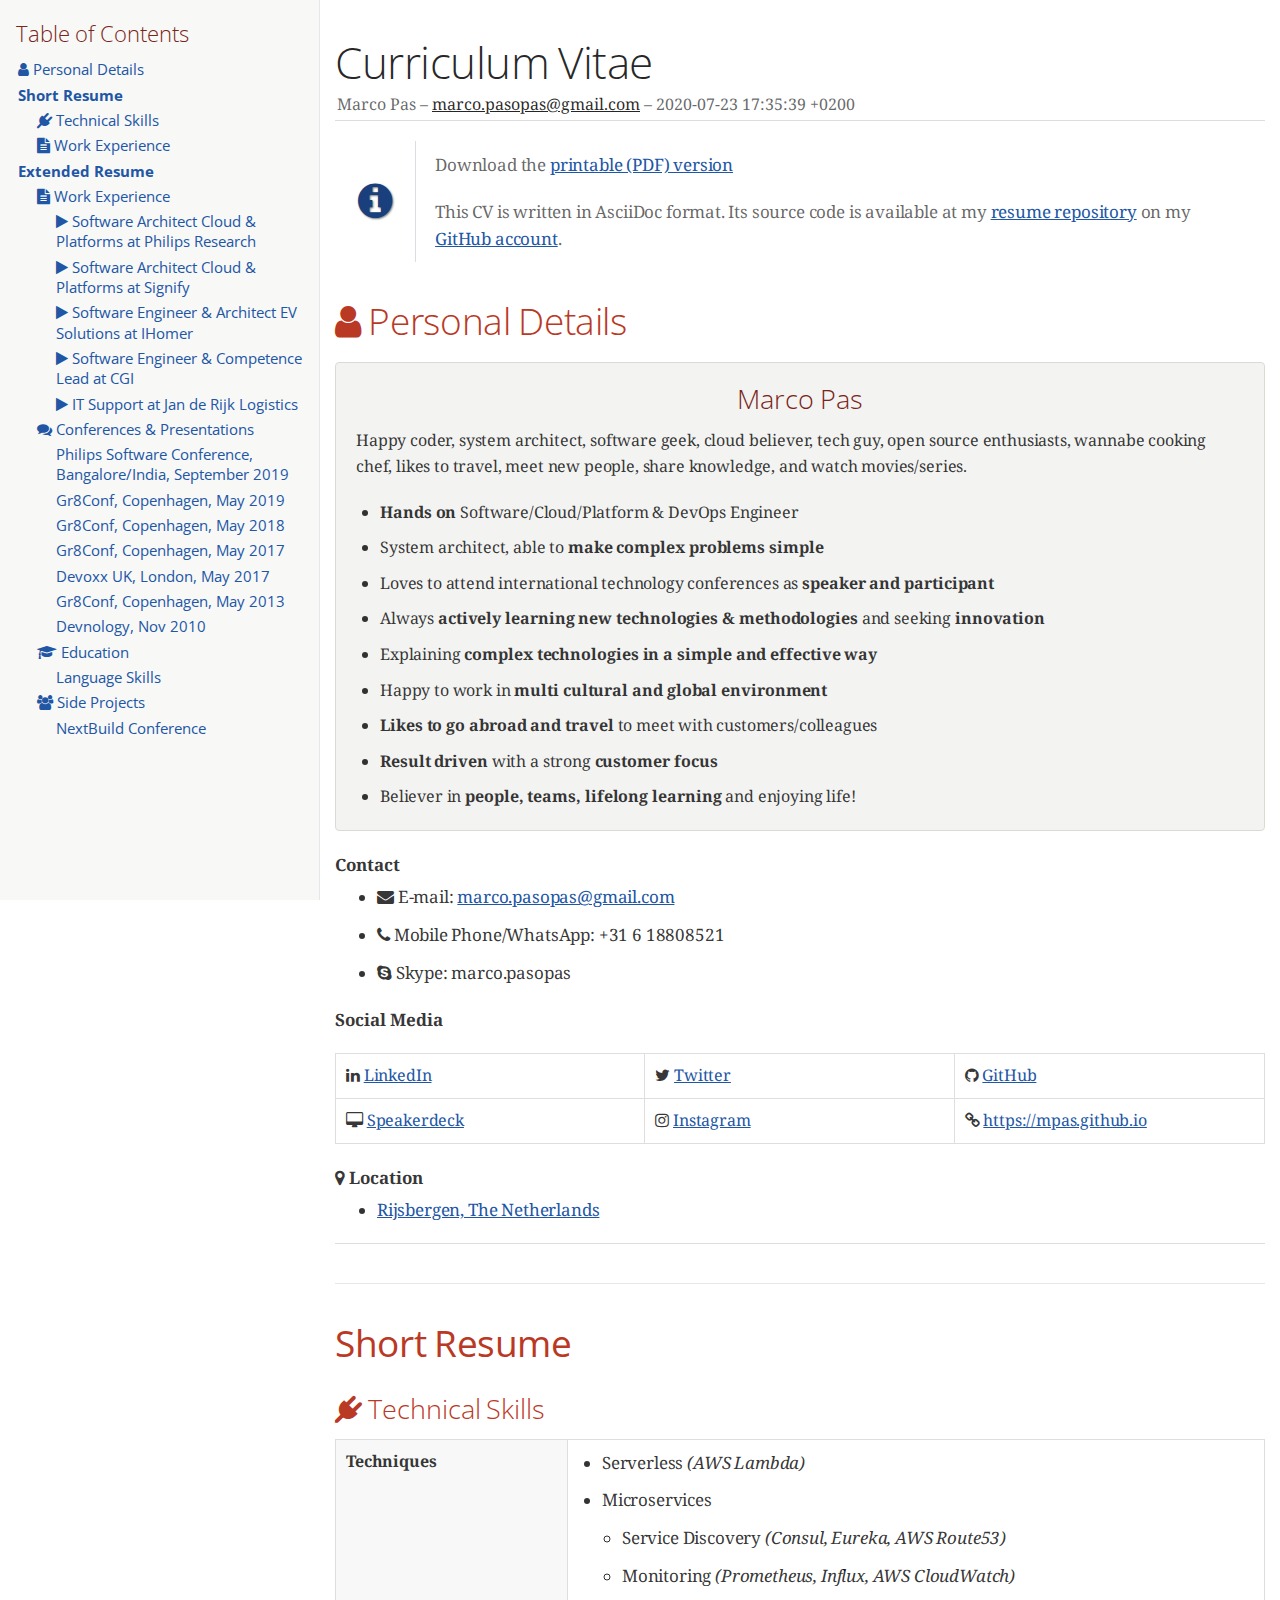
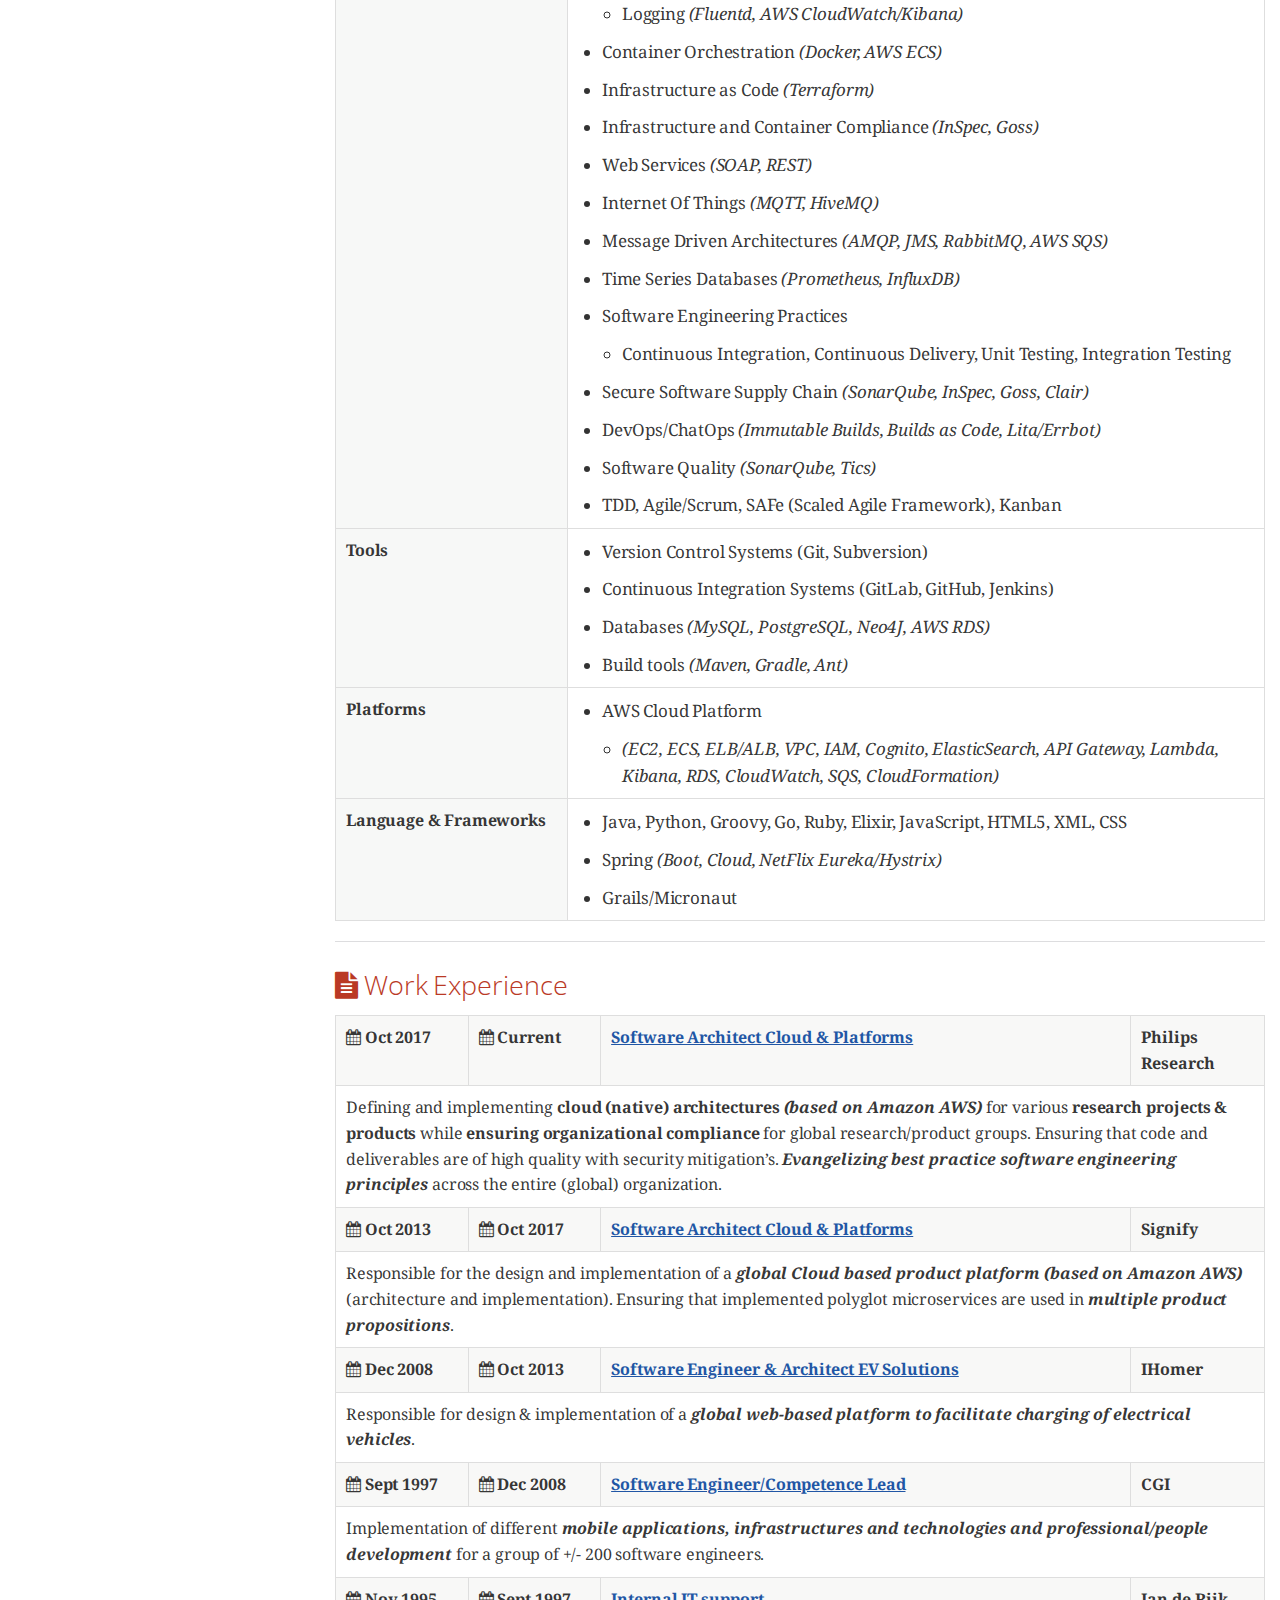
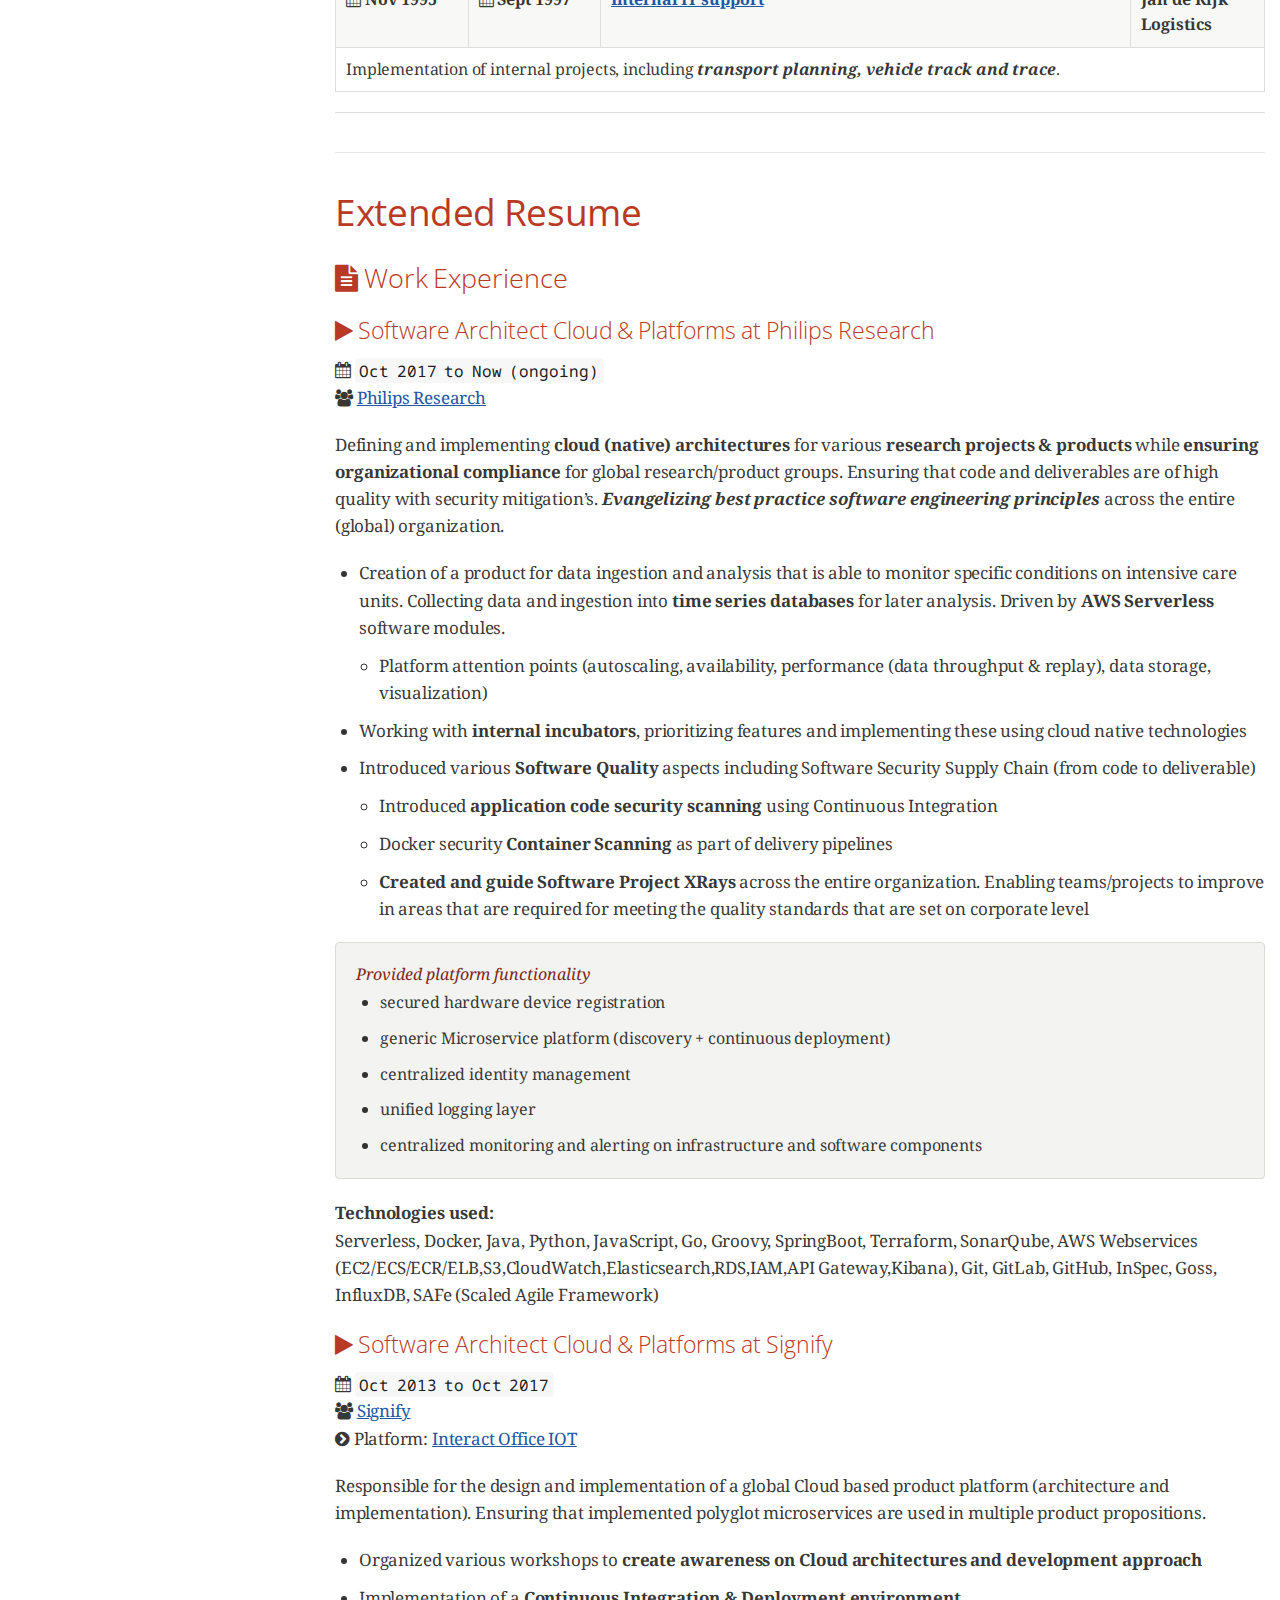
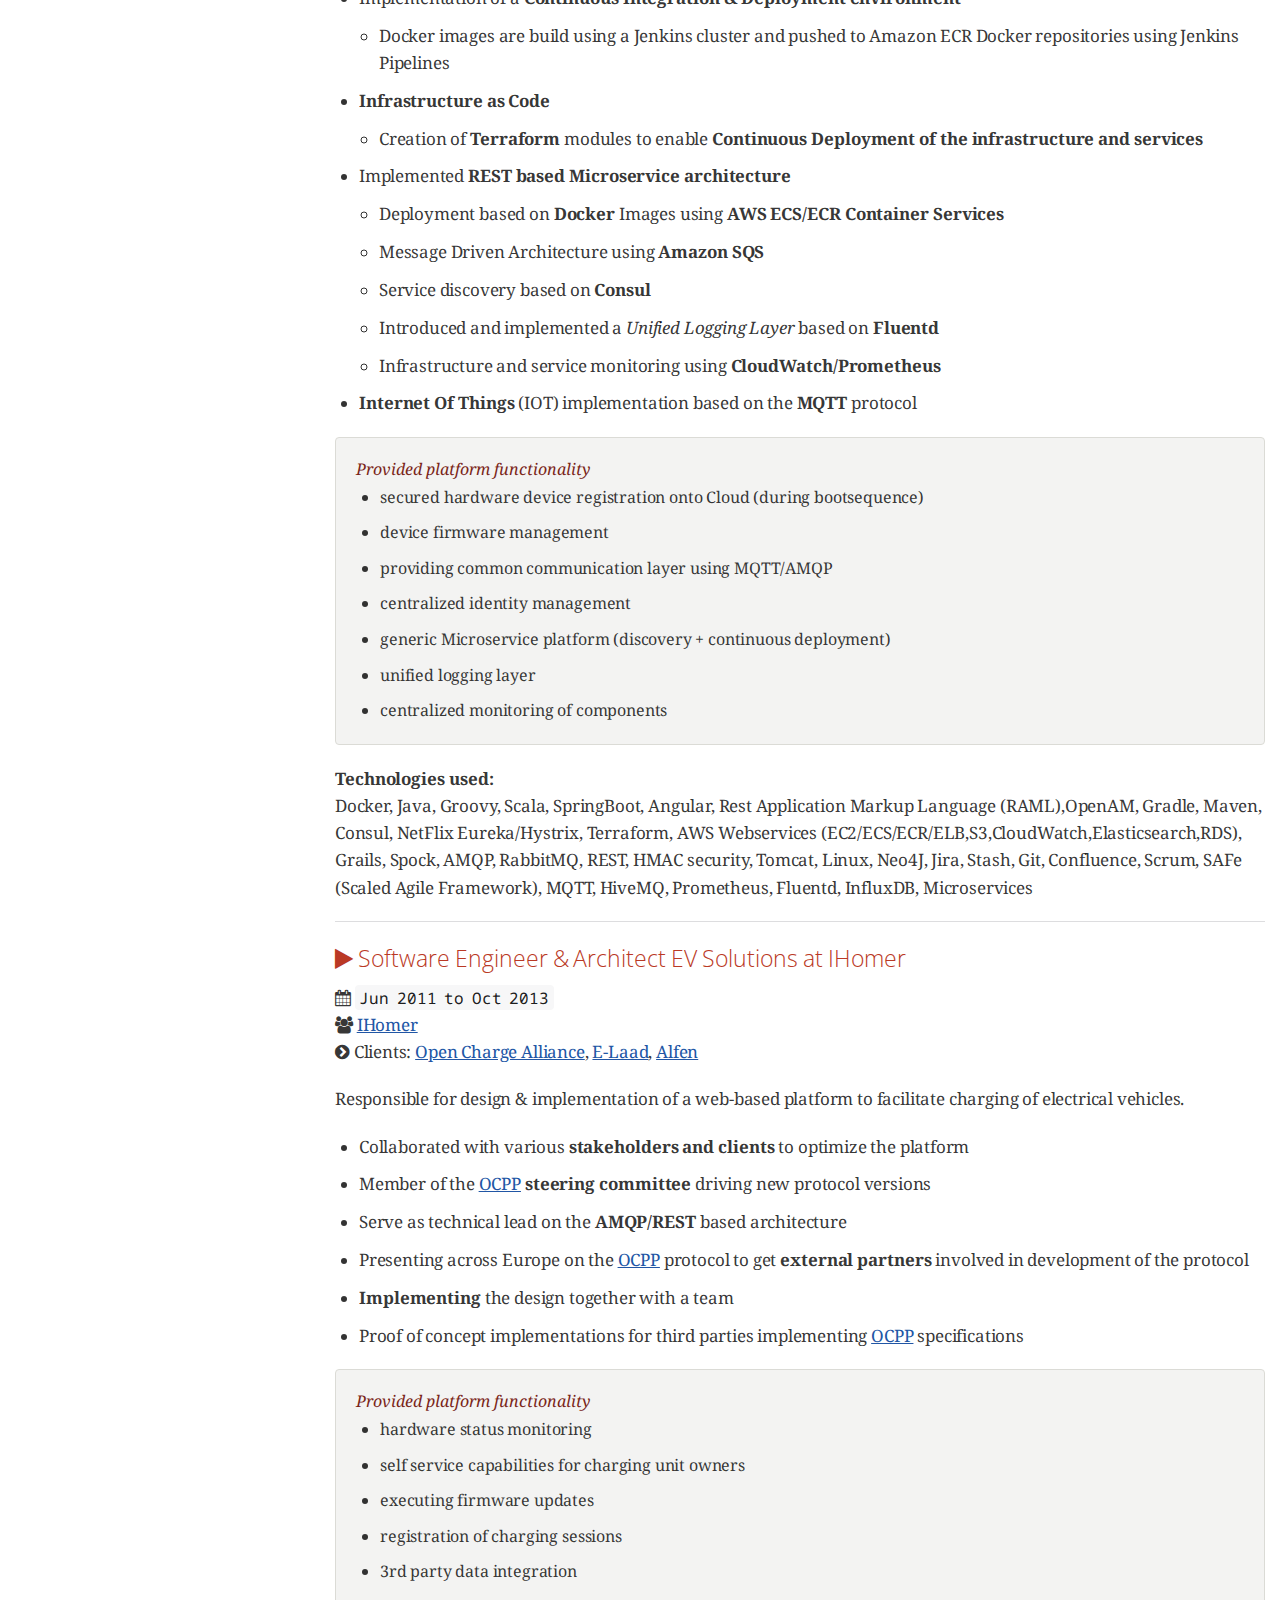
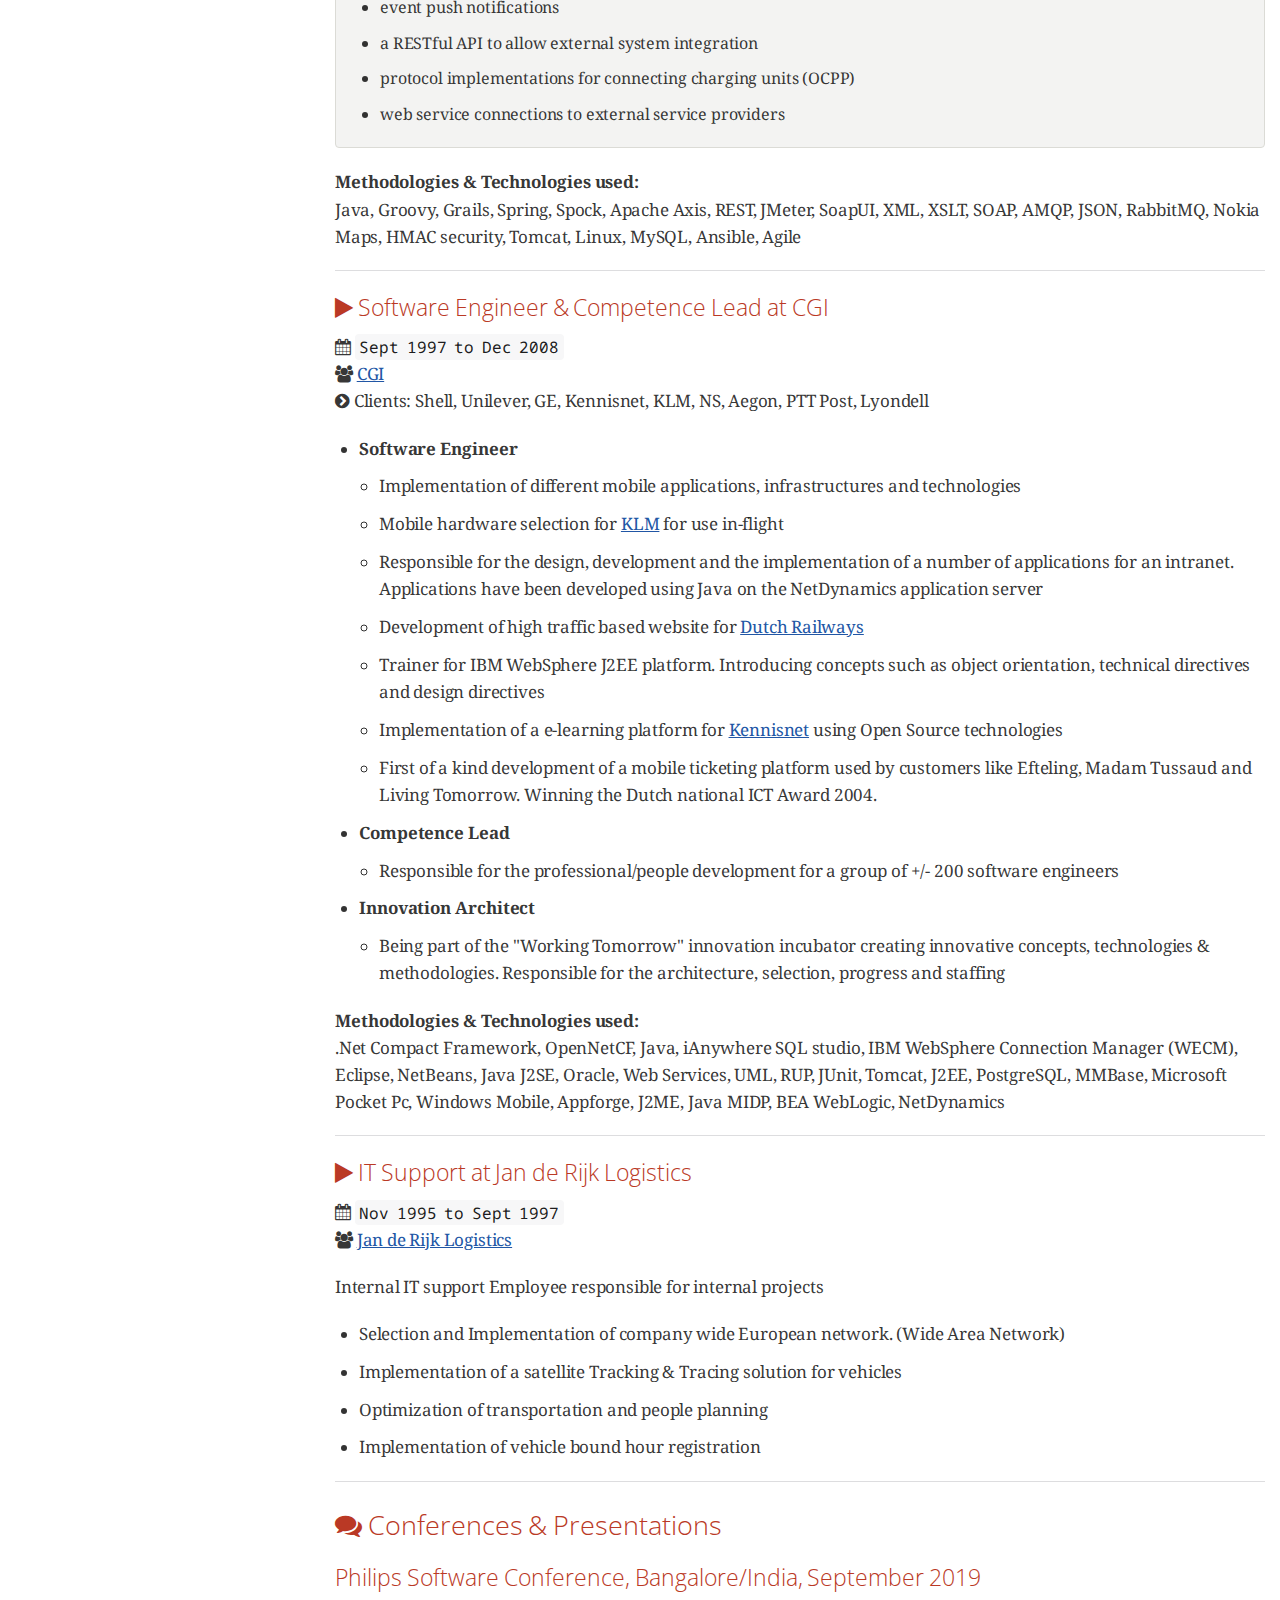
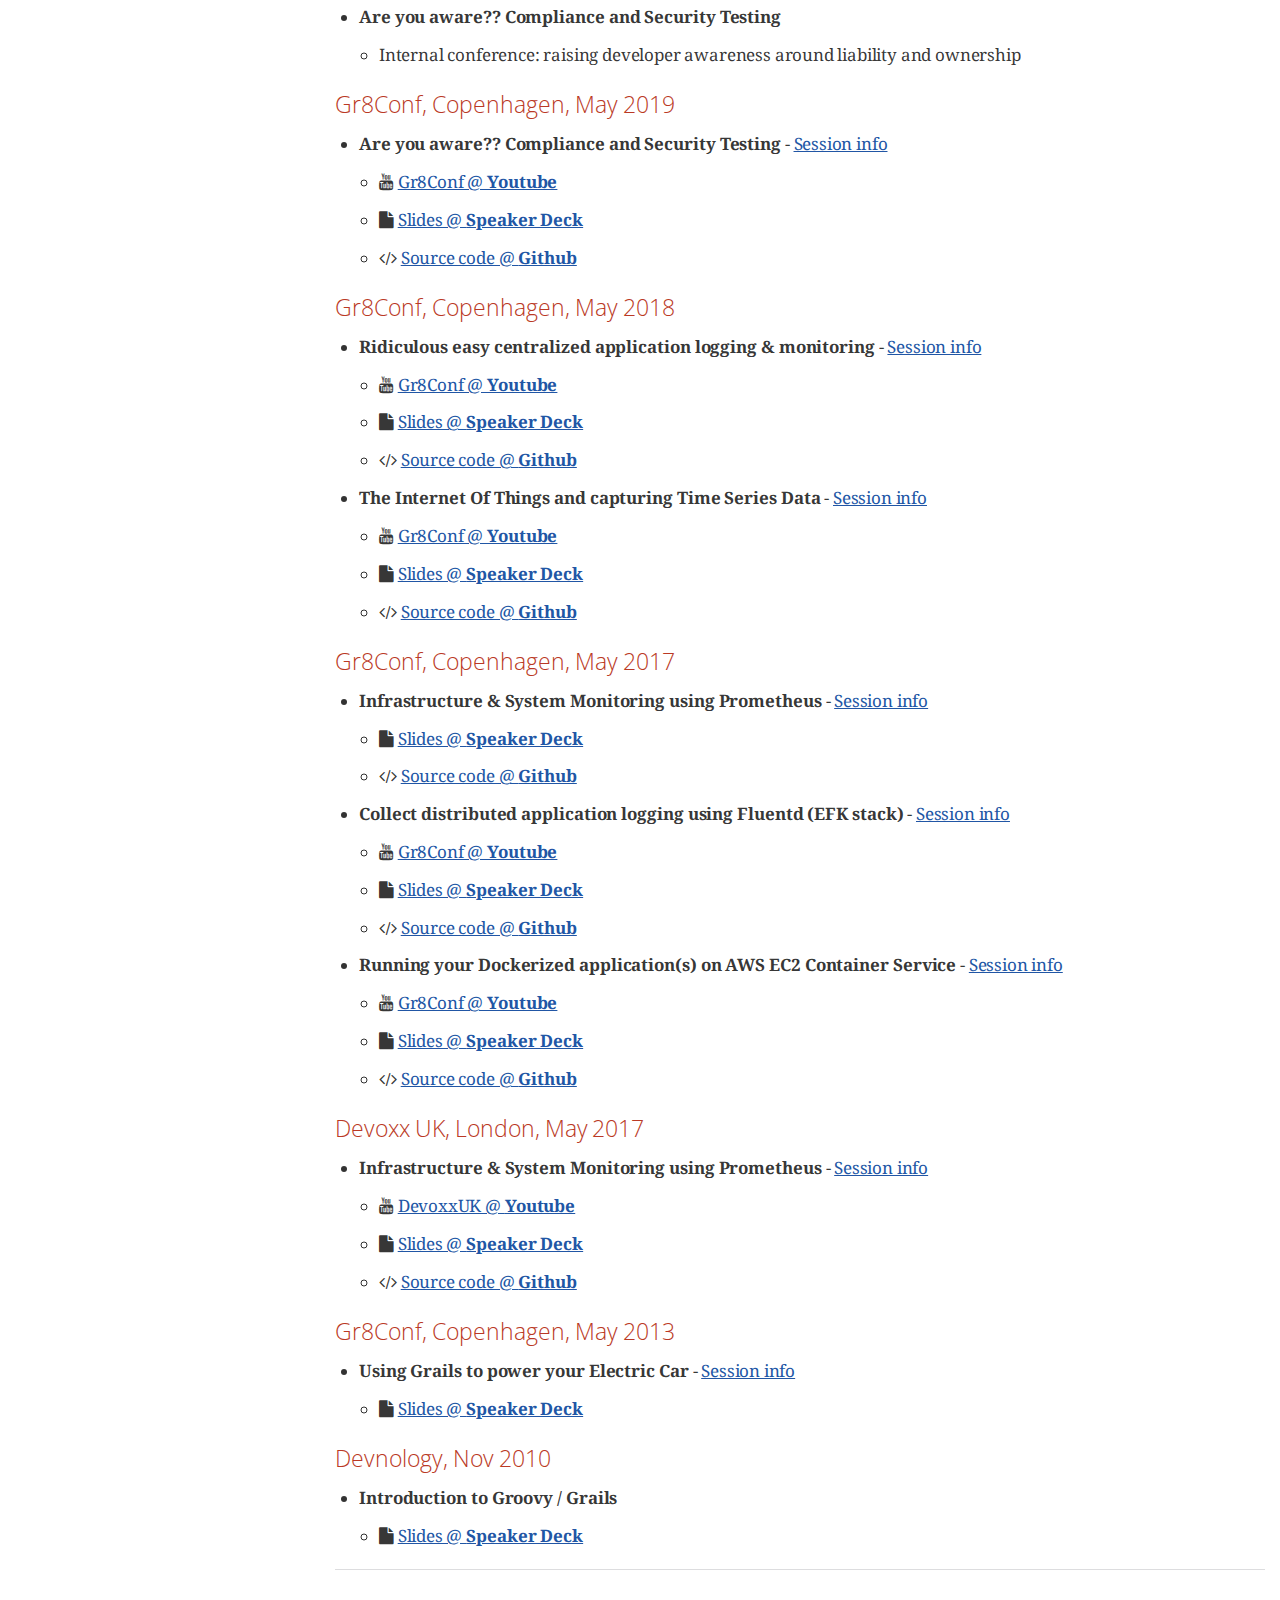
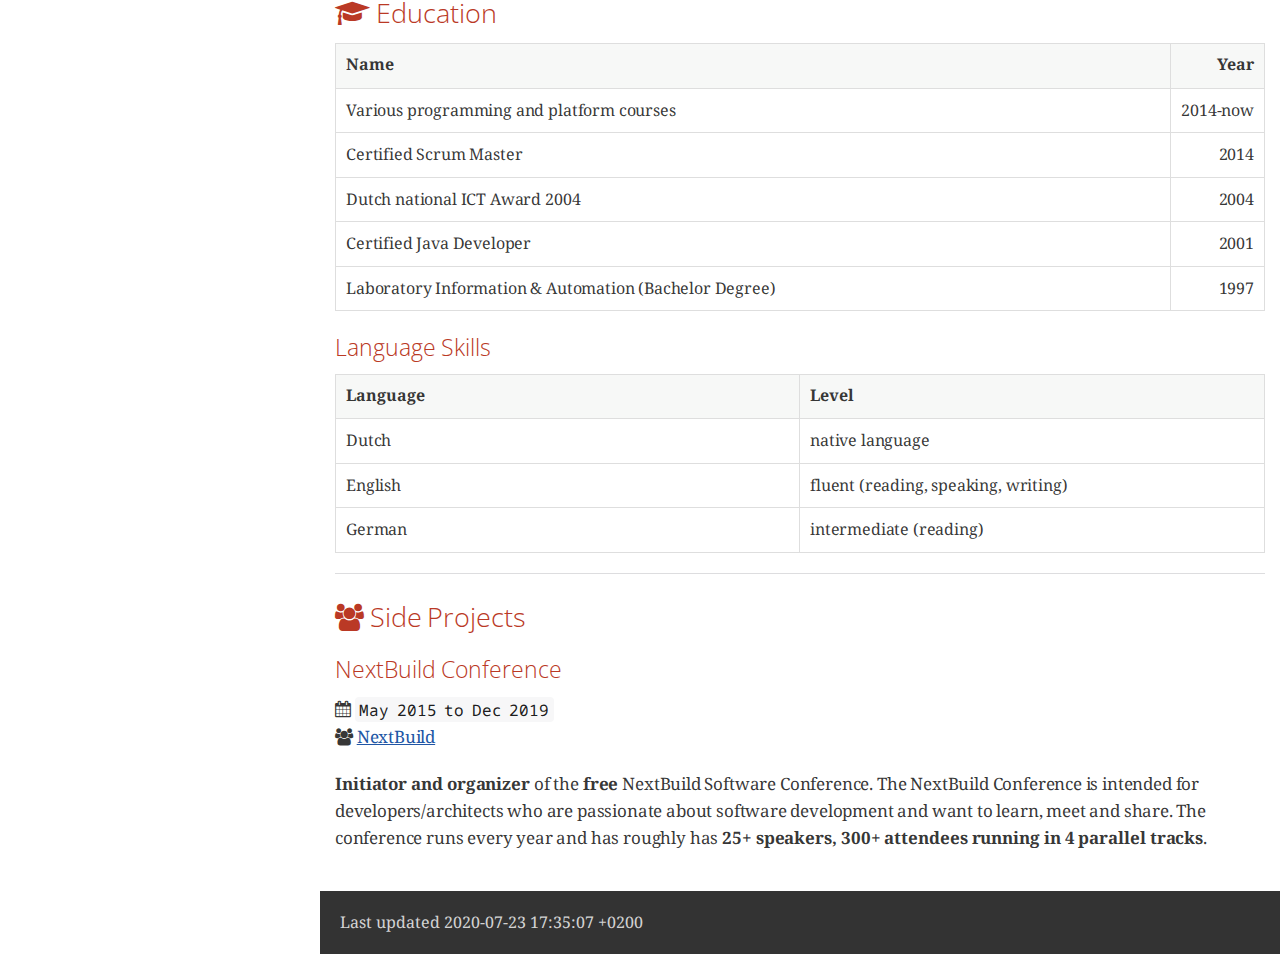
<file: docs/index.html>
<!DOCTYPE html>
<html lang="en">
<head>
<meta charset="UTF-8">
<meta http-equiv="X-UA-Compatible" content="IE=edge">
<meta name="viewport" content="width=device-width, initial-scale=1.0">
<meta name="generator" content="Asciidoctor 2.0.10">
<meta name="author" content="Marco Pas">
<title>Curriculum Vitae</title>
<link rel="stylesheet" href="https://fonts.googleapis.com/css?family=Open+Sans:300,300italic,400,400italic,600,600italic%7CNoto+Serif:400,400italic,700,700italic%7CDroid+Sans+Mono:400,700">
<style>
/* Asciidoctor default stylesheet | MIT License | https://asciidoctor.org */
/* Uncomment @import statement to use as custom stylesheet */
/*@import "https://fonts.googleapis.com/css?family=Open+Sans:300,300italic,400,400italic,600,600italic%7CNoto+Serif:400,400italic,700,700italic%7CDroid+Sans+Mono:400,700";*/
article,aside,details,figcaption,figure,footer,header,hgroup,main,nav,section{display:block}
audio,video{display:inline-block}
audio:not([controls]){display:none;height:0}
html{font-family:sans-serif;-ms-text-size-adjust:100%;-webkit-text-size-adjust:100%}
a{background:none}
a:focus{outline:thin dotted}
a:active,a:hover{outline:0}
h1{font-size:2em;margin:.67em 0}
abbr[title]{border-bottom:1px dotted}
b,strong{font-weight:bold}
dfn{font-style:italic}
hr{-moz-box-sizing:content-box;box-sizing:content-box;height:0}
mark{background:#ff0;color:#000}
code,kbd,pre,samp{font-family:monospace;font-size:1em}
pre{white-space:pre-wrap}
q{quotes:"\201C" "\201D" "\2018" "\2019"}
small{font-size:80%}
sub,sup{font-size:75%;line-height:0;position:relative;vertical-align:baseline}
sup{top:-.5em}
sub{bottom:-.25em}
img{border:0}
svg:not(:root){overflow:hidden}
figure{margin:0}
fieldset{border:1px solid silver;margin:0 2px;padding:.35em .625em .75em}
legend{border:0;padding:0}
button,input,select,textarea{font-family:inherit;font-size:100%;margin:0}
button,input{line-height:normal}
button,select{text-transform:none}
button,html input[type="button"],input[type="reset"],input[type="submit"]{-webkit-appearance:button;cursor:pointer}
button[disabled],html input[disabled]{cursor:default}
input[type="checkbox"],input[type="radio"]{box-sizing:border-box;padding:0}
button::-moz-focus-inner,input::-moz-focus-inner{border:0;padding:0}
textarea{overflow:auto;vertical-align:top}
table{border-collapse:collapse;border-spacing:0}
*,*::before,*::after{-moz-box-sizing:border-box;-webkit-box-sizing:border-box;box-sizing:border-box}
html,body{font-size:100%}
body{background:#fff;color:rgba(0,0,0,.8);padding:0;margin:0;font-family:"Noto Serif","DejaVu Serif",serif;font-weight:400;font-style:normal;line-height:1;position:relative;cursor:auto;tab-size:4;-moz-osx-font-smoothing:grayscale;-webkit-font-smoothing:antialiased}
a:hover{cursor:pointer}
img,object,embed{max-width:100%;height:auto}
object,embed{height:100%}
img{-ms-interpolation-mode:bicubic}
.left{float:left!important}
.right{float:right!important}
.text-left{text-align:left!important}
.text-right{text-align:right!important}
.text-center{text-align:center!important}
.text-justify{text-align:justify!important}
.hide{display:none}
img,object,svg{display:inline-block;vertical-align:middle}
textarea{height:auto;min-height:50px}
select{width:100%}
.center{margin-left:auto;margin-right:auto}
.stretch{width:100%}
.subheader,.admonitionblock td.content>.title,.audioblock>.title,.exampleblock>.title,.imageblock>.title,.listingblock>.title,.literalblock>.title,.stemblock>.title,.openblock>.title,.paragraph>.title,.quoteblock>.title,table.tableblock>.title,.verseblock>.title,.videoblock>.title,.dlist>.title,.olist>.title,.ulist>.title,.qlist>.title,.hdlist>.title{line-height:1.45;color:#7a2518;font-weight:400;margin-top:0;margin-bottom:.25em}
div,dl,dt,dd,ul,ol,li,h1,h2,h3,#toctitle,.sidebarblock>.content>.title,h4,h5,h6,pre,form,p,blockquote,th,td{margin:0;padding:0;direction:ltr}
a{color:#2156a5;text-decoration:underline;line-height:inherit}
a:hover,a:focus{color:#1d4b8f}
a img{border:0}
p{font-family:inherit;font-weight:400;font-size:1em;line-height:1.6;margin-bottom:1.25em;text-rendering:optimizeLegibility}
p aside{font-size:.875em;line-height:1.35;font-style:italic}
h1,h2,h3,#toctitle,.sidebarblock>.content>.title,h4,h5,h6{font-family:"Open Sans","DejaVu Sans",sans-serif;font-weight:300;font-style:normal;color:#ba3925;text-rendering:optimizeLegibility;margin-top:1em;margin-bottom:.5em;line-height:1.0125em}
h1 small,h2 small,h3 small,#toctitle small,.sidebarblock>.content>.title small,h4 small,h5 small,h6 small{font-size:60%;color:#e99b8f;line-height:0}
h1{font-size:2.125em}
h2{font-size:1.6875em}
h3,#toctitle,.sidebarblock>.content>.title{font-size:1.375em}
h4,h5{font-size:1.125em}
h6{font-size:1em}
hr{border:solid #dddddf;border-width:1px 0 0;clear:both;margin:1.25em 0 1.1875em;height:0}
em,i{font-style:italic;line-height:inherit}
strong,b{font-weight:bold;line-height:inherit}
small{font-size:60%;line-height:inherit}
code{font-family:"Droid Sans Mono","DejaVu Sans Mono",monospace;font-weight:400;color:rgba(0,0,0,.9)}
ul,ol,dl{font-size:1em;line-height:1.6;margin-bottom:1.25em;list-style-position:outside;font-family:inherit}
ul,ol{margin-left:1.5em}
ul li ul,ul li ol{margin-left:1.25em;margin-bottom:0;font-size:1em}
ul.square li ul,ul.circle li ul,ul.disc li ul{list-style:inherit}
ul.square{list-style-type:square}
ul.circle{list-style-type:circle}
ul.disc{list-style-type:disc}
ol li ul,ol li ol{margin-left:1.25em;margin-bottom:0}
dl dt{margin-bottom:.3125em;font-weight:bold}
dl dd{margin-bottom:1.25em}
abbr,acronym{text-transform:uppercase;font-size:90%;color:rgba(0,0,0,.8);border-bottom:1px dotted #ddd;cursor:help}
abbr{text-transform:none}
blockquote{margin:0 0 1.25em;padding:.5625em 1.25em 0 1.1875em;border-left:1px solid #ddd}
blockquote cite{display:block;font-size:.9375em;color:rgba(0,0,0,.6)}
blockquote cite::before{content:"\2014 \0020"}
blockquote cite a,blockquote cite a:visited{color:rgba(0,0,0,.6)}
blockquote,blockquote p{line-height:1.6;color:rgba(0,0,0,.85)}
@media screen and (min-width:768px){h1,h2,h3,#toctitle,.sidebarblock>.content>.title,h4,h5,h6{line-height:1.2}
h1{font-size:2.75em}
h2{font-size:2.3125em}
h3,#toctitle,.sidebarblock>.content>.title{font-size:1.6875em}
h4{font-size:1.4375em}}
table{background:#fff;margin-bottom:1.25em;border:solid 1px #dedede}
table thead,table tfoot{background:#f7f8f7}
table thead tr th,table thead tr td,table tfoot tr th,table tfoot tr td{padding:.5em .625em .625em;font-size:inherit;color:rgba(0,0,0,.8);text-align:left}
table tr th,table tr td{padding:.5625em .625em;font-size:inherit;color:rgba(0,0,0,.8)}
table tr.even,table tr.alt{background:#f8f8f7}
table thead tr th,table tfoot tr th,table tbody tr td,table tr td,table tfoot tr td{display:table-cell;line-height:1.6}
h1,h2,h3,#toctitle,.sidebarblock>.content>.title,h4,h5,h6{line-height:1.2;word-spacing:-.05em}
h1 strong,h2 strong,h3 strong,#toctitle strong,.sidebarblock>.content>.title strong,h4 strong,h5 strong,h6 strong{font-weight:400}
.clearfix::before,.clearfix::after,.float-group::before,.float-group::after{content:" ";display:table}
.clearfix::after,.float-group::after{clear:both}
:not(pre):not([class^=L])>code{font-size:.9375em;font-style:normal!important;letter-spacing:0;padding:.1em .5ex;word-spacing:-.15em;background:#f7f7f8;-webkit-border-radius:4px;border-radius:4px;line-height:1.45;text-rendering:optimizeSpeed;word-wrap:break-word}
:not(pre)>code.nobreak{word-wrap:normal}
:not(pre)>code.nowrap{white-space:nowrap}
pre{color:rgba(0,0,0,.9);font-family:"Droid Sans Mono","DejaVu Sans Mono",monospace;line-height:1.45;text-rendering:optimizeSpeed}
pre code,pre pre{color:inherit;font-size:inherit;line-height:inherit}
pre>code{display:block}
pre.nowrap,pre.nowrap pre{white-space:pre;word-wrap:normal}
em em{font-style:normal}
strong strong{font-weight:400}
.keyseq{color:rgba(51,51,51,.8)}
kbd{font-family:"Droid Sans Mono","DejaVu Sans Mono",monospace;display:inline-block;color:rgba(0,0,0,.8);font-size:.65em;line-height:1.45;background:#f7f7f7;border:1px solid #ccc;-webkit-border-radius:3px;border-radius:3px;-webkit-box-shadow:0 1px 0 rgba(0,0,0,.2),0 0 0 .1em white inset;box-shadow:0 1px 0 rgba(0,0,0,.2),0 0 0 .1em #fff inset;margin:0 .15em;padding:.2em .5em;vertical-align:middle;position:relative;top:-.1em;white-space:nowrap}
.keyseq kbd:first-child{margin-left:0}
.keyseq kbd:last-child{margin-right:0}
.menuseq,.menuref{color:#000}
.menuseq b:not(.caret),.menuref{font-weight:inherit}
.menuseq{word-spacing:-.02em}
.menuseq b.caret{font-size:1.25em;line-height:.8}
.menuseq i.caret{font-weight:bold;text-align:center;width:.45em}
b.button::before,b.button::after{position:relative;top:-1px;font-weight:400}
b.button::before{content:"[";padding:0 3px 0 2px}
b.button::after{content:"]";padding:0 2px 0 3px}
p a>code:hover{color:rgba(0,0,0,.9)}
#header,#content,#footnotes,#footer{width:100%;margin-left:auto;margin-right:auto;margin-top:0;margin-bottom:0;max-width:62.5em;*zoom:1;position:relative;padding-left:.9375em;padding-right:.9375em}
#header::before,#header::after,#content::before,#content::after,#footnotes::before,#footnotes::after,#footer::before,#footer::after{content:" ";display:table}
#header::after,#content::after,#footnotes::after,#footer::after{clear:both}
#content{margin-top:1.25em}
#content::before{content:none}
#header>h1:first-child{color:rgba(0,0,0,.85);margin-top:2.25rem;margin-bottom:0}
#header>h1:first-child+#toc{margin-top:8px;border-top:1px solid #dddddf}
#header>h1:only-child,body.toc2 #header>h1:nth-last-child(2){border-bottom:1px solid #dddddf;padding-bottom:8px}
#header .details{border-bottom:1px solid #dddddf;line-height:1.45;padding-top:.25em;padding-bottom:.25em;padding-left:.25em;color:rgba(0,0,0,.6);display:-ms-flexbox;display:-webkit-flex;display:flex;-ms-flex-flow:row wrap;-webkit-flex-flow:row wrap;flex-flow:row wrap}
#header .details span:first-child{margin-left:-.125em}
#header .details span.email a{color:rgba(0,0,0,.85)}
#header .details br{display:none}
#header .details br+span::before{content:"\00a0\2013\00a0"}
#header .details br+span.author::before{content:"\00a0\22c5\00a0";color:rgba(0,0,0,.85)}
#header .details br+span#revremark::before{content:"\00a0|\00a0"}
#header #revnumber{text-transform:capitalize}
#header #revnumber::after{content:"\00a0"}
#content>h1:first-child:not([class]){color:rgba(0,0,0,.85);border-bottom:1px solid #dddddf;padding-bottom:8px;margin-top:0;padding-top:1rem;margin-bottom:1.25rem}
#toc{border-bottom:1px solid #e7e7e9;padding-bottom:.5em}
#toc>ul{margin-left:.125em}
#toc ul.sectlevel0>li>a{font-style:italic}
#toc ul.sectlevel0 ul.sectlevel1{margin:.5em 0}
#toc ul{font-family:"Open Sans","DejaVu Sans",sans-serif;list-style-type:none}
#toc li{line-height:1.3334;margin-top:.3334em}
#toc a{text-decoration:none}
#toc a:active{text-decoration:underline}
#toctitle{color:#7a2518;font-size:1.2em}
@media screen and (min-width:768px){#toctitle{font-size:1.375em}
body.toc2{padding-left:15em;padding-right:0}
#toc.toc2{margin-top:0!important;background:#f8f8f7;position:fixed;width:15em;left:0;top:0;border-right:1px solid #e7e7e9;border-top-width:0!important;border-bottom-width:0!important;z-index:1000;padding:1.25em 1em;height:100%;overflow:auto}
#toc.toc2 #toctitle{margin-top:0;margin-bottom:.8rem;font-size:1.2em}
#toc.toc2>ul{font-size:.9em;margin-bottom:0}
#toc.toc2 ul ul{margin-left:0;padding-left:1em}
#toc.toc2 ul.sectlevel0 ul.sectlevel1{padding-left:0;margin-top:.5em;margin-bottom:.5em}
body.toc2.toc-right{padding-left:0;padding-right:15em}
body.toc2.toc-right #toc.toc2{border-right-width:0;border-left:1px solid #e7e7e9;left:auto;right:0}}
@media screen and (min-width:1280px){body.toc2{padding-left:20em;padding-right:0}
#toc.toc2{width:20em}
#toc.toc2 #toctitle{font-size:1.375em}
#toc.toc2>ul{font-size:.95em}
#toc.toc2 ul ul{padding-left:1.25em}
body.toc2.toc-right{padding-left:0;padding-right:20em}}
#content #toc{border-style:solid;border-width:1px;border-color:#e0e0dc;margin-bottom:1.25em;padding:1.25em;background:#f8f8f7;-webkit-border-radius:4px;border-radius:4px}
#content #toc>:first-child{margin-top:0}
#content #toc>:last-child{margin-bottom:0}
#footer{max-width:100%;background:rgba(0,0,0,.8);padding:1.25em}
#footer-text{color:rgba(255,255,255,.8);line-height:1.44}
#content{margin-bottom:.625em}
.sect1{padding-bottom:.625em}
@media screen and (min-width:768px){#content{margin-bottom:1.25em}
.sect1{padding-bottom:1.25em}}
.sect1:last-child{padding-bottom:0}
.sect1+.sect1{border-top:1px solid #e7e7e9}
#content h1>a.anchor,h2>a.anchor,h3>a.anchor,#toctitle>a.anchor,.sidebarblock>.content>.title>a.anchor,h4>a.anchor,h5>a.anchor,h6>a.anchor{position:absolute;z-index:1001;width:1.5ex;margin-left:-1.5ex;display:block;text-decoration:none!important;visibility:hidden;text-align:center;font-weight:400}
#content h1>a.anchor::before,h2>a.anchor::before,h3>a.anchor::before,#toctitle>a.anchor::before,.sidebarblock>.content>.title>a.anchor::before,h4>a.anchor::before,h5>a.anchor::before,h6>a.anchor::before{content:"\00A7";font-size:.85em;display:block;padding-top:.1em}
#content h1:hover>a.anchor,#content h1>a.anchor:hover,h2:hover>a.anchor,h2>a.anchor:hover,h3:hover>a.anchor,#toctitle:hover>a.anchor,.sidebarblock>.content>.title:hover>a.anchor,h3>a.anchor:hover,#toctitle>a.anchor:hover,.sidebarblock>.content>.title>a.anchor:hover,h4:hover>a.anchor,h4>a.anchor:hover,h5:hover>a.anchor,h5>a.anchor:hover,h6:hover>a.anchor,h6>a.anchor:hover{visibility:visible}
#content h1>a.link,h2>a.link,h3>a.link,#toctitle>a.link,.sidebarblock>.content>.title>a.link,h4>a.link,h5>a.link,h6>a.link{color:#ba3925;text-decoration:none}
#content h1>a.link:hover,h2>a.link:hover,h3>a.link:hover,#toctitle>a.link:hover,.sidebarblock>.content>.title>a.link:hover,h4>a.link:hover,h5>a.link:hover,h6>a.link:hover{color:#a53221}
details,.audioblock,.imageblock,.literalblock,.listingblock,.stemblock,.videoblock{margin-bottom:1.25em}
details>summary:first-of-type{cursor:pointer;display:list-item;outline:none;margin-bottom:.75em}
.admonitionblock td.content>.title,.audioblock>.title,.exampleblock>.title,.imageblock>.title,.listingblock>.title,.literalblock>.title,.stemblock>.title,.openblock>.title,.paragraph>.title,.quoteblock>.title,table.tableblock>.title,.verseblock>.title,.videoblock>.title,.dlist>.title,.olist>.title,.ulist>.title,.qlist>.title,.hdlist>.title{text-rendering:optimizeLegibility;text-align:left;font-family:"Noto Serif","DejaVu Serif",serif;font-size:1rem;font-style:italic}
table.tableblock.fit-content>caption.title{white-space:nowrap;width:0}
.paragraph.lead>p,#preamble>.sectionbody>[class="paragraph"]:first-of-type p{font-size:1.21875em;line-height:1.6;color:rgba(0,0,0,.85)}
table.tableblock #preamble>.sectionbody>[class="paragraph"]:first-of-type p{font-size:inherit}
.admonitionblock>table{border-collapse:separate;border:0;background:none;width:100%}
.admonitionblock>table td.icon{text-align:center;width:80px}
.admonitionblock>table td.icon img{max-width:none}
.admonitionblock>table td.icon .title{font-weight:bold;font-family:"Open Sans","DejaVu Sans",sans-serif;text-transform:uppercase}
.admonitionblock>table td.content{padding-left:1.125em;padding-right:1.25em;border-left:1px solid #dddddf;color:rgba(0,0,0,.6)}
.admonitionblock>table td.content>:last-child>:last-child{margin-bottom:0}
.exampleblock>.content{border-style:solid;border-width:1px;border-color:#e6e6e6;margin-bottom:1.25em;padding:1.25em;background:#fff;-webkit-border-radius:4px;border-radius:4px}
.exampleblock>.content>:first-child{margin-top:0}
.exampleblock>.content>:last-child{margin-bottom:0}
.sidebarblock{border-style:solid;border-width:1px;border-color:#dbdbd6;margin-bottom:1.25em;padding:1.25em;background:#f3f3f2;-webkit-border-radius:4px;border-radius:4px}
.sidebarblock>:first-child{margin-top:0}
.sidebarblock>:last-child{margin-bottom:0}
.sidebarblock>.content>.title{color:#7a2518;margin-top:0;text-align:center}
.exampleblock>.content>:last-child>:last-child,.exampleblock>.content .olist>ol>li:last-child>:last-child,.exampleblock>.content .ulist>ul>li:last-child>:last-child,.exampleblock>.content .qlist>ol>li:last-child>:last-child,.sidebarblock>.content>:last-child>:last-child,.sidebarblock>.content .olist>ol>li:last-child>:last-child,.sidebarblock>.content .ulist>ul>li:last-child>:last-child,.sidebarblock>.content .qlist>ol>li:last-child>:last-child{margin-bottom:0}
.literalblock pre,.listingblock>.content>pre{-webkit-border-radius:4px;border-radius:4px;word-wrap:break-word;overflow-x:auto;padding:1em;font-size:.8125em}
@media screen and (min-width:768px){.literalblock pre,.listingblock>.content>pre{font-size:.90625em}}
@media screen and (min-width:1280px){.literalblock pre,.listingblock>.content>pre{font-size:1em}}
.literalblock pre,.listingblock>.content>pre:not(.highlight),.listingblock>.content>pre[class="highlight"],.listingblock>.content>pre[class^="highlight "]{background:#f7f7f8}
.literalblock.output pre{color:#f7f7f8;background:rgba(0,0,0,.9)}
.listingblock>.content{position:relative}
.listingblock code[data-lang]::before{display:none;content:attr(data-lang);position:absolute;font-size:.75em;top:.425rem;right:.5rem;line-height:1;text-transform:uppercase;color:inherit;opacity:.5}
.listingblock:hover code[data-lang]::before{display:block}
.listingblock.terminal pre .command::before{content:attr(data-prompt);padding-right:.5em;color:inherit;opacity:.5}
.listingblock.terminal pre .command:not([data-prompt])::before{content:"$"}
.listingblock pre.highlightjs{padding:0}
.listingblock pre.highlightjs>code{padding:1em;-webkit-border-radius:4px;border-radius:4px}
.listingblock pre.prettyprint{border-width:0}
.prettyprint{background:#f7f7f8}
pre.prettyprint .linenums{line-height:1.45;margin-left:2em}
pre.prettyprint li{background:none;list-style-type:inherit;padding-left:0}
pre.prettyprint li code[data-lang]::before{opacity:1}
pre.prettyprint li:not(:first-child) code[data-lang]::before{display:none}
table.linenotable{border-collapse:separate;border:0;margin-bottom:0;background:none}
table.linenotable td[class]{color:inherit;vertical-align:top;padding:0;line-height:inherit;white-space:normal}
table.linenotable td.code{padding-left:.75em}
table.linenotable td.linenos{border-right:1px solid currentColor;opacity:.35;padding-right:.5em}
pre.pygments .lineno{border-right:1px solid currentColor;opacity:.35;display:inline-block;margin-right:.75em}
pre.pygments .lineno::before{content:"";margin-right:-.125em}
.quoteblock{margin:0 1em 1.25em 1.5em;display:table}
.quoteblock:not(.excerpt)>.title{margin-left:-1.5em;margin-bottom:.75em}
.quoteblock blockquote,.quoteblock p{color:rgba(0,0,0,.85);font-size:1.15rem;line-height:1.75;word-spacing:.1em;letter-spacing:0;font-style:italic;text-align:justify}
.quoteblock blockquote{margin:0;padding:0;border:0}
.quoteblock blockquote::before{content:"\201c";float:left;font-size:2.75em;font-weight:bold;line-height:.6em;margin-left:-.6em;color:#7a2518;text-shadow:0 1px 2px rgba(0,0,0,.1)}
.quoteblock blockquote>.paragraph:last-child p{margin-bottom:0}
.quoteblock .attribution{margin-top:.75em;margin-right:.5ex;text-align:right}
.verseblock{margin:0 1em 1.25em}
.verseblock pre{font-family:"Open Sans","DejaVu Sans",sans;font-size:1.15rem;color:rgba(0,0,0,.85);font-weight:300;text-rendering:optimizeLegibility}
.verseblock pre strong{font-weight:400}
.verseblock .attribution{margin-top:1.25rem;margin-left:.5ex}
.quoteblock .attribution,.verseblock .attribution{font-size:.9375em;line-height:1.45;font-style:italic}
.quoteblock .attribution br,.verseblock .attribution br{display:none}
.quoteblock .attribution cite,.verseblock .attribution cite{display:block;letter-spacing:-.025em;color:rgba(0,0,0,.6)}
.quoteblock.abstract blockquote::before,.quoteblock.excerpt blockquote::before,.quoteblock .quoteblock blockquote::before{display:none}
.quoteblock.abstract blockquote,.quoteblock.abstract p,.quoteblock.excerpt blockquote,.quoteblock.excerpt p,.quoteblock .quoteblock blockquote,.quoteblock .quoteblock p{line-height:1.6;word-spacing:0}
.quoteblock.abstract{margin:0 1em 1.25em;display:block}
.quoteblock.abstract>.title{margin:0 0 .375em;font-size:1.15em;text-align:center}
.quoteblock.excerpt>blockquote,.quoteblock .quoteblock{padding:0 0 .25em 1em;border-left:.25em solid #dddddf}
.quoteblock.excerpt,.quoteblock .quoteblock{margin-left:0}
.quoteblock.excerpt blockquote,.quoteblock.excerpt p,.quoteblock .quoteblock blockquote,.quoteblock .quoteblock p{color:inherit;font-size:1.0625rem}
.quoteblock.excerpt .attribution,.quoteblock .quoteblock .attribution{color:inherit;text-align:left;margin-right:0}
table.tableblock{max-width:100%;border-collapse:separate}
p.tableblock:last-child{margin-bottom:0}
td.tableblock>.content>:last-child{margin-bottom:-1.25em}
td.tableblock>.content>:last-child.sidebarblock{margin-bottom:0}
table.tableblock,th.tableblock,td.tableblock{border:0 solid #dedede}
table.grid-all>thead>tr>.tableblock,table.grid-all>tbody>tr>.tableblock{border-width:0 1px 1px 0}
table.grid-all>tfoot>tr>.tableblock{border-width:1px 1px 0 0}
table.grid-cols>*>tr>.tableblock{border-width:0 1px 0 0}
table.grid-rows>thead>tr>.tableblock,table.grid-rows>tbody>tr>.tableblock{border-width:0 0 1px}
table.grid-rows>tfoot>tr>.tableblock{border-width:1px 0 0}
table.grid-all>*>tr>.tableblock:last-child,table.grid-cols>*>tr>.tableblock:last-child{border-right-width:0}
table.grid-all>tbody>tr:last-child>.tableblock,table.grid-all>thead:last-child>tr>.tableblock,table.grid-rows>tbody>tr:last-child>.tableblock,table.grid-rows>thead:last-child>tr>.tableblock{border-bottom-width:0}
table.frame-all{border-width:1px}
table.frame-sides{border-width:0 1px}
table.frame-topbot,table.frame-ends{border-width:1px 0}
table.stripes-all tr,table.stripes-odd tr:nth-of-type(odd),table.stripes-even tr:nth-of-type(even),table.stripes-hover tr:hover{background:#f8f8f7}
th.halign-left,td.halign-left{text-align:left}
th.halign-right,td.halign-right{text-align:right}
th.halign-center,td.halign-center{text-align:center}
th.valign-top,td.valign-top{vertical-align:top}
th.valign-bottom,td.valign-bottom{vertical-align:bottom}
th.valign-middle,td.valign-middle{vertical-align:middle}
table thead th,table tfoot th{font-weight:bold}
tbody tr th{display:table-cell;line-height:1.6;background:#f7f8f7}
tbody tr th,tbody tr th p,tfoot tr th,tfoot tr th p{color:rgba(0,0,0,.8);font-weight:bold}
p.tableblock>code:only-child{background:none;padding:0}
p.tableblock{font-size:1em}
ol{margin-left:1.75em}
ul li ol{margin-left:1.5em}
dl dd{margin-left:1.125em}
dl dd:last-child,dl dd:last-child>:last-child{margin-bottom:0}
ol>li p,ul>li p,ul dd,ol dd,.olist .olist,.ulist .ulist,.ulist .olist,.olist .ulist{margin-bottom:.625em}
ul.checklist,ul.none,ol.none,ul.no-bullet,ol.no-bullet,ol.unnumbered,ul.unstyled,ol.unstyled{list-style-type:none}
ul.no-bullet,ol.no-bullet,ol.unnumbered{margin-left:.625em}
ul.unstyled,ol.unstyled{margin-left:0}
ul.checklist{margin-left:.625em}
ul.checklist li>p:first-child>.fa-square-o:first-child,ul.checklist li>p:first-child>.fa-check-square-o:first-child{width:1.25em;font-size:.8em;position:relative;bottom:.125em}
ul.checklist li>p:first-child>input[type="checkbox"]:first-child{margin-right:.25em}
ul.inline{display:-ms-flexbox;display:-webkit-box;display:flex;-ms-flex-flow:row wrap;-webkit-flex-flow:row wrap;flex-flow:row wrap;list-style:none;margin:0 0 .625em -1.25em}
ul.inline>li{margin-left:1.25em}
.unstyled dl dt{font-weight:400;font-style:normal}
ol.arabic{list-style-type:decimal}
ol.decimal{list-style-type:decimal-leading-zero}
ol.loweralpha{list-style-type:lower-alpha}
ol.upperalpha{list-style-type:upper-alpha}
ol.lowerroman{list-style-type:lower-roman}
ol.upperroman{list-style-type:upper-roman}
ol.lowergreek{list-style-type:lower-greek}
.hdlist>table,.colist>table{border:0;background:none}
.hdlist>table>tbody>tr,.colist>table>tbody>tr{background:none}
td.hdlist1,td.hdlist2{vertical-align:top;padding:0 .625em}
td.hdlist1{font-weight:bold;padding-bottom:1.25em}
.literalblock+.colist,.listingblock+.colist{margin-top:-.5em}
.colist td:not([class]):first-child{padding:.4em .75em 0;line-height:1;vertical-align:top}
.colist td:not([class]):first-child img{max-width:none}
.colist td:not([class]):last-child{padding:.25em 0}
.thumb,.th{line-height:0;display:inline-block;border:solid 4px #fff;-webkit-box-shadow:0 0 0 1px #ddd;box-shadow:0 0 0 1px #ddd}
.imageblock.left{margin:.25em .625em 1.25em 0}
.imageblock.right{margin:.25em 0 1.25em .625em}
.imageblock>.title{margin-bottom:0}
.imageblock.thumb,.imageblock.th{border-width:6px}
.imageblock.thumb>.title,.imageblock.th>.title{padding:0 .125em}
.image.left,.image.right{margin-top:.25em;margin-bottom:.25em;display:inline-block;line-height:0}
.image.left{margin-right:.625em}
.image.right{margin-left:.625em}
a.image{text-decoration:none;display:inline-block}
a.image object{pointer-events:none}
sup.footnote,sup.footnoteref{font-size:.875em;position:static;vertical-align:super}
sup.footnote a,sup.footnoteref a{text-decoration:none}
sup.footnote a:active,sup.footnoteref a:active{text-decoration:underline}
#footnotes{padding-top:.75em;padding-bottom:.75em;margin-bottom:.625em}
#footnotes hr{width:20%;min-width:6.25em;margin:-.25em 0 .75em;border-width:1px 0 0}
#footnotes .footnote{padding:0 .375em 0 .225em;line-height:1.3334;font-size:.875em;margin-left:1.2em;margin-bottom:.2em}
#footnotes .footnote a:first-of-type{font-weight:bold;text-decoration:none;margin-left:-1.05em}
#footnotes .footnote:last-of-type{margin-bottom:0}
#content #footnotes{margin-top:-.625em;margin-bottom:0;padding:.75em 0}
.gist .file-data>table{border:0;background:#fff;width:100%;margin-bottom:0}
.gist .file-data>table td.line-data{width:99%}
div.unbreakable{page-break-inside:avoid}
.big{font-size:larger}
.small{font-size:smaller}
.underline{text-decoration:underline}
.overline{text-decoration:overline}
.line-through{text-decoration:line-through}
.aqua{color:#00bfbf}
.aqua-background{background:#00fafa}
.black{color:#000}
.black-background{background:#000}
.blue{color:#0000bf}
.blue-background{background:#0000fa}
.fuchsia{color:#bf00bf}
.fuchsia-background{background:#fa00fa}
.gray{color:#606060}
.gray-background{background:#7d7d7d}
.green{color:#006000}
.green-background{background:#007d00}
.lime{color:#00bf00}
.lime-background{background:#00fa00}
.maroon{color:#600000}
.maroon-background{background:#7d0000}
.navy{color:#000060}
.navy-background{background:#00007d}
.olive{color:#606000}
.olive-background{background:#7d7d00}
.purple{color:#600060}
.purple-background{background:#7d007d}
.red{color:#bf0000}
.red-background{background:#fa0000}
.silver{color:#909090}
.silver-background{background:#bcbcbc}
.teal{color:#006060}
.teal-background{background:#007d7d}
.white{color:#bfbfbf}
.white-background{background:#fafafa}
.yellow{color:#bfbf00}
.yellow-background{background:#fafa00}
span.icon>.fa{cursor:default}
a span.icon>.fa{cursor:inherit}
.admonitionblock td.icon [class^="fa icon-"]{font-size:2.5em;text-shadow:1px 1px 2px rgba(0,0,0,.5);cursor:default}
.admonitionblock td.icon .icon-note::before{content:"\f05a";color:#19407c}
.admonitionblock td.icon .icon-tip::before{content:"\f0eb";text-shadow:1px 1px 2px rgba(155,155,0,.8);color:#111}
.admonitionblock td.icon .icon-warning::before{content:"\f071";color:#bf6900}
.admonitionblock td.icon .icon-caution::before{content:"\f06d";color:#bf3400}
.admonitionblock td.icon .icon-important::before{content:"\f06a";color:#bf0000}
.conum[data-value]{display:inline-block;color:#fff!important;background:rgba(0,0,0,.8);-webkit-border-radius:100px;border-radius:100px;text-align:center;font-size:.75em;width:1.67em;height:1.67em;line-height:1.67em;font-family:"Open Sans","DejaVu Sans",sans-serif;font-style:normal;font-weight:bold}
.conum[data-value] *{color:#fff!important}
.conum[data-value]+b{display:none}
.conum[data-value]::after{content:attr(data-value)}
pre .conum[data-value]{position:relative;top:-.125em}
b.conum *{color:inherit!important}
.conum:not([data-value]):empty{display:none}
dt,th.tableblock,td.content,div.footnote{text-rendering:optimizeLegibility}
h1,h2,p,td.content,span.alt{letter-spacing:-.01em}
p strong,td.content strong,div.footnote strong{letter-spacing:-.005em}
p,blockquote,dt,td.content,span.alt{font-size:1.0625rem}
p{margin-bottom:1.25rem}
.sidebarblock p,.sidebarblock dt,.sidebarblock td.content,p.tableblock{font-size:1em}
.exampleblock>.content{background:#fffef7;border-color:#e0e0dc;-webkit-box-shadow:0 1px 4px #e0e0dc;box-shadow:0 1px 4px #e0e0dc}
.print-only{display:none!important}
@page{margin:1.25cm .75cm}
@media print{*{-webkit-box-shadow:none!important;box-shadow:none!important;text-shadow:none!important}
html{font-size:80%}
a{color:inherit!important;text-decoration:underline!important}
a.bare,a[href^="#"],a[href^="mailto:"]{text-decoration:none!important}
a[href^="http:"]:not(.bare)::after,a[href^="https:"]:not(.bare)::after{content:"(" attr(href) ")";display:inline-block;font-size:.875em;padding-left:.25em}
abbr[title]::after{content:" (" attr(title) ")"}
pre,blockquote,tr,img,object,svg{page-break-inside:avoid}
thead{display:table-header-group}
svg{max-width:100%}
p,blockquote,dt,td.content{font-size:1em;orphans:3;widows:3}
h2,h3,#toctitle,.sidebarblock>.content>.title{page-break-after:avoid}
#toc,.sidebarblock,.exampleblock>.content{background:none!important}
#toc{border-bottom:1px solid #dddddf!important;padding-bottom:0!important}
body.book #header{text-align:center}
body.book #header>h1:first-child{border:0!important;margin:2.5em 0 1em}
body.book #header .details{border:0!important;display:block;padding:0!important}
body.book #header .details span:first-child{margin-left:0!important}
body.book #header .details br{display:block}
body.book #header .details br+span::before{content:none!important}
body.book #toc{border:0!important;text-align:left!important;padding:0!important;margin:0!important}
body.book #toc,body.book #preamble,body.book h1.sect0,body.book .sect1>h2{page-break-before:always}
.listingblock code[data-lang]::before{display:block}
#footer{padding:0 .9375em}
.hide-on-print{display:none!important}
.print-only{display:block!important}
.hide-for-print{display:none!important}
.show-for-print{display:inherit!important}}
@media print,amzn-kf8{#header>h1:first-child{margin-top:1.25rem}
.sect1{padding:0!important}
.sect1+.sect1{border:0}
#footer{background:none}
#footer-text{color:rgba(0,0,0,.6);font-size:.9em}}
@media amzn-kf8{#header,#content,#footnotes,#footer{padding:0}}
</style>
<link rel="stylesheet" href="https://cdnjs.cloudflare.com/ajax/libs/font-awesome/4.7.0/css/font-awesome.min.css">
</head>
<body class="article toc2 toc-left">
<div id="header">
<h1>Curriculum Vitae</h1>
<div class="details">
<span id="author" class="author">Marco Pas</span><br>
<span id="email" class="email"><a href="mailto:marco.pasopas@gmail.com">marco.pasopas@gmail.com</a></span><br>
<span id="revdate">2020-07-23 17:35:39 +0200</span>
</div>
<div id="toc" class="toc2">
<div id="toctitle">Table of Contents</div>
<ul class="sectlevel1">
<li><a href="#personal-details"><span class="icon"><i class="fa fa-user"></i></span> Personal Details</a></li>
<li><a href="#_short_resume"><strong>Short Resume</strong></a>
<ul class="sectlevel2">
<li><a href="#technical-skills"><span class="icon"><i class="fa fa-plug"></i></span> Technical Skills</a></li>
<li><a href="#work-experience-short"><span class="icon"><i class="fa fa-file-text"></i></span> Work Experience</a></li>
</ul>
</li>
<li><a href="#_extended_resume"><strong>Extended Resume</strong></a>
<ul class="sectlevel2">
<li><a href="#work-experience-extended"><span class="icon"><i class="fa fa-file-text"></i></span> Work Experience</a>
<ul class="sectlevel3">
<li><a href="#Philips"><span class="icon"><i class="fa fa-play"></i></span> Software Architect Cloud &amp; Platforms at Philips Research</a></li>
<li><a href="#Signify"><span class="icon"><i class="fa fa-play"></i></span> Software Architect Cloud &amp; Platforms at Signify</a></li>
<li><a href="#_software_engineer_architect_ev_solutions_at_ihomer"><span class="icon"><i class="fa fa-play"></i></span> Software Engineer &amp; Architect EV Solutions at IHomer</a></li>
<li><a href="#Cgi"><span class="icon"><i class="fa fa-play"></i></span> Software Engineer &amp; Competence Lead at CGI</a></li>
<li><a href="#JanDeRijk"><span class="icon"><i class="fa fa-play"></i></span> IT Support at Jan de Rijk Logistics</a></li>
</ul>
</li>
<li><a href="#conferences-and-presentations"><span class="icon"><i class="fa fa-comments"></i></span> Conferences &amp; Presentations</a>
<ul class="sectlevel3">
<li><a href="#_philips_software_conference_bangaloreindia_september_2019">Philips Software Conference, Bangalore/India, September 2019</a></li>
<li><a href="#_gr8conf_copenhagen_may_2019">Gr8Conf, Copenhagen, May 2019</a></li>
<li><a href="#_gr8conf_copenhagen_may_2018">Gr8Conf, Copenhagen, May 2018</a></li>
<li><a href="#_gr8conf_copenhagen_may_2017">Gr8Conf, Copenhagen, May 2017</a></li>
<li><a href="#_devoxx_uk_london_may_2017">Devoxx UK, London, May 2017</a></li>
<li><a href="#_gr8conf_copenhagen_may_2013">Gr8Conf, Copenhagen, May 2013</a></li>
<li><a href="#_devnology_nov_2010">Devnology, Nov 2010</a></li>
</ul>
</li>
<li><a href="#education"><span class="icon"><i class="fa fa-graduation-cap"></i></span> Education</a>
<ul class="sectlevel3">
<li><a href="#_language_skills">Language Skills</a></li>
</ul>
</li>
<li><a href="#side-projects"><span class="icon"><i class="fa fa-users"></i></span> Side Projects</a>
<ul class="sectlevel3">
<li><a href="#_nextbuild_conference">NextBuild Conference</a></li>
</ul>
</li>
</ul>
</li>
</ul>
</div>
</div>
<div id="content">
<div id="preamble">
<div class="sectionbody">
<div style="page-break-after: always;"></div>
<div class="admonitionblock note">
<table>
<tr>
<td class="icon">
<i class="fa icon-note" title="Note"></i>
</td>
<td class="content">
<div class="paragraph">
<p>Download the <a href="https://mpas.github.io/resume/marco-pas-resume.pdf">printable (PDF) version</a></p>
</div>
<div class="paragraph">
<p>This CV is written in AsciiDoc format.
Its source code is available at my <a href="https://github.com/mpas/resume">resume repository</a> on my <a href="https://github.com/mpas">GitHub account</a>.</p>
</div>
</td>
</tr>
</table>
</div>
</div>
</div>
<div class="sect1">
<h2 id="personal-details"><a class="anchor" href="#personal-details"></a><span class="icon"><i class="fa fa-user"></i></span> Personal Details</h2>
<div class="sectionbody">
<div class="sidebarblock">
<div class="content">
<div class="title">Marco Pas</div>
<div class="paragraph">
<p>Happy coder, system architect, software geek, cloud believer, tech guy, open source enthusiasts, wannabe cooking chef, likes to travel, meet new people, share knowledge, and watch movies/series.</p>
</div>
<div class="ulist">
<ul>
<li>
<p><strong>Hands on</strong> Software/Cloud/Platform &amp; DevOps Engineer</p>
</li>
<li>
<p>System architect, able to <strong>make complex problems simple</strong></p>
</li>
<li>
<p>Loves to attend international technology conferences as <strong>speaker and participant</strong></p>
</li>
<li>
<p>Always <strong>actively learning new technologies &amp; methodologies</strong> and seeking <strong>innovation</strong></p>
</li>
<li>
<p>Explaining <strong>complex technologies in a simple and effective way</strong></p>
</li>
<li>
<p>Happy to work in <strong>multi cultural and global environment</strong></p>
</li>
<li>
<p><strong>Likes to go abroad and travel</strong> to meet with customers/colleagues</p>
</li>
<li>
<p><strong>Result driven</strong> with a strong <strong>customer focus</strong></p>
</li>
<li>
<p>Believer in <strong>people, teams, lifelong learning</strong> and enjoying life!</p>
</li>
</ul>
</div>
</div>
</div>
<div class="dlist">
<dl>
<dt class="hdlist1">Contact</dt>
<dd>
<div class="ulist">
<ul>
<li>
<p><span class="icon"><i class="fa fa-envelope"></i></span> E-mail: <a href="mailto:marco.pasopas@gmail.com">marco.pasopas@gmail.com</a></p>
</li>
<li>
<p><span class="icon"><i class="fa fa-phone"></i></span> Mobile Phone/WhatsApp: +31 6 18808521</p>
</li>
<li>
<p><span class="icon"><i class="fa fa-skype"></i></span> Skype: marco.pasopas</p>
</li>
</ul>
</div>
</dd>
<dt class="hdlist1">Social Media</dt>
</dl>
</div>
<table class="tableblock frame-all grid-all stretch">
<colgroup>
<col style="width: 33.3333%;">
<col style="width: 33.3333%;">
<col style="width: 33.3334%;">
</colgroup>
<tbody>
<tr>
<td class="tableblock halign-left valign-top"><p class="tableblock"><span class="icon"><i class="fa fa-linkedin"></i></span> <a href="https://linkedin.com/in/marcopas" class="external" target="_blank" rel="noopener">LinkedIn</a></p></td>
<td class="tableblock halign-left valign-top"><p class="tableblock"><span class="icon"><i class="fa fa-twitter"></i></span> <a href="https://twitter.com/marcopas" class="external" target="_blank" rel="noopener">Twitter</a></p></td>
<td class="tableblock halign-left valign-top"><p class="tableblock"><span class="icon"><i class="fa fa-github"></i></span> <a href="https://github.com/mpas" class="external" target="_blank" rel="noopener">GitHub</a></p></td>
</tr>
<tr>
<td class="tableblock halign-left valign-top"><p class="tableblock"><span class="icon"><i class="fa fa-desktop"></i></span> <a href="https://speakerdeck.com/mpas" class="external" target="_blank" rel="noopener">Speakerdeck</a></p></td>
<td class="tableblock halign-left valign-top"><p class="tableblock"><span class="icon"><i class="fa fa-instagram"></i></span> <a href="https://www.instagram.com/marcopas/" class="external" target="_blank" rel="noopener">Instagram</a></p></td>
<td class="tableblock halign-left valign-top"><p class="tableblock"><span class="icon"><i class="fa fa-link"></i></span> <a href="https://mpas.github.io" class="external" target="_blank" rel="noopener">https://mpas.github.io</a></p></td>
</tr>
</tbody>
</table>
<div class="dlist">
<dl>
<dt class="hdlist1"><span class="icon"><i class="fa fa-map-marker"></i></span> Location</dt>
<dd>
<div class="ulist">
<ul>
<li>
<p><a href="https://www.google.com/maps/place/Rijsbergen">Rijsbergen, The Netherlands</a></p>
</li>
</ul>
</div>
</dd>
</dl>
</div>
<div style="page-break-after: always;"></div>
<hr>
</div>
</div>
<div class="sect1">
<h2 id="_short_resume"><a class="anchor" href="#_short_resume"></a><strong>Short Resume</strong></h2>
<div class="sectionbody">
<div class="sect2">
<h3 id="technical-skills"><a class="anchor" href="#technical-skills"></a><span class="icon"><i class="fa fa-plug"></i></span> Technical Skills</h3>
<table class="tableblock frame-all grid-all stretch">
<colgroup>
<col style="width: 25%;">
<col style="width: 75%;">
</colgroup>
<tbody>
<tr>
<th class="tableblock halign-left valign-top"><p class="tableblock">Techniques</p></th>
<td class="tableblock halign-left valign-top"><div class="content"><div class="ulist">
<ul>
<li>
<p>Serverless <em>(AWS Lambda)</em></p>
</li>
<li>
<p>Microservices</p>
<div class="ulist">
<ul>
<li>
<p>Service Discovery <em>(Consul, Eureka, AWS Route53)</em></p>
</li>
<li>
<p>Monitoring <em>(Prometheus, Influx, AWS CloudWatch)</em></p>
</li>
<li>
<p>Logging <em>(Fluentd, AWS CloudWatch/Kibana)</em></p>
</li>
</ul>
</div>
</li>
<li>
<p>Container Orchestration <em>(Docker, AWS ECS)</em></p>
</li>
<li>
<p>Infrastructure as Code <em>(Terraform)</em></p>
</li>
<li>
<p>Infrastructure and Container Compliance <em>(InSpec, Goss)</em></p>
</li>
<li>
<p>Web Services <em>(SOAP, REST)</em></p>
</li>
<li>
<p>Internet Of Things <em>(MQTT, HiveMQ)</em></p>
</li>
<li>
<p>Message Driven Architectures <em>(AMQP, JMS, RabbitMQ, AWS SQS)</em></p>
</li>
<li>
<p>Time Series Databases <em>(Prometheus, InfluxDB)</em></p>
</li>
<li>
<p>Software Engineering Practices</p>
<div class="ulist">
<ul>
<li>
<p>Continuous Integration, Continuous Delivery, Unit Testing, Integration Testing</p>
</li>
</ul>
</div>
</li>
<li>
<p>Secure Software Supply Chain <em>(SonarQube, InSpec, Goss, Clair)</em></p>
</li>
<li>
<p>DevOps/ChatOps <em>(Immutable Builds, Builds as Code, Lita/Errbot)</em></p>
</li>
<li>
<p>Software Quality <em>(SonarQube, Tics)</em></p>
</li>
<li>
<p>TDD, Agile/Scrum, SAFe (Scaled Agile Framework), Kanban</p>
</li>
</ul>
</div></div></td>
</tr>
<tr>
<th class="tableblock halign-left valign-top"><p class="tableblock">Tools</p></th>
<td class="tableblock halign-left valign-top"><div class="content"><div class="ulist">
<ul>
<li>
<p>Version Control Systems (Git, Subversion)</p>
</li>
<li>
<p>Continuous Integration Systems (GitLab, GitHub, Jenkins)</p>
</li>
<li>
<p>Databases <em>(MySQL, PostgreSQL, Neo4J, AWS RDS)</em></p>
</li>
<li>
<p>Build tools <em>(Maven, Gradle, Ant)</em></p>
</li>
</ul>
</div></div></td>
</tr>
<tr>
<th class="tableblock halign-left valign-top"><p class="tableblock">Platforms</p></th>
<td class="tableblock halign-left valign-top"><div class="content"><div class="ulist">
<ul>
<li>
<p>AWS Cloud Platform</p>
<div class="ulist">
<ul>
<li>
<p><em>(EC2, ECS, ELB/ALB, VPC, IAM, Cognito, ElasticSearch, API Gateway, Lambda, Kibana, RDS, CloudWatch, SQS, CloudFormation)</em></p>
</li>
</ul>
</div>
</li>
</ul>
</div></div></td>
</tr>
<tr>
<th class="tableblock halign-left valign-top"><p class="tableblock">Language &amp; Frameworks</p></th>
<td class="tableblock halign-left valign-top"><div class="content"><div class="ulist">
<ul>
<li>
<p>Java, Python, Groovy, Go, Ruby, Elixir, JavaScript, HTML5, XML, CSS</p>
</li>
<li>
<p>Spring <em>(Boot, Cloud, NetFlix Eureka/Hystrix)</em></p>
</li>
<li>
<p>Grails/Micronaut</p>
</li>
</ul>
</div></div></td>
</tr>
</tbody>
</table>
<div style="page-break-after: always;"></div>
<hr>
</div>
<div class="sect2">
<h3 id="work-experience-short"><a class="anchor" href="#work-experience-short"></a><span class="icon"><i class="fa fa-file-text"></i></span> Work Experience</h3>
<table class="tableblock frame-all grid-all stripes-odd stretch">
<colgroup>
<col style="width: 14.2857%;">
<col style="width: 14.2857%;">
<col style="width: 57.1428%;">
<col style="width: 14.2858%;">
</colgroup>
<tbody>
<tr>
<td class="tableblock halign-left valign-top"><p class="tableblock"><span class="icon"><i class="fa fa-calendar"></i></span> <strong>Oct 2017</strong></p></td>
<td class="tableblock halign-left valign-top"><p class="tableblock"><span class="icon"><i class="fa fa-calendar"></i></span> <strong>Current</strong></p></td>
<td class="tableblock halign-left valign-top"><p class="tableblock"><a href="#Philips"><strong>Software Architect Cloud &amp; Platforms</strong></a></p></td>
<td class="tableblock halign-left valign-top"><p class="tableblock"><strong>Philips Research</strong></p></td>
</tr>
<tr>
<td class="tableblock halign-left valign-top" colspan="4"><p class="tableblock">Defining and implementing <strong>cloud (native) architectures <em>(based on Amazon AWS)</em></strong> for various <strong>research projects &amp; products</strong> while <strong>ensuring organizational compliance</strong> for global research/product groups. Ensuring that code and deliverables are of high quality with security mitigation&#8217;s. <strong><em>Evangelizing best practice software engineering principles</em></strong> across the entire (global) organization.</p></td>
</tr>
<tr>
<td class="tableblock halign-left valign-top"><p class="tableblock"><span class="icon"><i class="fa fa-calendar"></i></span> <strong>Oct 2013</strong></p></td>
<td class="tableblock halign-left valign-top"><p class="tableblock"><span class="icon"><i class="fa fa-calendar"></i></span> <strong>Oct 2017</strong></p></td>
<td class="tableblock halign-left valign-top"><p class="tableblock"><a href="#Signify"><strong>Software Architect Cloud &amp; Platforms</strong></a></p></td>
<td class="tableblock halign-left valign-top"><p class="tableblock"><strong>Signify</strong></p></td>
</tr>
<tr>
<td class="tableblock halign-left valign-top" colspan="4"><p class="tableblock">Responsible for the design and implementation of a <strong><em>global Cloud based product platform (based on Amazon AWS)</em></strong> (architecture and implementation). Ensuring that implemented polyglot microservices are used in <strong><em>multiple product propositions</em></strong>.</p></td>
</tr>
<tr>
<td class="tableblock halign-left valign-top"><p class="tableblock"><span class="icon"><i class="fa fa-calendar"></i></span> <strong>Dec 2008</strong></p></td>
<td class="tableblock halign-left valign-top"><p class="tableblock"><span class="icon"><i class="fa fa-calendar"></i></span> <strong>Oct 2013</strong></p></td>
<td class="tableblock halign-left valign-top"><p class="tableblock"><a href="#IHomer"><strong>Software Engineer &amp; Architect EV Solutions</strong></a></p></td>
<td class="tableblock halign-left valign-top"><p class="tableblock"><strong>IHomer</strong></p></td>
</tr>
<tr>
<td class="tableblock halign-left valign-top" colspan="4"><p class="tableblock">Responsible for design &amp; implementation of a <strong><em>global web-based platform to facilitate charging of electrical vehicles</em></strong>.</p></td>
</tr>
<tr>
<td class="tableblock halign-left valign-top"><p class="tableblock"><span class="icon"><i class="fa fa-calendar"></i></span> <strong>Sept 1997</strong></p></td>
<td class="tableblock halign-left valign-top"><p class="tableblock"><span class="icon"><i class="fa fa-calendar"></i></span> <strong>Dec 2008</strong></p></td>
<td class="tableblock halign-left valign-top"><p class="tableblock"><a href="#Cgi"><strong>Software Engineer/Competence Lead</strong></a></p></td>
<td class="tableblock halign-left valign-top"><p class="tableblock"><strong>CGI</strong></p></td>
</tr>
<tr>
<td class="tableblock halign-left valign-top" colspan="4"><p class="tableblock">Implementation of different <strong><em>mobile applications, infrastructures and technologies and professional/people development</em></strong> for a group of +/- 200 software engineers.</p></td>
</tr>
<tr>
<td class="tableblock halign-left valign-top"><p class="tableblock"><span class="icon"><i class="fa fa-calendar"></i></span> <strong>Nov 1995</strong></p></td>
<td class="tableblock halign-left valign-top"><p class="tableblock"><span class="icon"><i class="fa fa-calendar"></i></span> <strong>Sept 1997</strong></p></td>
<td class="tableblock halign-left valign-top"><p class="tableblock"><a href="#JanDeRijk"><strong>Internal IT support</strong></a></p></td>
<td class="tableblock halign-left valign-top"><p class="tableblock"><strong>Jan de Rijk Logistics</strong></p></td>
</tr>
<tr>
<td class="tableblock halign-left valign-top" colspan="4"><p class="tableblock">Implementation of internal projects, including <strong><em>transport planning, vehicle track and trace</em></strong>.</p></td>
</tr>
</tbody>
</table>
<div style="page-break-after: always;"></div>
<hr>
</div>
</div>
</div>
<div class="sect1">
<h2 id="_extended_resume"><a class="anchor" href="#_extended_resume"></a><strong>Extended Resume</strong></h2>
<div class="sectionbody">
<div class="sect2">
<h3 id="work-experience-extended"><a class="anchor" href="#work-experience-extended"></a><span class="icon"><i class="fa fa-file-text"></i></span> Work Experience</h3>
<div class="sect3">
<h4 id="Philips"><a class="anchor" href="#Philips"></a><span class="icon"><i class="fa fa-play"></i></span> Software Architect Cloud &amp; Platforms at Philips Research</h4>
<div class="paragraph">
<p><span class="icon"><i class="fa fa-calendar"></i></span> <code>Oct 2017 to Now (ongoing)</code><br>
<span class="icon"><i class="fa fa-group"></i></span> <a href="https://www.philips.com/" class="external" target="_blank" rel="noopener">Philips Research</a><br></p>
</div>
<div class="paragraph">
<p>Defining and implementing <strong>cloud (native) architectures</strong> for various <strong>research projects &amp; products</strong> while <strong>ensuring organizational compliance</strong> for global research/product groups. Ensuring that code and deliverables are of high quality with security mitigation&#8217;s. <strong><em>Evangelizing best practice software engineering principles</em></strong> across the entire (global) organization.</p>
</div>
<div class="ulist">
<ul>
<li>
<p>Creation of a product for data ingestion and analysis that is able to monitor specific conditions on intensive care units. Collecting data and ingestion into <strong>time series databases</strong> for later analysis. Driven by <strong>AWS Serverless</strong> software modules.</p>
<div class="ulist">
<ul>
<li>
<p>Platform attention points (autoscaling, availability, performance (data throughput &amp; replay), data storage, visualization)</p>
</li>
</ul>
</div>
</li>
<li>
<p>Working with <strong>internal incubators</strong>, prioritizing features and implementing these using cloud native technologies</p>
</li>
<li>
<p>Introduced various <strong>Software Quality</strong> aspects including Software Security Supply Chain (from code to deliverable)</p>
<div class="ulist">
<ul>
<li>
<p>Introduced <strong>application code security scanning</strong> using Continuous Integration</p>
</li>
<li>
<p>Docker security <strong>Container Scanning</strong> as part of delivery pipelines</p>
</li>
<li>
<p><strong>Created and guide Software Project XRays</strong> across the entire organization. Enabling teams/projects to improve in areas that are required for meeting the quality standards that are set on corporate level</p>
</li>
</ul>
</div>
</li>
</ul>
</div>
<div class="sidebarblock">
<div class="content">
<div class="ulist">
<div class="title">Provided platform functionality</div>
<ul>
<li>
<p>secured hardware device registration</p>
</li>
<li>
<p>generic Microservice platform (discovery + continuous deployment)</p>
</li>
<li>
<p>centralized identity management</p>
</li>
<li>
<p>unified logging layer</p>
</li>
<li>
<p>centralized monitoring and alerting on infrastructure and software components</p>
</li>
</ul>
</div>
</div>
</div>
<div class="paragraph">
<p><strong>Technologies used:</strong><br>
Serverless, Docker, Java, Python, JavaScript, Go, Groovy, SpringBoot, Terraform, SonarQube, AWS Webservices (EC2/ECS/ECR/ELB,S3,CloudWatch,Elasticsearch,RDS,IAM,API Gateway,Kibana), Git, GitLab, GitHub, InSpec, Goss, InfluxDB, SAFe (Scaled Agile Framework)</p>
</div>
<div style="page-break-after: always;"></div>
</div>
<div class="sect3">
<h4 id="Signify"><a class="anchor" href="#Signify"></a><span class="icon"><i class="fa fa-play"></i></span> Software Architect Cloud &amp; Platforms at Signify</h4>
<div class="paragraph">
<p><span class="icon"><i class="fa fa-calendar"></i></span> <code>Oct 2013 to Oct 2017</code><br>
<span class="icon"><i class="fa fa-group"></i></span> <a href="https://www.signify.com/" class="external" target="_blank" rel="noopener">Signify</a><br>
<span class="icon"><i class="fa fa-chevron-circle-right"></i></span> Platform: <a href="https://www.interact-lighting.com/">Interact Office IOT</a></p>
</div>
<div class="paragraph">
<p>Responsible for the design and implementation of a global Cloud based product platform (architecture and implementation). Ensuring that implemented polyglot microservices are used in multiple product propositions.</p>
</div>
<div class="ulist">
<ul>
<li>
<p>Organized various workshops to <strong>create awareness on Cloud architectures and development approach</strong></p>
</li>
<li>
<p>Implementation of a <strong>Continuous Integration &amp; Deployment environment</strong></p>
<div class="ulist">
<ul>
<li>
<p>Docker images are build using a Jenkins cluster and pushed to Amazon ECR Docker repositories using Jenkins Pipelines</p>
</li>
</ul>
</div>
</li>
<li>
<p><strong>Infrastructure as Code</strong></p>
<div class="ulist">
<ul>
<li>
<p>Creation of <strong>Terraform</strong> modules to enable <strong>Continuous Deployment of the infrastructure and services</strong></p>
</li>
</ul>
</div>
</li>
<li>
<p>Implemented <strong>REST based Microservice architecture</strong></p>
<div class="ulist">
<ul>
<li>
<p>Deployment based on <strong>Docker</strong> Images using <strong>AWS ECS/ECR Container Services</strong></p>
</li>
<li>
<p>Message Driven Architecture using <strong>Amazon SQS</strong></p>
</li>
<li>
<p>Service discovery based on <strong>Consul</strong></p>
</li>
<li>
<p>Introduced and implemented a <em>Unified Logging Layer</em> based on <strong>Fluentd</strong></p>
</li>
<li>
<p>Infrastructure and service monitoring using <strong>CloudWatch/Prometheus</strong></p>
</li>
</ul>
</div>
</li>
<li>
<p><strong>Internet Of Things</strong> (IOT) implementation based on the <strong>MQTT</strong> protocol</p>
</li>
</ul>
</div>
<div class="sidebarblock">
<div class="content">
<div class="ulist">
<div class="title">Provided platform functionality</div>
<ul>
<li>
<p>secured hardware device registration onto Cloud (during bootsequence)</p>
</li>
<li>
<p>device firmware management</p>
</li>
<li>
<p>providing common communication layer using MQTT/AMQP</p>
</li>
<li>
<p>centralized identity management</p>
</li>
<li>
<p>generic Microservice platform (discovery + continuous deployment)</p>
</li>
<li>
<p>unified logging layer</p>
</li>
<li>
<p>centralized monitoring of components</p>
</li>
</ul>
</div>
</div>
</div>
<div class="paragraph">
<p><strong>Technologies used:</strong><br>
Docker, Java, Groovy, Scala, SpringBoot, Angular, Rest Application Markup Language (RAML),OpenAM, Gradle, Maven, Consul, NetFlix Eureka/Hystrix, Terraform, AWS Webservices (EC2/ECS/ECR/ELB,S3,CloudWatch,Elasticsearch,RDS), Grails, Spock, AMQP, RabbitMQ, REST, HMAC security, Tomcat, Linux, Neo4J, Jira, Stash, Git, Confluence, Scrum, SAFe (Scaled Agile Framework), MQTT, HiveMQ, Prometheus, Fluentd, InfluxDB, Microservices</p>
</div>
<div style="page-break-after: always;"></div>
<hr>
</div>
<div class="sect3">
<h4 id="_software_engineer_architect_ev_solutions_at_ihomer"><a class="anchor" href="#_software_engineer_architect_ev_solutions_at_ihomer"></a><span class="icon"><i class="fa fa-play"></i></span> Software Engineer &amp; Architect EV Solutions at IHomer<a id="IHomer"></a></h4>
<div class="paragraph">
<p><span class="icon"><i class="fa fa-calendar"></i></span> <code>Jun 2011 to Oct 2013</code><br>
<span class="icon"><i class="fa fa-group"></i></span> <a href="https://www.ihomer.nl/" class="external" target="_blank" rel="noopener">IHomer</a><br>
<span class="icon"><i class="fa fa-chevron-circle-right"></i></span> Clients: <a href="https://www.openchargealliance.org/">Open Charge Alliance</a>, <a href="https://www.elaad.nl/">E-Laad</a>, <a href="https://www.alfen.nl/">Alfen</a></p>
</div>
<div class="paragraph">
<p>Responsible for design &amp; implementation of a web-based platform to facilitate charging of electrical vehicles.</p>
</div>
<div class="ulist">
<ul>
<li>
<p>Collaborated with various <strong>stakeholders and clients</strong> to optimize the platform</p>
</li>
<li>
<p>Member of the <a href="https://www.openchargealliance.org/" class="external" target="_blank" rel="noopener">OCPP</a> <strong>steering committee</strong> driving new protocol versions</p>
</li>
<li>
<p>Serve as technical lead on the <strong>AMQP/REST</strong> based architecture</p>
</li>
<li>
<p>Presenting across Europe on the <a href="https://www.openchargealliance.org/" class="external" target="_blank" rel="noopener">OCPP</a> protocol to get <strong>external partners</strong> involved in development of the protocol</p>
</li>
<li>
<p><strong>Implementing</strong> the design together with a team</p>
</li>
<li>
<p>Proof of concept implementations for third parties implementing <a href="https://www.openchargealliance.org/" class="external" target="_blank" rel="noopener">OCPP</a> specifications</p>
</li>
</ul>
</div>
<div class="sidebarblock">
<div class="content">
<div class="ulist">
<div class="title">Provided platform functionality</div>
<ul>
<li>
<p>hardware status monitoring</p>
</li>
<li>
<p>self service capabilities for charging unit owners</p>
</li>
<li>
<p>executing firmware updates</p>
</li>
<li>
<p>registration of charging sessions</p>
</li>
<li>
<p>3rd party data integration</p>
</li>
<li>
<p>event push notifications</p>
</li>
<li>
<p>a RESTful API to allow external system integration</p>
</li>
<li>
<p>protocol implementations for connecting charging units (OCPP)</p>
</li>
<li>
<p>web service connections to external service providers</p>
</li>
</ul>
</div>
</div>
</div>
<div class="paragraph">
<p><strong>Methodologies &amp; Technologies used:</strong><br>
Java, Groovy, Grails, Spring, Spock, Apache Axis, REST, JMeter, SoapUI, XML, XSLT, SOAP, AMQP, JSON, RabbitMQ, Nokia Maps, HMAC security, Tomcat, Linux, MySQL, Ansible, Agile</p>
</div>
<div style="page-break-after: always;"></div>
<hr>
</div>
<div class="sect3">
<h4 id="Cgi"><a class="anchor" href="#Cgi"></a><span class="icon"><i class="fa fa-play"></i></span> Software Engineer &amp; Competence Lead at CGI</h4>
<div class="paragraph">
<p><span class="icon"><i class="fa fa-calendar"></i></span> <code>Sept 1997 to Dec 2008</code><br>
<span class="icon"><i class="fa fa-group"></i></span> <a href="https://www.cgi.com/" class="external" target="_blank" rel="noopener">CGI</a><br>
<span class="icon"><i class="fa fa-chevron-circle-right"></i></span> Clients: Shell, Unilever, GE, Kennisnet, KLM, NS, Aegon, PTT Post, Lyondell</p>
</div>
<div class="ulist">
<ul>
<li>
<p><strong>Software Engineer</strong></p>
<div class="ulist">
<ul>
<li>
<p>Implementation of different mobile applications, infrastructures and technologies</p>
</li>
<li>
<p>Mobile hardware selection for <a href="http://www.klm.nl">KLM</a> for use in-flight</p>
</li>
<li>
<p>Responsible for the design, development and the implementation of a number of applications for an intranet. Applications have been developed using Java on the NetDynamics application server</p>
</li>
<li>
<p>Development of high traffic based website for <a href="http://www.ns.nl">Dutch Railways</a></p>
</li>
<li>
<p>Trainer for IBM WebSphere J2EE platform. Introducing concepts such as object orientation, technical directives and design directives</p>
</li>
<li>
<p>Implementation of a e-learning platform for <a href="http://www.kennisnet.nl">Kennisnet</a> using Open Source technologies</p>
</li>
<li>
<p>First of a kind development of a mobile ticketing platform used by customers like Efteling, Madam Tussaud and Living Tomorrow. Winning the Dutch national ICT Award 2004.</p>
</li>
</ul>
</div>
</li>
<li>
<p><strong>Competence Lead</strong></p>
<div class="ulist">
<ul>
<li>
<p>Responsible for the professional/people development for a group of +/- 200 software engineers</p>
</li>
</ul>
</div>
</li>
<li>
<p><strong>Innovation Architect</strong></p>
<div class="ulist">
<ul>
<li>
<p>Being part of the "Working Tomorrow" innovation incubator creating innovative concepts, technologies &amp; methodologies. Responsible for the architecture, selection, progress and staffing</p>
</li>
</ul>
</div>
</li>
</ul>
</div>
<div class="paragraph">
<p><strong>Methodologies &amp; Technologies used:</strong><br>
.Net Compact Framework, OpenNetCF, Java, iAnywhere SQL studio, IBM WebSphere Connection Manager (WECM),
Eclipse, NetBeans, Java J2SE, Oracle, Web Services, UML, RUP, JUnit, Tomcat, J2EE, PostgreSQL, MMBase,
Microsoft Pocket Pc, Windows Mobile, Appforge, J2ME, Java MIDP, BEA WebLogic, NetDynamics</p>
</div>
<div style="page-break-after: always;"></div>
<hr>
</div>
<div class="sect3">
<h4 id="JanDeRijk"><a class="anchor" href="#JanDeRijk"></a><span class="icon"><i class="fa fa-play"></i></span> IT Support at Jan de Rijk Logistics</h4>
<div class="paragraph">
<p><span class="icon"><i class="fa fa-calendar"></i></span> <code>Nov 1995 to Sept 1997</code><br>
<span class="icon"><i class="fa fa-group"></i></span> <a href="https://www.janderijk.nl/" class="external" target="_blank" rel="noopener">Jan de Rijk Logistics</a></p>
</div>
<div class="paragraph">
<p>Internal IT support Employee responsible for internal projects</p>
</div>
<div class="ulist">
<ul>
<li>
<p>Selection and Implementation of company wide European network. (Wide Area Network)</p>
</li>
<li>
<p>Implementation of a satellite Tracking &amp; Tracing solution for vehicles</p>
</li>
<li>
<p>Optimization of transportation and people planning</p>
</li>
<li>
<p>Implementation of vehicle bound hour registration</p>
</li>
</ul>
</div>
<div style="page-break-after: always;"></div>
<hr>
</div>
</div>
<div class="sect2">
<h3 id="conferences-and-presentations"><a class="anchor" href="#conferences-and-presentations"></a><span class="icon"><i class="fa fa-comments"></i></span> Conferences &amp; Presentations</h3>
<div class="sect3">
<h4 id="_philips_software_conference_bangaloreindia_september_2019"><a class="anchor" href="#_philips_software_conference_bangaloreindia_september_2019"></a>Philips Software Conference, Bangalore/India, September 2019</h4>
<div class="ulist">
<ul>
<li>
<p><strong>Are you aware?? Compliance and Security Testing</strong></p>
<div class="ulist">
<ul>
<li>
<p>Internal conference: raising developer awareness around liability and ownership</p>
</li>
</ul>
</div>
</li>
</ul>
</div>
</div>
<div class="sect3">
<h4 id="_gr8conf_copenhagen_may_2019"><a class="anchor" href="#_gr8conf_copenhagen_may_2019"></a>Gr8Conf, Copenhagen, May 2019</h4>
<div class="ulist">
<ul>
<li>
<p><strong>Are you aware?? Compliance and Security Testing</strong> - <a href="https://2019.gr8conf.eu/talks/759" class="external" target="_blank" rel="noopener">Session info</a></p>
<div class="ulist">
<ul>
<li>
<p><span class="icon"><i class="fa fa-youtube"></i></span> <a href="https://www.youtube.com/watch?v=J-6IeVbi9os" class="external" target="_blank" rel="noopener">Gr8Conf @ <strong>Youtube</strong></a></p>
</li>
<li>
<p><span class="icon"><i class="fa fa-file"></i></span> <a href="https://speakerdeck.com/mpas/compliance-and-security-testing" class="external" target="_blank" rel="noopener">Slides @ <strong>Speaker Deck</strong></a></p>
</li>
<li>
<p><span class="icon"><i class="fa fa-code"></i></span> <a href="https://github.com/mpas/compliance-and-security-testing" class="external" target="_blank" rel="noopener">Source code @ <strong>Github</strong></a></p>
</li>
</ul>
</div>
</li>
</ul>
</div>
</div>
<div class="sect3">
<h4 id="_gr8conf_copenhagen_may_2018"><a class="anchor" href="#_gr8conf_copenhagen_may_2018"></a>Gr8Conf, Copenhagen, May 2018</h4>
<div class="ulist">
<ul>
<li>
<p><strong>Ridiculous easy centralized application logging &amp; monitoring</strong> - <a href="https://2018.gr8conf.eu/talks/486" class="external" target="_blank" rel="noopener">Session info</a></p>
<div class="ulist">
<ul>
<li>
<p><span class="icon"><i class="fa fa-youtube"></i></span> <a href="https://www.youtube.com/watch?v=oxLAO6YFIP0" class="external" target="_blank" rel="noopener">Gr8Conf @ <strong>Youtube</strong></a></p>
</li>
<li>
<p><span class="icon"><i class="fa fa-file"></i></span> <a href="https://speakerdeck.com/mpas/rediculous-easy-centralized-application-logging-and-monitoring" class="external" target="_blank" rel="noopener">Slides @ <strong>Speaker Deck</strong></a></p>
</li>
<li>
<p><span class="icon"><i class="fa fa-code"></i></span> <a href="https://github.com/mpas/ridiculously-easy-centralized-application-logging-and-monitoring" class="external" target="_blank" rel="noopener">Source code @ <strong>Github</strong></a></p>
</li>
</ul>
</div>
</li>
<li>
<p><strong>The Internet Of Things and capturing Time Series Data</strong> - <a href="https://2018.gr8conf.eu/talks/611" class="external" target="_blank" rel="noopener">Session info</a></p>
<div class="ulist">
<ul>
<li>
<p><span class="icon"><i class="fa fa-youtube"></i></span> <a href="https://www.youtube.com/watch?v=5KuZD5icnyg" class="external" target="_blank" rel="noopener">Gr8Conf @ <strong>Youtube</strong></a></p>
</li>
<li>
<p><span class="icon"><i class="fa fa-file"></i></span> <a href="https://speakerdeck.com/mpas/the-internet-of-things-and-capturing-time-series-data" class="external" target="_blank" rel="noopener">Slides @ <strong>Speaker Deck</strong></a></p>
</li>
<li>
<p><span class="icon"><i class="fa fa-code"></i></span> <a href="https://github.com/mpas/the-internet-of-things-and-capturing-time-series-data" class="external" target="_blank" rel="noopener">Source code @ <strong>Github</strong></a></p>
</li>
</ul>
</div>
</li>
</ul>
</div>
</div>
<div class="sect3">
<h4 id="_gr8conf_copenhagen_may_2017"><a class="anchor" href="#_gr8conf_copenhagen_may_2017"></a>Gr8Conf, Copenhagen, May 2017</h4>
<div class="ulist">
<ul>
<li>
<p><strong>Infrastructure &amp; System Monitoring using Prometheus</strong> - <a href="http://gr8conf.eu/#/talk/484" class="external" target="_blank" rel="noopener">Session info</a></p>
<div class="ulist">
<ul>
<li>
<p><span class="icon"><i class="fa fa-file"></i></span> <a href="https://speakerdeck.com/mpas/infrastructure-and-system-monitoring-using-prometheus-1" class="external" target="_blank" rel="noopener">Slides @ <strong>Speaker Deck</strong></a></p>
</li>
<li>
<p><span class="icon"><i class="fa fa-code"></i></span> <a href="https://github.com/mpas/infrastructure-and-system-monitoring-using-prometheus" class="external" target="_blank" rel="noopener">Source code @ <strong>Github</strong></a></p>
</li>
</ul>
</div>
</li>
<li>
<p><strong>Collect distributed application logging using Fluentd (EFK stack)</strong> - <a href="http://gr8conf.eu/#/talk/483" class="external" target="_blank" rel="noopener">Session info</a></p>
<div class="ulist">
<ul>
<li>
<p><span class="icon"><i class="fa fa-youtube"></i></span> <a href="https://www.youtube.com/watch?v=EZ7PMOGHHws" class="external" target="_blank" rel="noopener">Gr8Conf @ <strong>Youtube</strong></a></p>
</li>
<li>
<p><span class="icon"><i class="fa fa-file"></i></span> <a href="https://speakerdeck.com/mpas/collect-distributed-application-logging-using-fluentd-efk-stack" class="external" target="_blank" rel="noopener">Slides @ <strong>Speaker Deck</strong></a></p>
</li>
<li>
<p><span class="icon"><i class="fa fa-code"></i></span> <a href="https://github.com/mpas/collect-distributed-application-logging-using-fluentd-efk-stack" class="external" target="_blank" rel="noopener">Source code @ <strong>Github</strong></a></p>
</li>
</ul>
</div>
</li>
<li>
<p><strong>Running your Dockerized application(s) on AWS EC2 Container Service</strong> - <a href="http://gr8conf.eu/#/talk/485" class="external" target="_blank" rel="noopener">Session info</a></p>
<div class="ulist">
<ul>
<li>
<p><span class="icon"><i class="fa fa-youtube"></i></span> <a href="https://www.youtube.com/watch?v=J-6IeVbi9os" class="external" target="_blank" rel="noopener">Gr8Conf @ <strong>Youtube</strong></a></p>
</li>
<li>
<p><span class="icon"><i class="fa fa-file"></i></span> <a href="https://speakerdeck.com/mpas/running-your-dockerized-application-s-on-aws-ec2-container-service" class="external" target="_blank" rel="noopener">Slides @ <strong>Speaker Deck</strong></a></p>
</li>
<li>
<p><span class="icon"><i class="fa fa-code"></i></span> <a href="https://github.com/mpas/running-your-dockerized-application-on-aws-ec2-container-service" class="external" target="_blank" rel="noopener">Source code @ <strong>Github</strong></a></p>
</li>
</ul>
</div>
</li>
</ul>
</div>
</div>
<div class="sect3">
<h4 id="_devoxx_uk_london_may_2017"><a class="anchor" href="#_devoxx_uk_london_may_2017"></a>Devoxx UK, London, May 2017</h4>
<div class="ulist">
<ul>
<li>
<p><strong>Infrastructure &amp; System Monitoring using Prometheus</strong> - <a href="https://cfp.devoxx.co.uk/2017/talk/NLT-5919/Infrastructure_and_application_monitoring_using_Prometheus" class="external" target="_blank" rel="noopener">Session info</a></p>
<div class="ulist">
<ul>
<li>
<p><span class="icon"><i class="fa fa-youtube"></i></span> <a href="https://www.youtube.com/watch?v=5GYe_-qqP30" class="external" target="_blank" rel="noopener">DevoxxUK  @ <strong>Youtube</strong></a></p>
</li>
<li>
<p><span class="icon"><i class="fa fa-file"></i></span> <a href="https://speakerdeck.com/mpas/infrastructure-and-system-monitoring-using-prometheus" class="external" target="_blank" rel="noopener">Slides @ <strong>Speaker Deck</strong></a></p>
</li>
<li>
<p><span class="icon"><i class="fa fa-code"></i></span> <a href="https://github.com/mpas/infrastructure-and-system-monitoring-using-prometheus" class="external" target="_blank" rel="noopener">Source code @ <strong>Github</strong></a></p>
</li>
</ul>
</div>
</li>
</ul>
</div>
</div>
<div class="sect3">
<h4 id="_gr8conf_copenhagen_may_2013"><a class="anchor" href="#_gr8conf_copenhagen_may_2013"></a>Gr8Conf, Copenhagen, May 2013</h4>
<div class="ulist">
<ul>
<li>
<p><strong>Using Grails to power your Electric Car</strong> - <a href="http://archive.gr8conf.org/content/eu2013/Presentations/Using-Grails-to-power-your-ele.html" class="external" target="_blank" rel="noopener">Session info</a></p>
<div class="ulist">
<ul>
<li>
<p><span class="icon"><i class="fa fa-file"></i></span> <a href="https://speakerdeck.com/mpas/using-grails-to-power-your-electric-car" class="external" target="_blank" rel="noopener">Slides @ <strong>Speaker Deck</strong></a></p>
</li>
</ul>
</div>
</li>
</ul>
</div>
</div>
<div class="sect3">
<h4 id="_devnology_nov_2010"><a class="anchor" href="#_devnology_nov_2010"></a>Devnology, Nov 2010</h4>
<div class="ulist">
<ul>
<li>
<p><strong>Introduction to Groovy / Grails</strong></p>
<div class="ulist">
<ul>
<li>
<p><span class="icon"><i class="fa fa-file"></i></span> <a href="https://speakerdeck.com/mpas/grails" class="external" target="_blank" rel="noopener">Slides @ <strong>Speaker Deck</strong></a></p>
</li>
</ul>
</div>
</li>
</ul>
</div>
<div style="page-break-after: always;"></div>
<hr>
</div>
</div>
<div class="sect2">
<h3 id="education"><a class="anchor" href="#education"></a><span class="icon"><i class="fa fa-graduation-cap"></i></span> Education</h3>
<table class="tableblock frame-all grid-all stretch">
<colgroup>
<col style="width: 90%;">
<col style="width: 10%;">
</colgroup>
<thead>
<tr>
<th class="tableblock halign-left valign-top">Name</th>
<th class="tableblock halign-right valign-top">Year</th>
</tr>
</thead>
<tbody>
<tr>
<td class="tableblock halign-left valign-top"><p class="tableblock">Various programming and platform courses</p></td>
<td class="tableblock halign-right valign-top"><p class="tableblock">2014-now</p></td>
</tr>
<tr>
<td class="tableblock halign-left valign-top"><p class="tableblock">Certified Scrum Master</p></td>
<td class="tableblock halign-right valign-top"><p class="tableblock">2014</p></td>
</tr>
<tr>
<td class="tableblock halign-left valign-top"><p class="tableblock">Dutch national ICT Award 2004</p></td>
<td class="tableblock halign-right valign-top"><p class="tableblock">2004</p></td>
</tr>
<tr>
<td class="tableblock halign-left valign-top"><p class="tableblock">Certified Java Developer</p></td>
<td class="tableblock halign-right valign-top"><p class="tableblock">2001</p></td>
</tr>
<tr>
<td class="tableblock halign-left valign-top"><p class="tableblock">Laboratory Information &amp; Automation (Bachelor Degree)</p></td>
<td class="tableblock halign-right valign-top"><p class="tableblock">1997</p></td>
</tr>
</tbody>
</table>
<div class="sect3">
<h4 id="_language_skills"><a class="anchor" href="#_language_skills"></a>Language Skills</h4>
<table class="tableblock frame-all grid-all stretch">
<colgroup>
<col style="width: 50%;">
<col style="width: 50%;">
</colgroup>
<thead>
<tr>
<th class="tableblock halign-left valign-top">Language</th>
<th class="tableblock halign-left valign-top">Level</th>
</tr>
</thead>
<tbody>
<tr>
<td class="tableblock halign-left valign-top"><p class="tableblock">Dutch</p></td>
<td class="tableblock halign-left valign-top"><p class="tableblock">native language</p></td>
</tr>
<tr>
<td class="tableblock halign-left valign-top"><p class="tableblock">English</p></td>
<td class="tableblock halign-left valign-top"><p class="tableblock">fluent (reading, speaking, writing)</p></td>
</tr>
<tr>
<td class="tableblock halign-left valign-top"><p class="tableblock">German</p></td>
<td class="tableblock halign-left valign-top"><p class="tableblock">intermediate (reading)</p></td>
</tr>
</tbody>
</table>
<div style="page-break-after: always;"></div>
<hr>
</div>
</div>
<div class="sect2">
<h3 id="side-projects"><a class="anchor" href="#side-projects"></a><span class="icon"><i class="fa fa-users"></i></span> Side Projects</h3>
<div class="sect3">
<h4 id="_nextbuild_conference"><a class="anchor" href="#_nextbuild_conference"></a>NextBuild Conference</h4>
<div class="paragraph">
<p><span class="icon"><i class="fa fa-calendar"></i></span> <code>May 2015 to Dec 2019</code><br>
<span class="icon"><i class="fa fa-group"></i></span> <a href="http://www.nextbuild.nl/" class="external" target="_blank" rel="noopener">NextBuild</a></p>
</div>
<div class="paragraph">
<p><strong>Initiator and organizer</strong> of the <strong>free</strong> NextBuild Software Conference. The NextBuild Conference is intended for developers/architects who are passionate about software development and want to learn, meet and share. The conference runs every year and has roughly has <strong>25+ speakers, 300+ attendees running in 4 parallel tracks</strong>.</p>
</div>
</div>
</div>
</div>
</div>
</div>
<div id="footer">
<div id="footer-text">
Last updated 2020-07-23 17:35:07 +0200
</div>
</div>
</body>
</html>
</file>
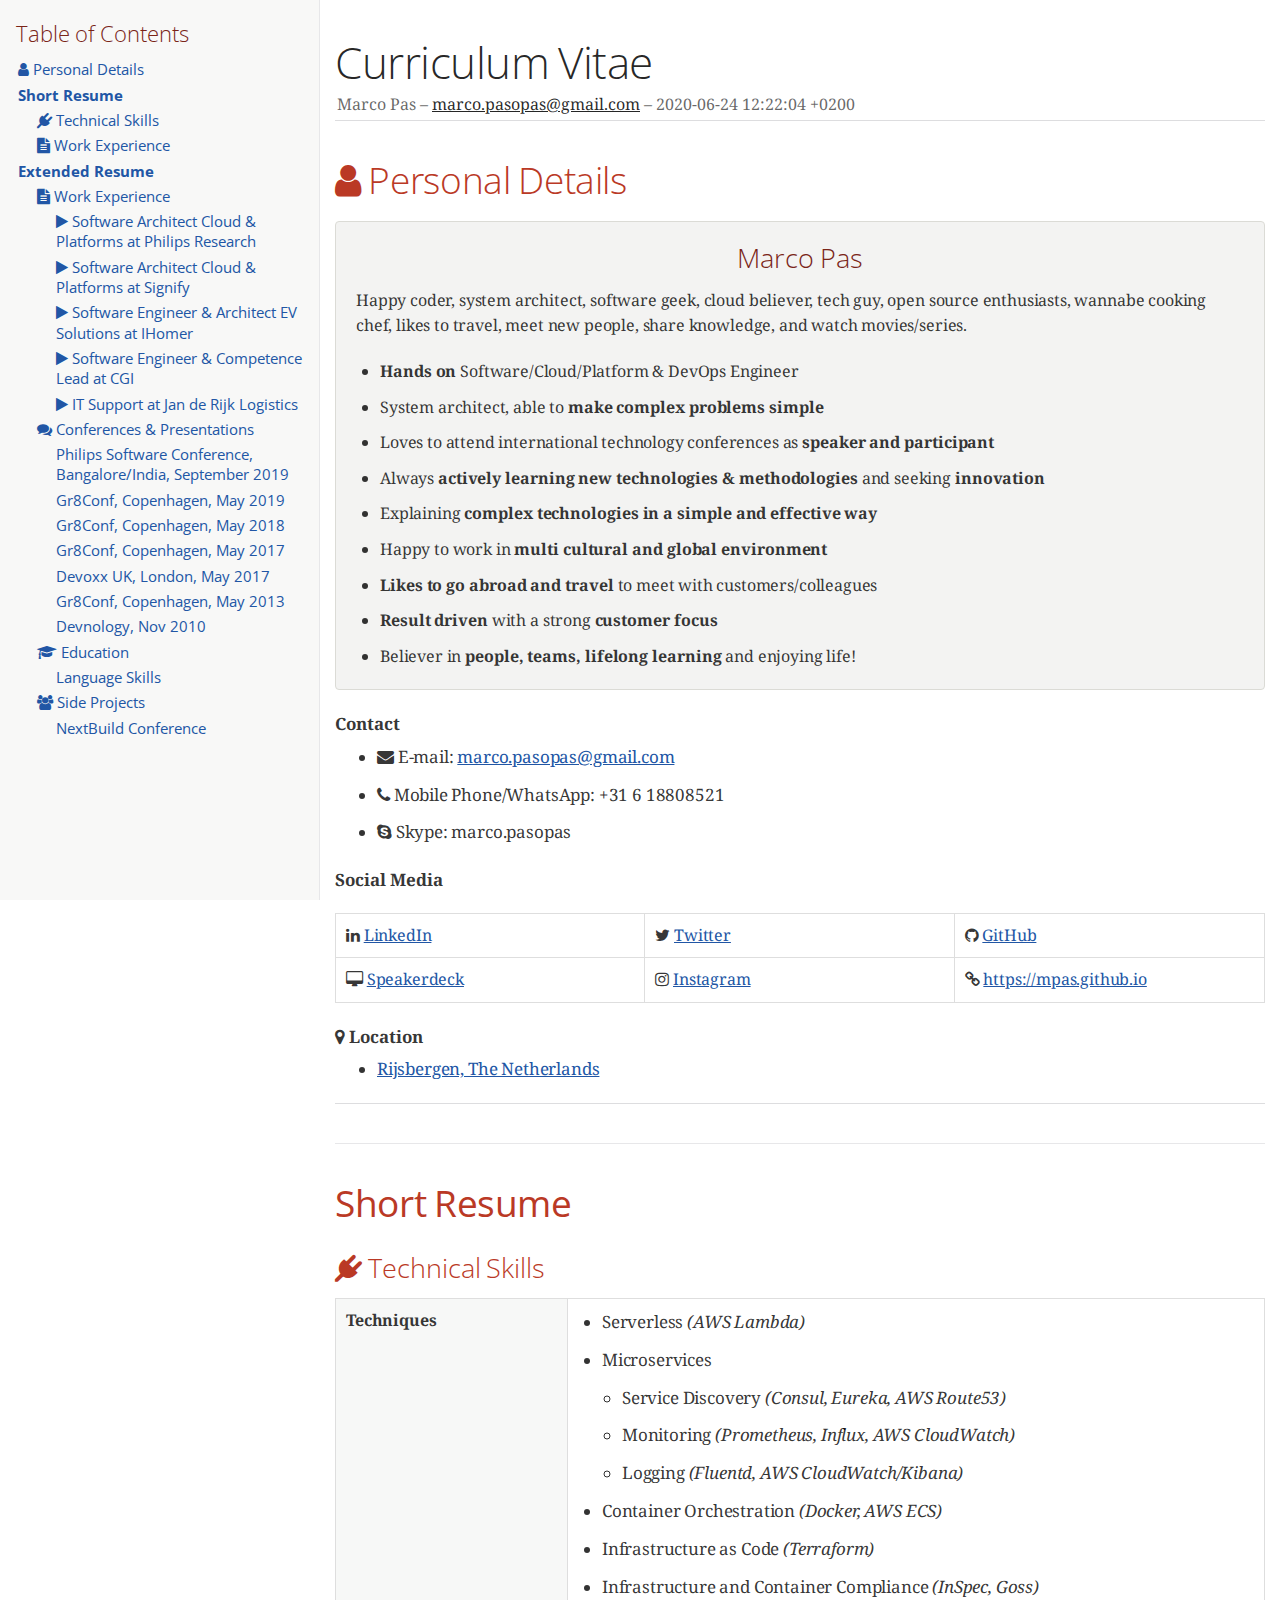
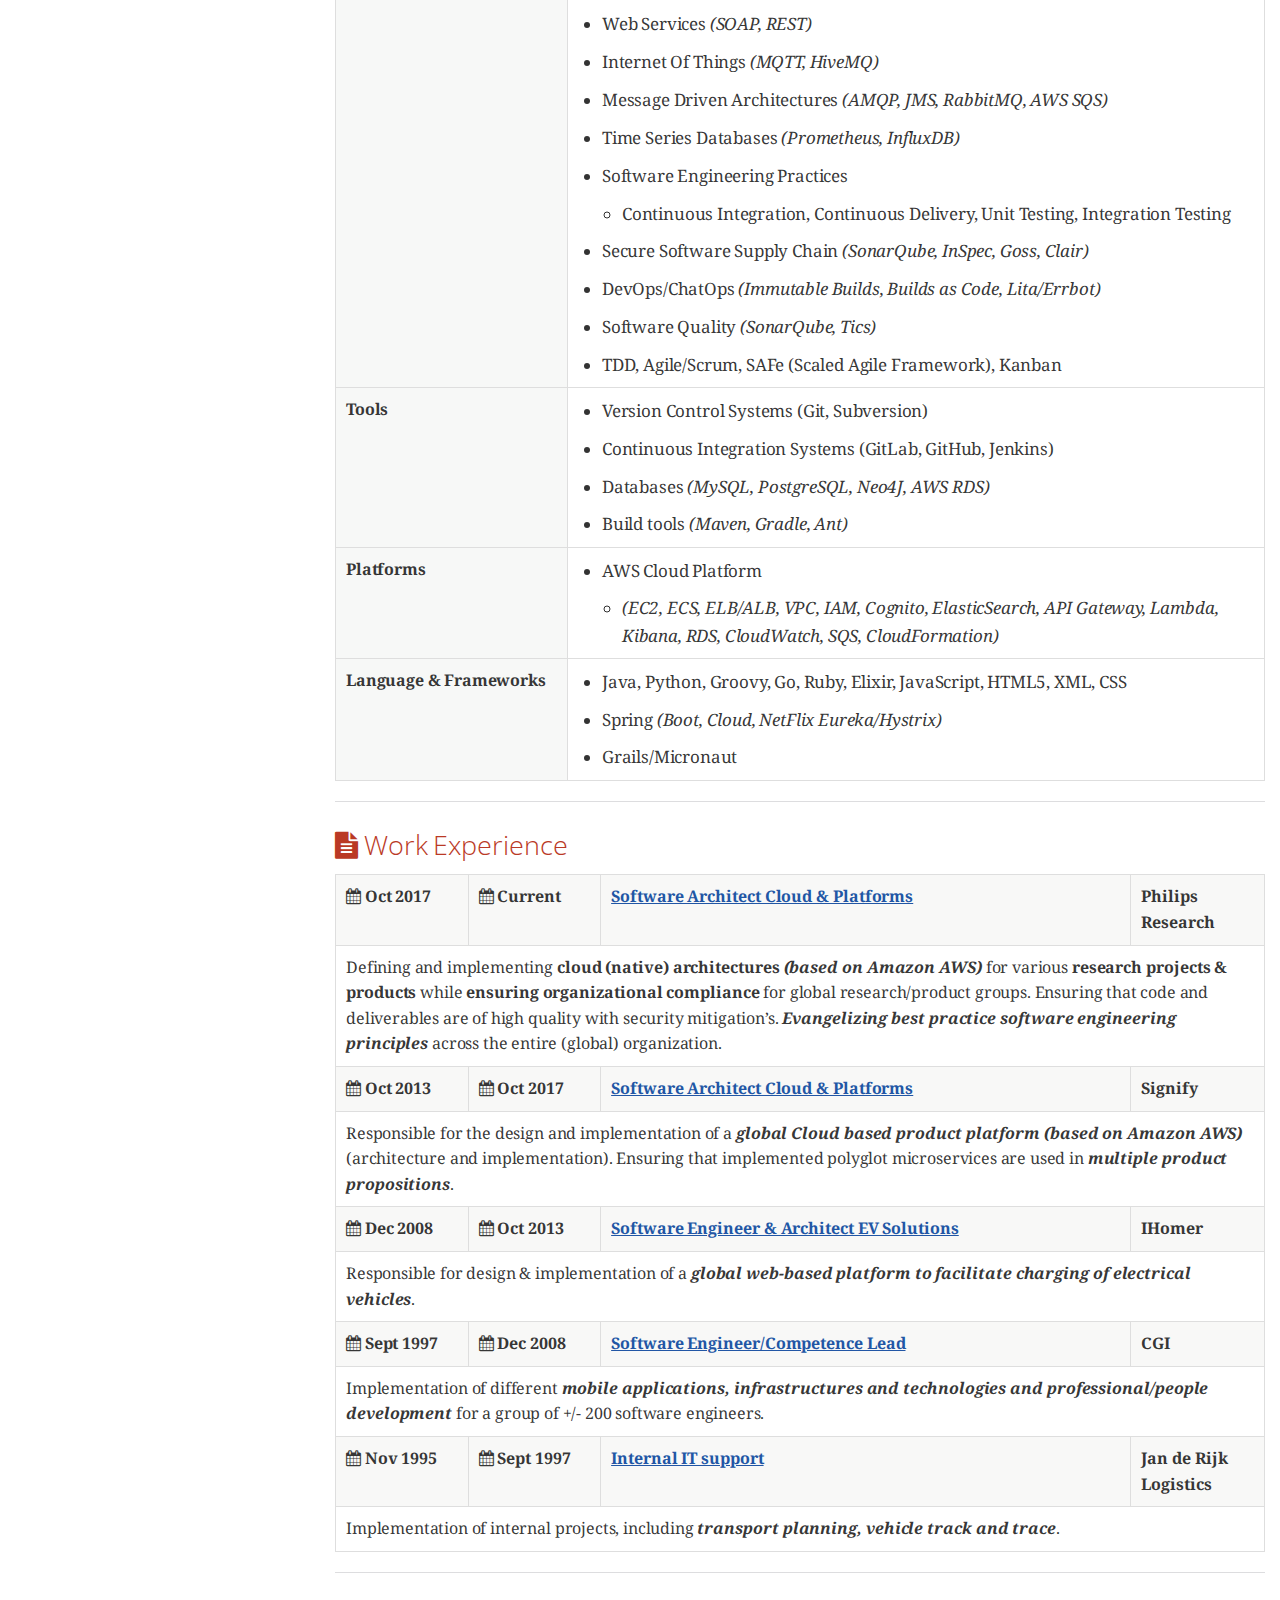
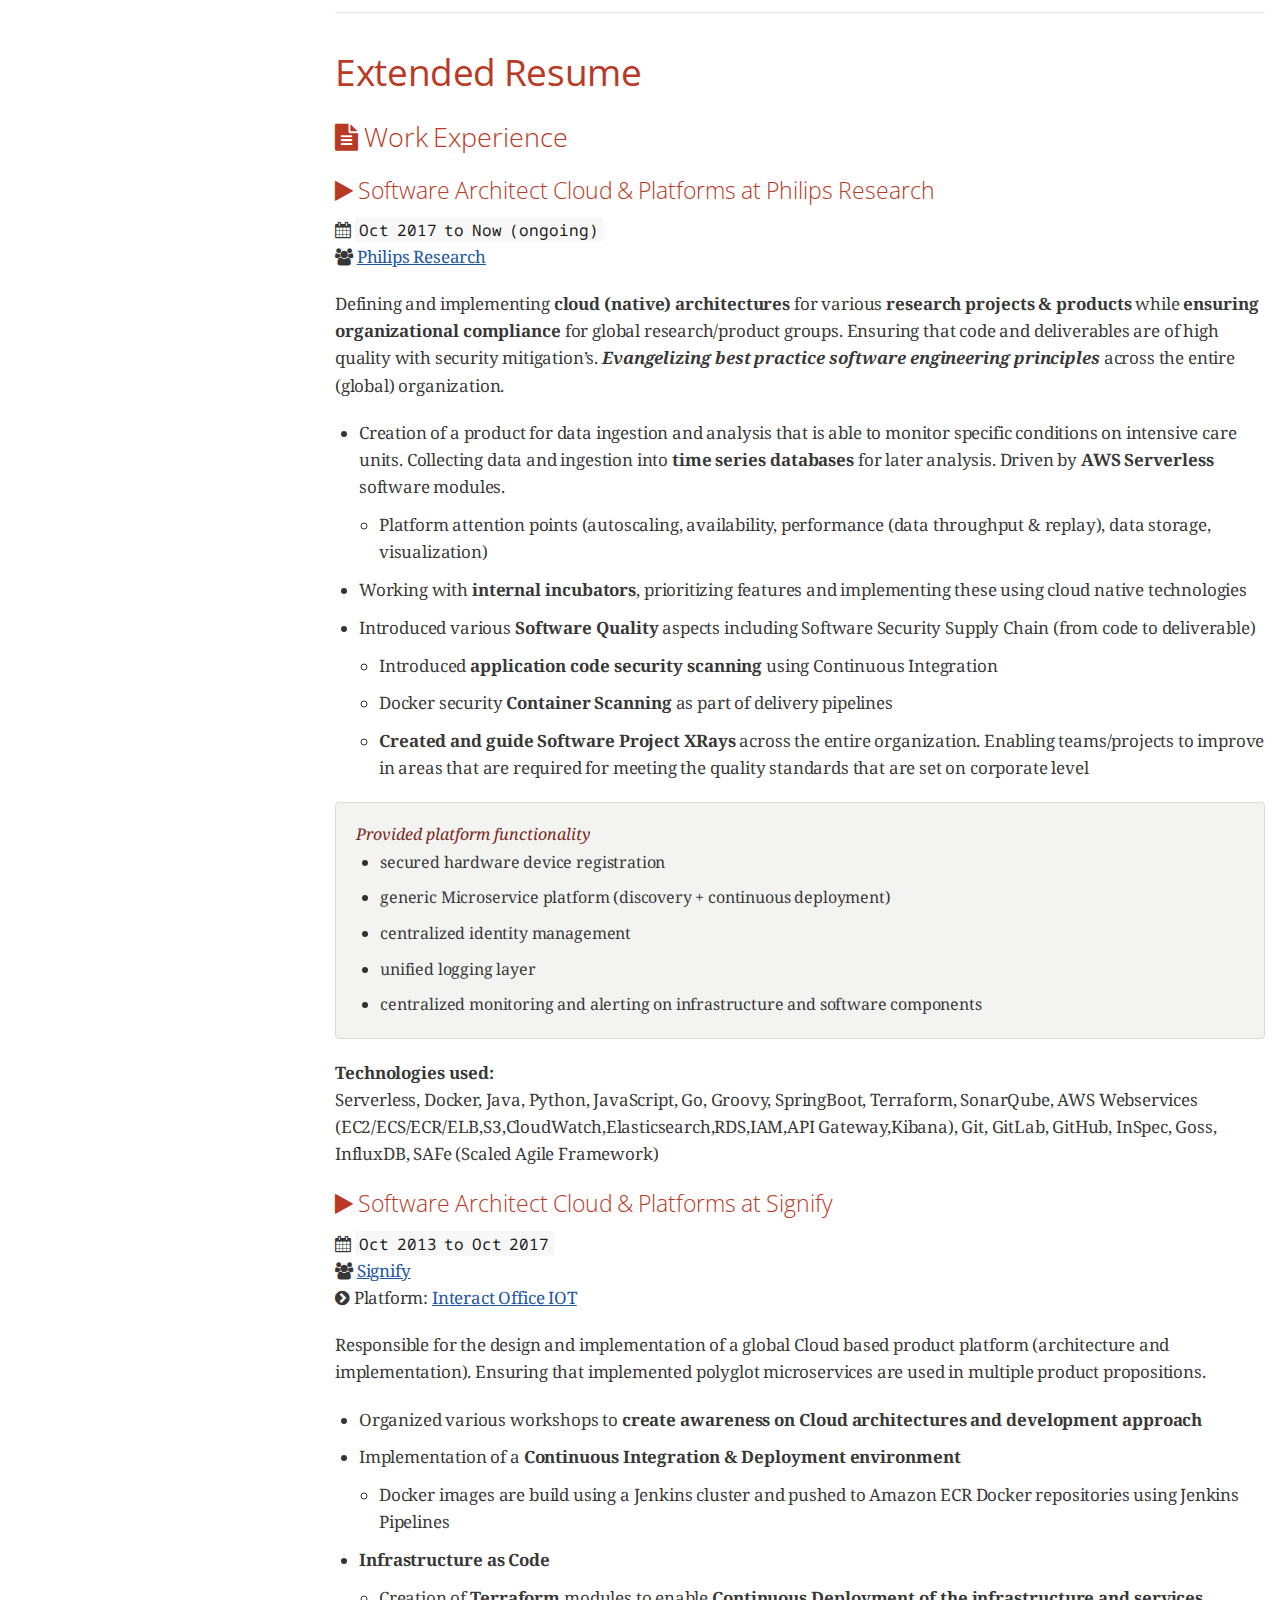
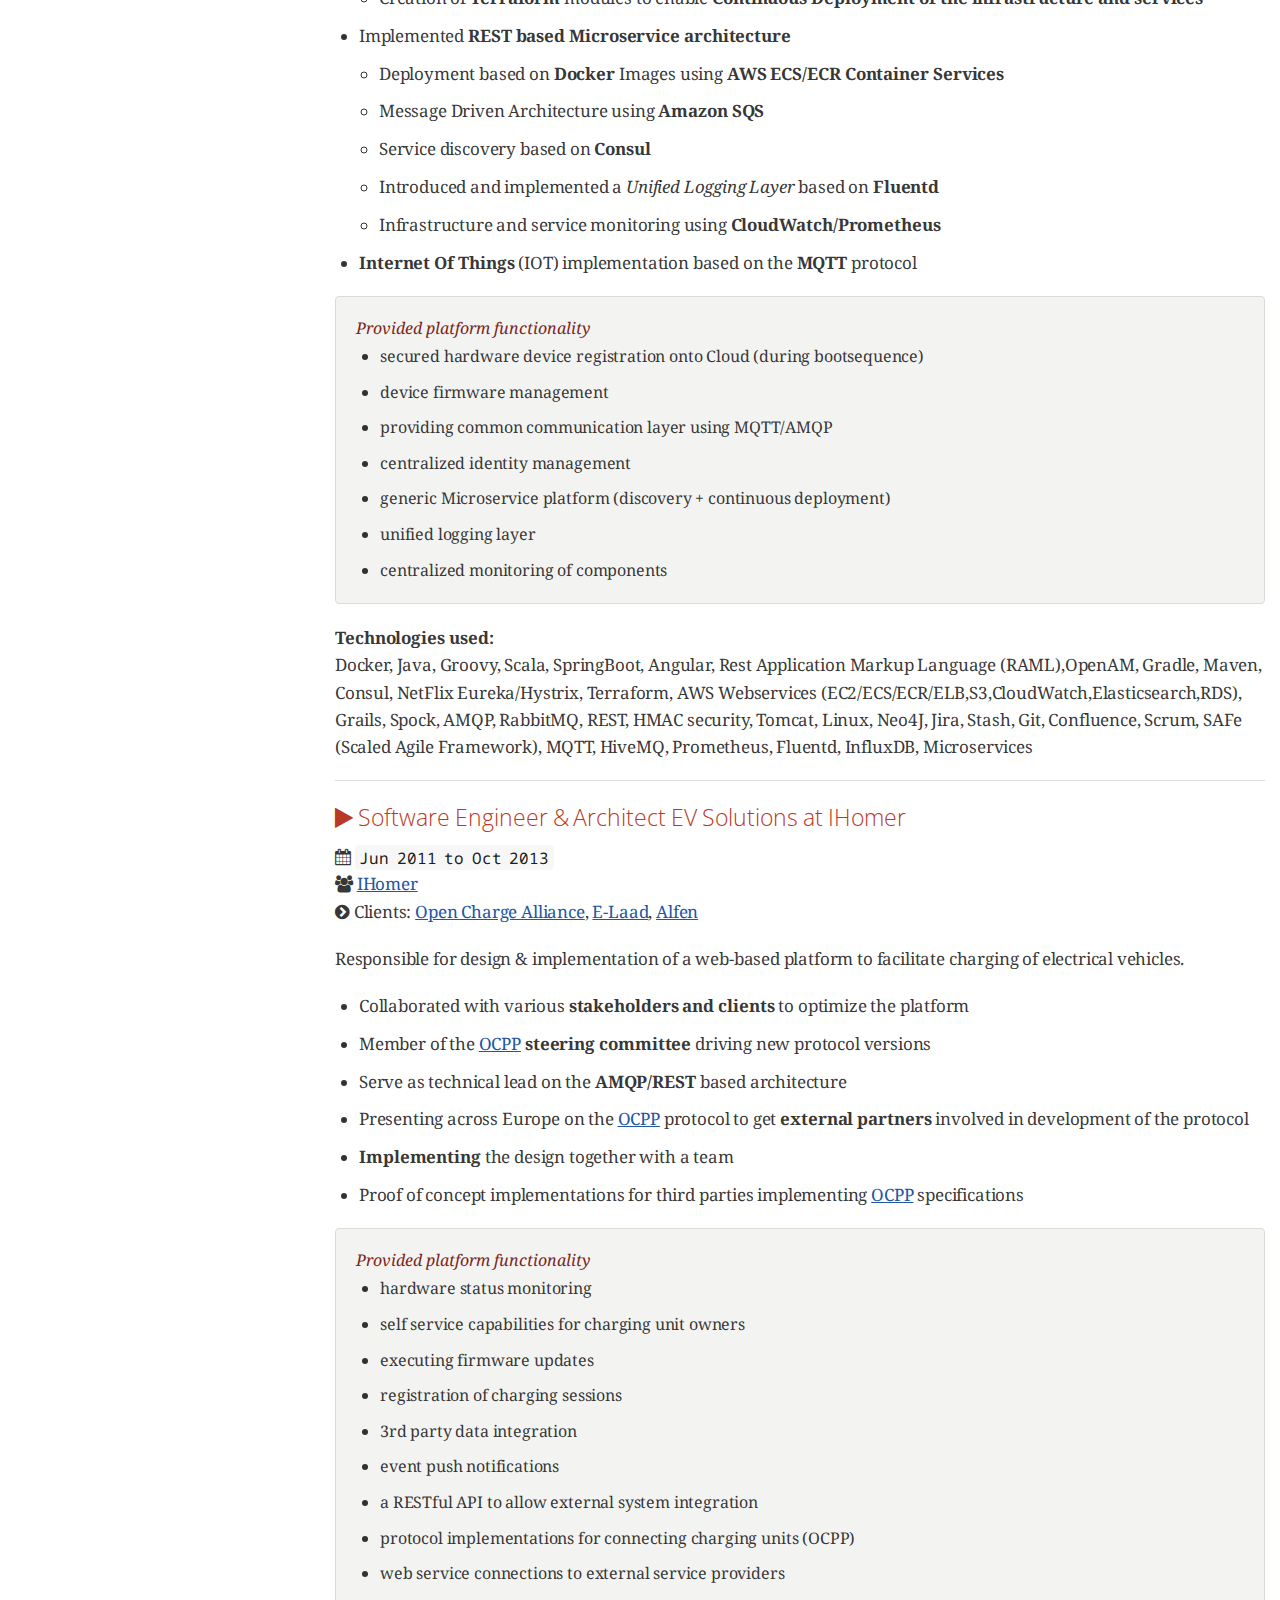
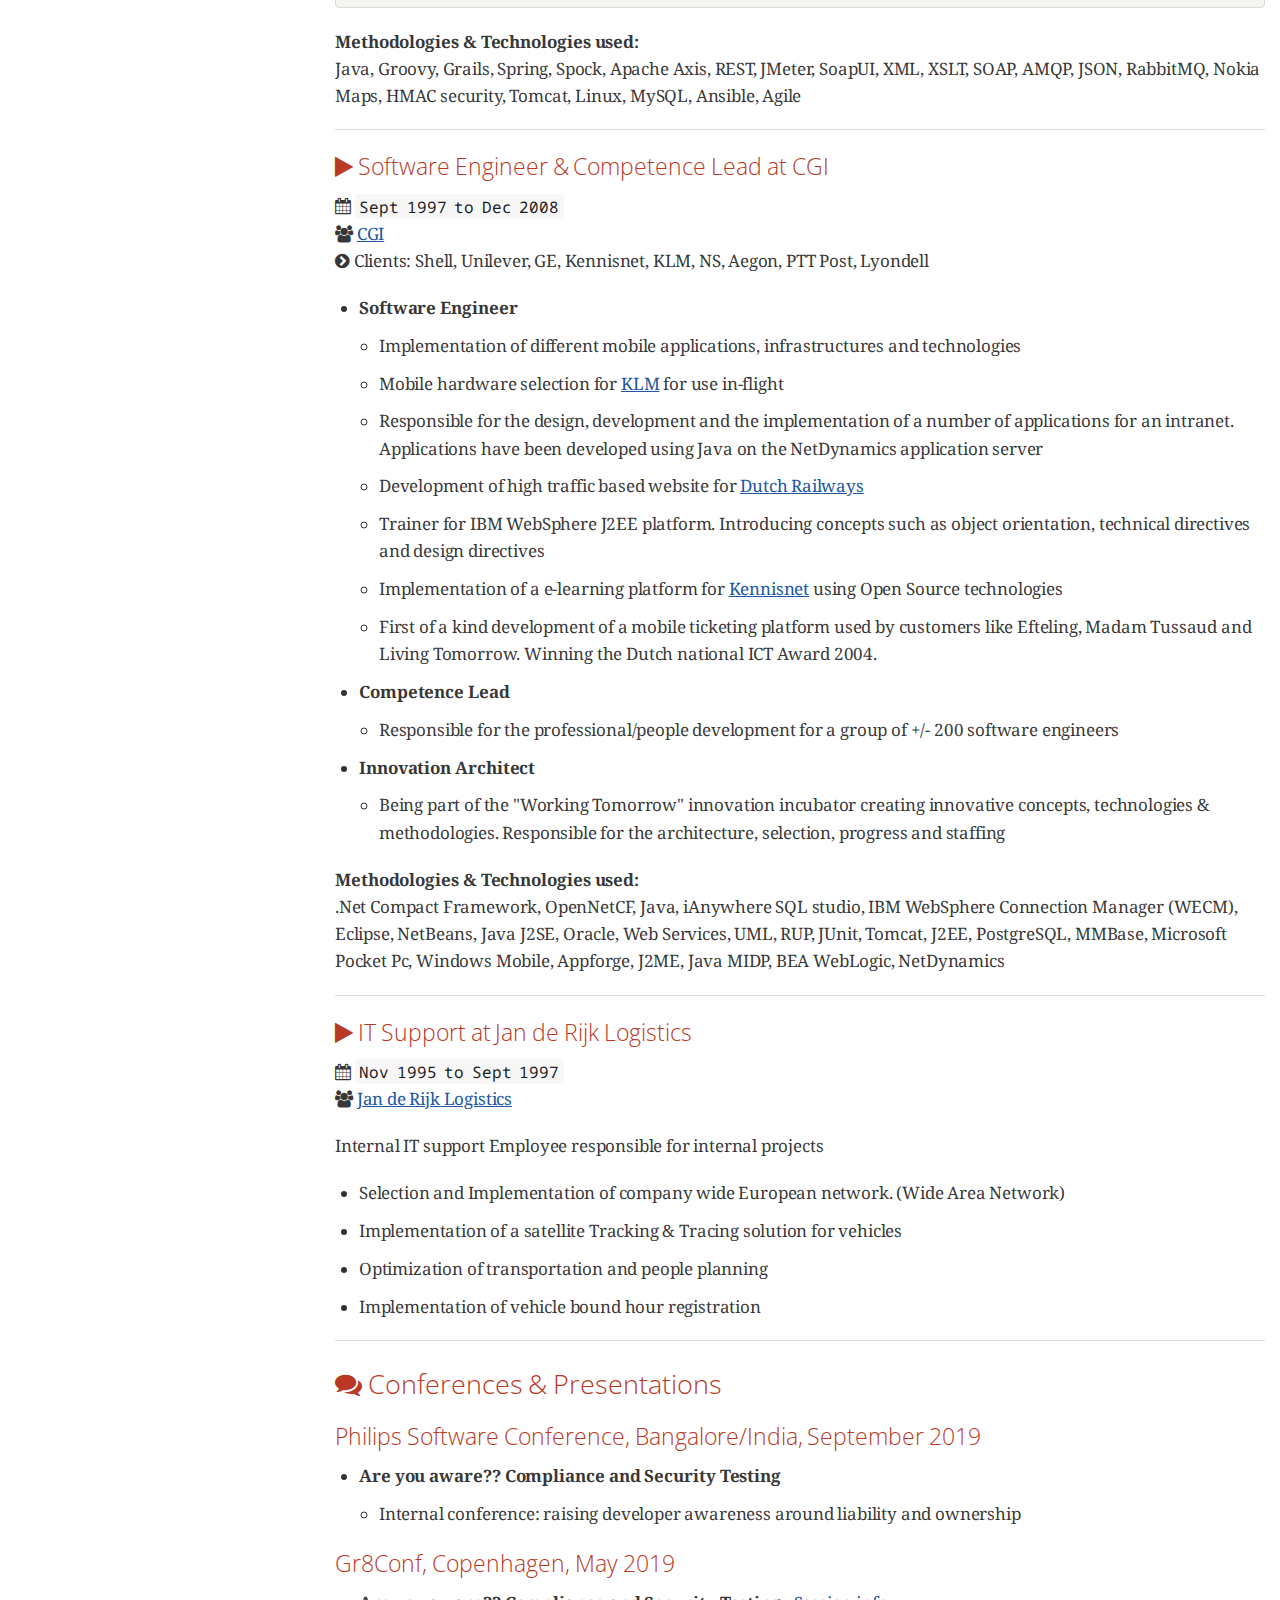
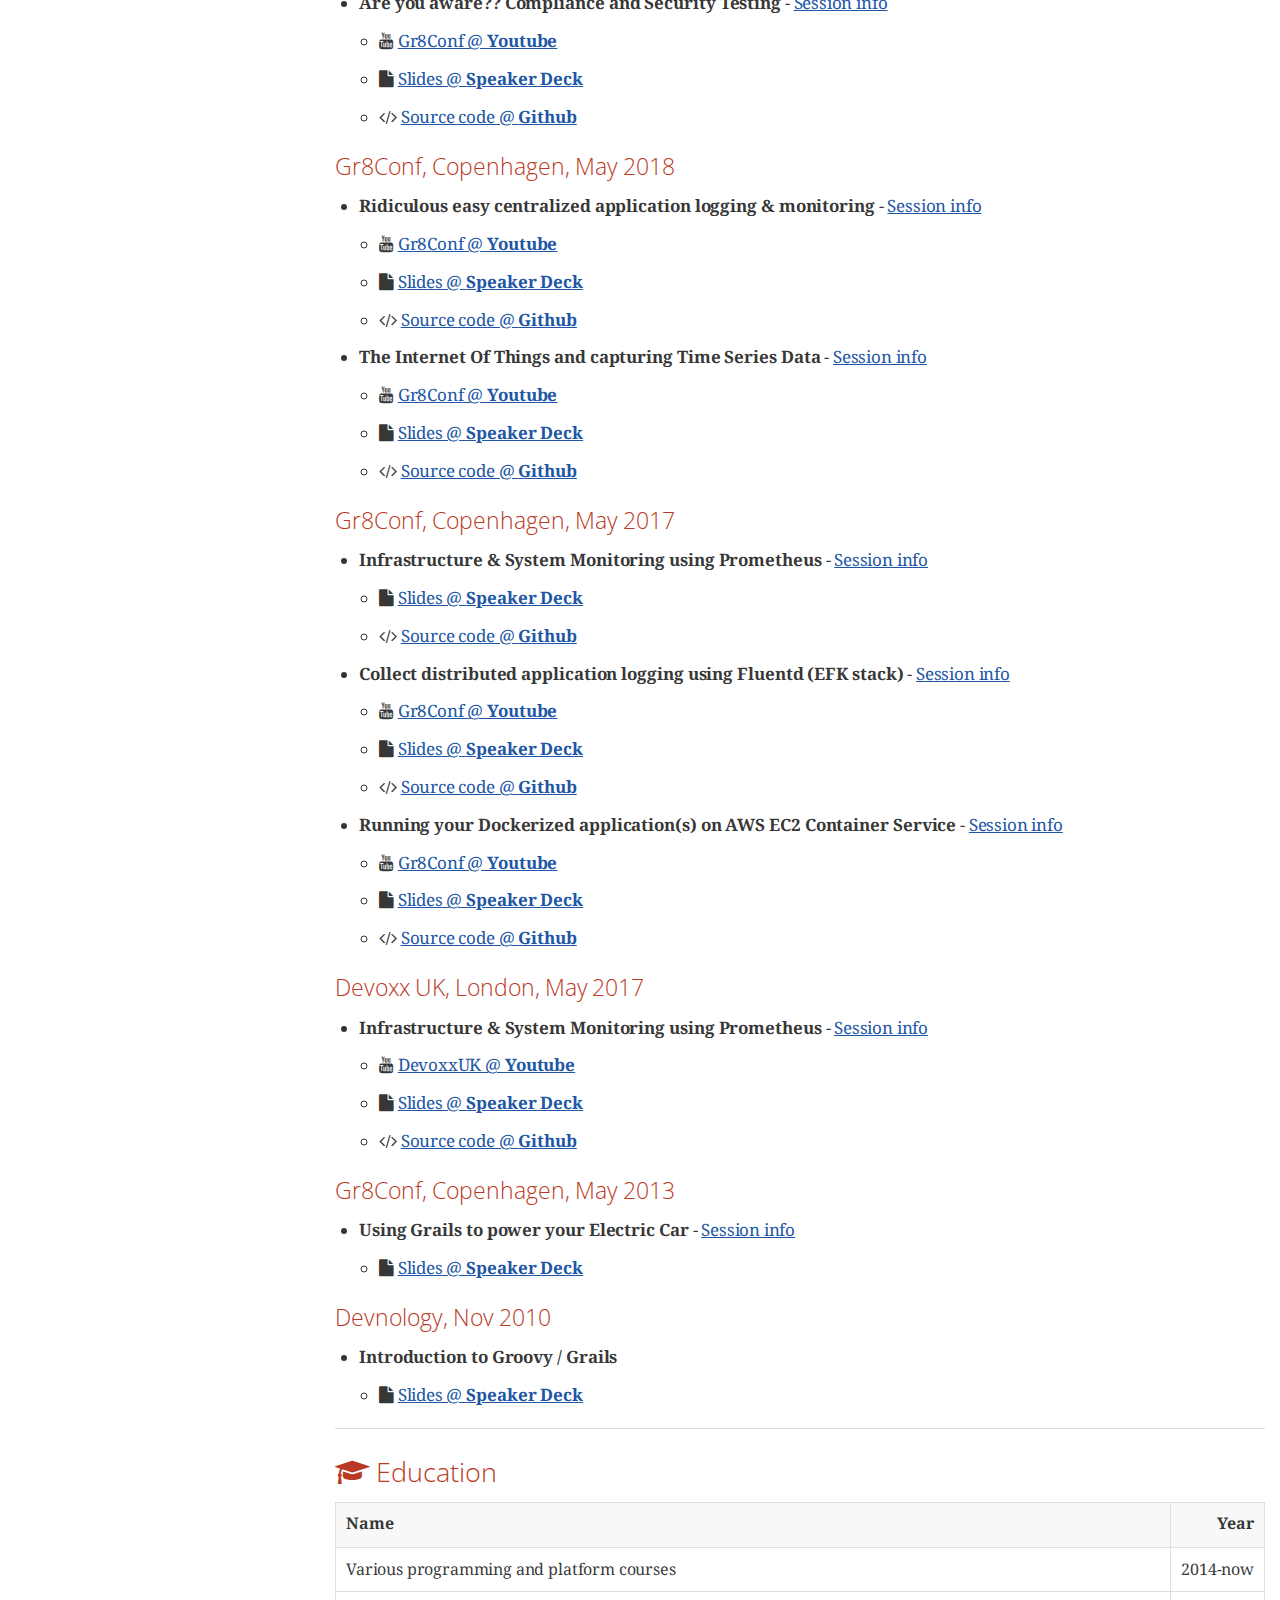
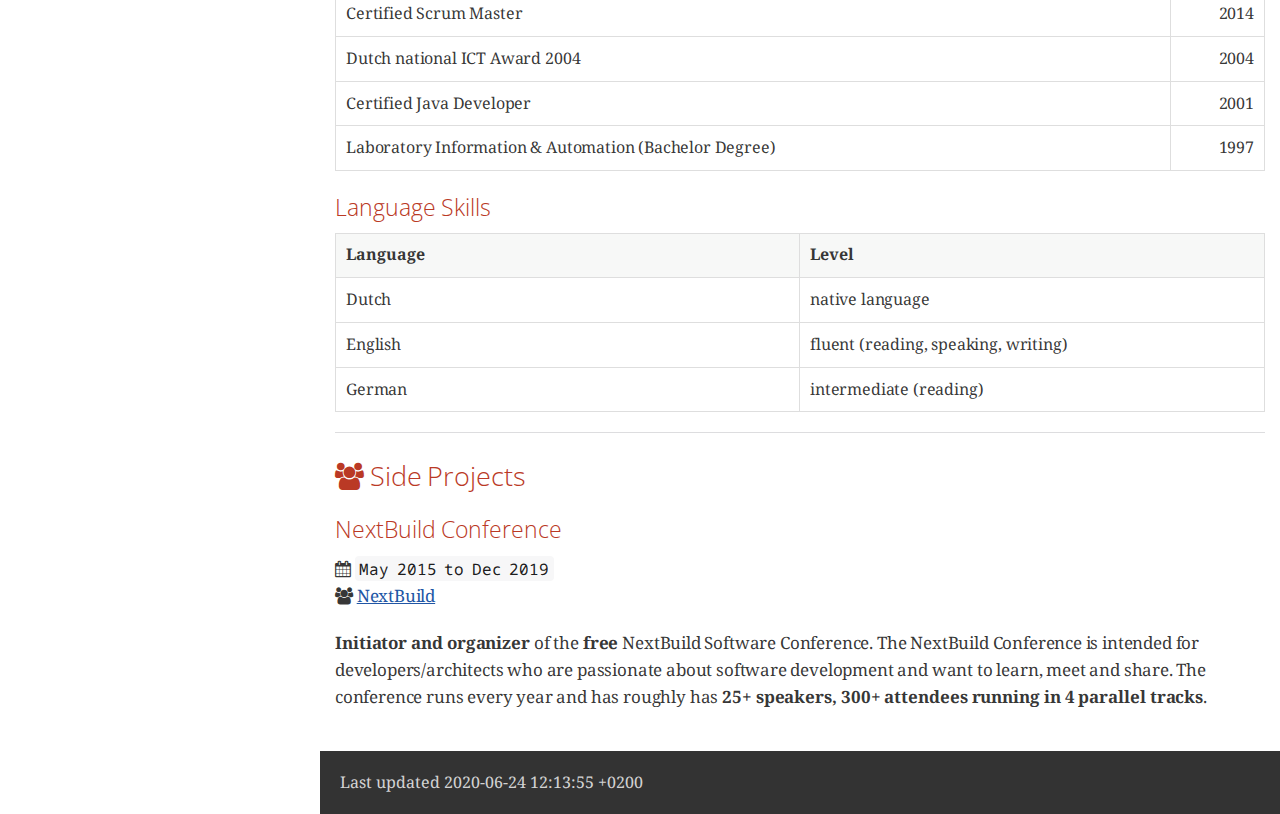
<file: marcopas-resume.html>
<!DOCTYPE html>
<html lang="en">
<head>
<meta charset="UTF-8">
<meta http-equiv="X-UA-Compatible" content="IE=edge">
<meta name="viewport" content="width=device-width, initial-scale=1.0">
<meta name="generator" content="Asciidoctor 2.0.10">
<meta name="author" content="Marco Pas">
<title>Curriculum Vitae</title>
<link rel="stylesheet" href="https://fonts.googleapis.com/css?family=Open+Sans:300,300italic,400,400italic,600,600italic%7CNoto+Serif:400,400italic,700,700italic%7CDroid+Sans+Mono:400,700">
<style>
/* Asciidoctor default stylesheet | MIT License | https://asciidoctor.org */
/* Uncomment @import statement to use as custom stylesheet */
/*@import "https://fonts.googleapis.com/css?family=Open+Sans:300,300italic,400,400italic,600,600italic%7CNoto+Serif:400,400italic,700,700italic%7CDroid+Sans+Mono:400,700";*/
article,aside,details,figcaption,figure,footer,header,hgroup,main,nav,section{display:block}
audio,video{display:inline-block}
audio:not([controls]){display:none;height:0}
html{font-family:sans-serif;-ms-text-size-adjust:100%;-webkit-text-size-adjust:100%}
a{background:none}
a:focus{outline:thin dotted}
a:active,a:hover{outline:0}
h1{font-size:2em;margin:.67em 0}
abbr[title]{border-bottom:1px dotted}
b,strong{font-weight:bold}
dfn{font-style:italic}
hr{-moz-box-sizing:content-box;box-sizing:content-box;height:0}
mark{background:#ff0;color:#000}
code,kbd,pre,samp{font-family:monospace;font-size:1em}
pre{white-space:pre-wrap}
q{quotes:"\201C" "\201D" "\2018" "\2019"}
small{font-size:80%}
sub,sup{font-size:75%;line-height:0;position:relative;vertical-align:baseline}
sup{top:-.5em}
sub{bottom:-.25em}
img{border:0}
svg:not(:root){overflow:hidden}
figure{margin:0}
fieldset{border:1px solid silver;margin:0 2px;padding:.35em .625em .75em}
legend{border:0;padding:0}
button,input,select,textarea{font-family:inherit;font-size:100%;margin:0}
button,input{line-height:normal}
button,select{text-transform:none}
button,html input[type="button"],input[type="reset"],input[type="submit"]{-webkit-appearance:button;cursor:pointer}
button[disabled],html input[disabled]{cursor:default}
input[type="checkbox"],input[type="radio"]{box-sizing:border-box;padding:0}
button::-moz-focus-inner,input::-moz-focus-inner{border:0;padding:0}
textarea{overflow:auto;vertical-align:top}
table{border-collapse:collapse;border-spacing:0}
*,*::before,*::after{-moz-box-sizing:border-box;-webkit-box-sizing:border-box;box-sizing:border-box}
html,body{font-size:100%}
body{background:#fff;color:rgba(0,0,0,.8);padding:0;margin:0;font-family:"Noto Serif","DejaVu Serif",serif;font-weight:400;font-style:normal;line-height:1;position:relative;cursor:auto;tab-size:4;-moz-osx-font-smoothing:grayscale;-webkit-font-smoothing:antialiased}
a:hover{cursor:pointer}
img,object,embed{max-width:100%;height:auto}
object,embed{height:100%}
img{-ms-interpolation-mode:bicubic}
.left{float:left!important}
.right{float:right!important}
.text-left{text-align:left!important}
.text-right{text-align:right!important}
.text-center{text-align:center!important}
.text-justify{text-align:justify!important}
.hide{display:none}
img,object,svg{display:inline-block;vertical-align:middle}
textarea{height:auto;min-height:50px}
select{width:100%}
.center{margin-left:auto;margin-right:auto}
.stretch{width:100%}
.subheader,.admonitionblock td.content>.title,.audioblock>.title,.exampleblock>.title,.imageblock>.title,.listingblock>.title,.literalblock>.title,.stemblock>.title,.openblock>.title,.paragraph>.title,.quoteblock>.title,table.tableblock>.title,.verseblock>.title,.videoblock>.title,.dlist>.title,.olist>.title,.ulist>.title,.qlist>.title,.hdlist>.title{line-height:1.45;color:#7a2518;font-weight:400;margin-top:0;margin-bottom:.25em}
div,dl,dt,dd,ul,ol,li,h1,h2,h3,#toctitle,.sidebarblock>.content>.title,h4,h5,h6,pre,form,p,blockquote,th,td{margin:0;padding:0;direction:ltr}
a{color:#2156a5;text-decoration:underline;line-height:inherit}
a:hover,a:focus{color:#1d4b8f}
a img{border:0}
p{font-family:inherit;font-weight:400;font-size:1em;line-height:1.6;margin-bottom:1.25em;text-rendering:optimizeLegibility}
p aside{font-size:.875em;line-height:1.35;font-style:italic}
h1,h2,h3,#toctitle,.sidebarblock>.content>.title,h4,h5,h6{font-family:"Open Sans","DejaVu Sans",sans-serif;font-weight:300;font-style:normal;color:#ba3925;text-rendering:optimizeLegibility;margin-top:1em;margin-bottom:.5em;line-height:1.0125em}
h1 small,h2 small,h3 small,#toctitle small,.sidebarblock>.content>.title small,h4 small,h5 small,h6 small{font-size:60%;color:#e99b8f;line-height:0}
h1{font-size:2.125em}
h2{font-size:1.6875em}
h3,#toctitle,.sidebarblock>.content>.title{font-size:1.375em}
h4,h5{font-size:1.125em}
h6{font-size:1em}
hr{border:solid #dddddf;border-width:1px 0 0;clear:both;margin:1.25em 0 1.1875em;height:0}
em,i{font-style:italic;line-height:inherit}
strong,b{font-weight:bold;line-height:inherit}
small{font-size:60%;line-height:inherit}
code{font-family:"Droid Sans Mono","DejaVu Sans Mono",monospace;font-weight:400;color:rgba(0,0,0,.9)}
ul,ol,dl{font-size:1em;line-height:1.6;margin-bottom:1.25em;list-style-position:outside;font-family:inherit}
ul,ol{margin-left:1.5em}
ul li ul,ul li ol{margin-left:1.25em;margin-bottom:0;font-size:1em}
ul.square li ul,ul.circle li ul,ul.disc li ul{list-style:inherit}
ul.square{list-style-type:square}
ul.circle{list-style-type:circle}
ul.disc{list-style-type:disc}
ol li ul,ol li ol{margin-left:1.25em;margin-bottom:0}
dl dt{margin-bottom:.3125em;font-weight:bold}
dl dd{margin-bottom:1.25em}
abbr,acronym{text-transform:uppercase;font-size:90%;color:rgba(0,0,0,.8);border-bottom:1px dotted #ddd;cursor:help}
abbr{text-transform:none}
blockquote{margin:0 0 1.25em;padding:.5625em 1.25em 0 1.1875em;border-left:1px solid #ddd}
blockquote cite{display:block;font-size:.9375em;color:rgba(0,0,0,.6)}
blockquote cite::before{content:"\2014 \0020"}
blockquote cite a,blockquote cite a:visited{color:rgba(0,0,0,.6)}
blockquote,blockquote p{line-height:1.6;color:rgba(0,0,0,.85)}
@media screen and (min-width:768px){h1,h2,h3,#toctitle,.sidebarblock>.content>.title,h4,h5,h6{line-height:1.2}
h1{font-size:2.75em}
h2{font-size:2.3125em}
h3,#toctitle,.sidebarblock>.content>.title{font-size:1.6875em}
h4{font-size:1.4375em}}
table{background:#fff;margin-bottom:1.25em;border:solid 1px #dedede}
table thead,table tfoot{background:#f7f8f7}
table thead tr th,table thead tr td,table tfoot tr th,table tfoot tr td{padding:.5em .625em .625em;font-size:inherit;color:rgba(0,0,0,.8);text-align:left}
table tr th,table tr td{padding:.5625em .625em;font-size:inherit;color:rgba(0,0,0,.8)}
table tr.even,table tr.alt{background:#f8f8f7}
table thead tr th,table tfoot tr th,table tbody tr td,table tr td,table tfoot tr td{display:table-cell;line-height:1.6}
h1,h2,h3,#toctitle,.sidebarblock>.content>.title,h4,h5,h6{line-height:1.2;word-spacing:-.05em}
h1 strong,h2 strong,h3 strong,#toctitle strong,.sidebarblock>.content>.title strong,h4 strong,h5 strong,h6 strong{font-weight:400}
.clearfix::before,.clearfix::after,.float-group::before,.float-group::after{content:" ";display:table}
.clearfix::after,.float-group::after{clear:both}
:not(pre):not([class^=L])>code{font-size:.9375em;font-style:normal!important;letter-spacing:0;padding:.1em .5ex;word-spacing:-.15em;background:#f7f7f8;-webkit-border-radius:4px;border-radius:4px;line-height:1.45;text-rendering:optimizeSpeed;word-wrap:break-word}
:not(pre)>code.nobreak{word-wrap:normal}
:not(pre)>code.nowrap{white-space:nowrap}
pre{color:rgba(0,0,0,.9);font-family:"Droid Sans Mono","DejaVu Sans Mono",monospace;line-height:1.45;text-rendering:optimizeSpeed}
pre code,pre pre{color:inherit;font-size:inherit;line-height:inherit}
pre>code{display:block}
pre.nowrap,pre.nowrap pre{white-space:pre;word-wrap:normal}
em em{font-style:normal}
strong strong{font-weight:400}
.keyseq{color:rgba(51,51,51,.8)}
kbd{font-family:"Droid Sans Mono","DejaVu Sans Mono",monospace;display:inline-block;color:rgba(0,0,0,.8);font-size:.65em;line-height:1.45;background:#f7f7f7;border:1px solid #ccc;-webkit-border-radius:3px;border-radius:3px;-webkit-box-shadow:0 1px 0 rgba(0,0,0,.2),0 0 0 .1em white inset;box-shadow:0 1px 0 rgba(0,0,0,.2),0 0 0 .1em #fff inset;margin:0 .15em;padding:.2em .5em;vertical-align:middle;position:relative;top:-.1em;white-space:nowrap}
.keyseq kbd:first-child{margin-left:0}
.keyseq kbd:last-child{margin-right:0}
.menuseq,.menuref{color:#000}
.menuseq b:not(.caret),.menuref{font-weight:inherit}
.menuseq{word-spacing:-.02em}
.menuseq b.caret{font-size:1.25em;line-height:.8}
.menuseq i.caret{font-weight:bold;text-align:center;width:.45em}
b.button::before,b.button::after{position:relative;top:-1px;font-weight:400}
b.button::before{content:"[";padding:0 3px 0 2px}
b.button::after{content:"]";padding:0 2px 0 3px}
p a>code:hover{color:rgba(0,0,0,.9)}
#header,#content,#footnotes,#footer{width:100%;margin-left:auto;margin-right:auto;margin-top:0;margin-bottom:0;max-width:62.5em;*zoom:1;position:relative;padding-left:.9375em;padding-right:.9375em}
#header::before,#header::after,#content::before,#content::after,#footnotes::before,#footnotes::after,#footer::before,#footer::after{content:" ";display:table}
#header::after,#content::after,#footnotes::after,#footer::after{clear:both}
#content{margin-top:1.25em}
#content::before{content:none}
#header>h1:first-child{color:rgba(0,0,0,.85);margin-top:2.25rem;margin-bottom:0}
#header>h1:first-child+#toc{margin-top:8px;border-top:1px solid #dddddf}
#header>h1:only-child,body.toc2 #header>h1:nth-last-child(2){border-bottom:1px solid #dddddf;padding-bottom:8px}
#header .details{border-bottom:1px solid #dddddf;line-height:1.45;padding-top:.25em;padding-bottom:.25em;padding-left:.25em;color:rgba(0,0,0,.6);display:-ms-flexbox;display:-webkit-flex;display:flex;-ms-flex-flow:row wrap;-webkit-flex-flow:row wrap;flex-flow:row wrap}
#header .details span:first-child{margin-left:-.125em}
#header .details span.email a{color:rgba(0,0,0,.85)}
#header .details br{display:none}
#header .details br+span::before{content:"\00a0\2013\00a0"}
#header .details br+span.author::before{content:"\00a0\22c5\00a0";color:rgba(0,0,0,.85)}
#header .details br+span#revremark::before{content:"\00a0|\00a0"}
#header #revnumber{text-transform:capitalize}
#header #revnumber::after{content:"\00a0"}
#content>h1:first-child:not([class]){color:rgba(0,0,0,.85);border-bottom:1px solid #dddddf;padding-bottom:8px;margin-top:0;padding-top:1rem;margin-bottom:1.25rem}
#toc{border-bottom:1px solid #e7e7e9;padding-bottom:.5em}
#toc>ul{margin-left:.125em}
#toc ul.sectlevel0>li>a{font-style:italic}
#toc ul.sectlevel0 ul.sectlevel1{margin:.5em 0}
#toc ul{font-family:"Open Sans","DejaVu Sans",sans-serif;list-style-type:none}
#toc li{line-height:1.3334;margin-top:.3334em}
#toc a{text-decoration:none}
#toc a:active{text-decoration:underline}
#toctitle{color:#7a2518;font-size:1.2em}
@media screen and (min-width:768px){#toctitle{font-size:1.375em}
body.toc2{padding-left:15em;padding-right:0}
#toc.toc2{margin-top:0!important;background:#f8f8f7;position:fixed;width:15em;left:0;top:0;border-right:1px solid #e7e7e9;border-top-width:0!important;border-bottom-width:0!important;z-index:1000;padding:1.25em 1em;height:100%;overflow:auto}
#toc.toc2 #toctitle{margin-top:0;margin-bottom:.8rem;font-size:1.2em}
#toc.toc2>ul{font-size:.9em;margin-bottom:0}
#toc.toc2 ul ul{margin-left:0;padding-left:1em}
#toc.toc2 ul.sectlevel0 ul.sectlevel1{padding-left:0;margin-top:.5em;margin-bottom:.5em}
body.toc2.toc-right{padding-left:0;padding-right:15em}
body.toc2.toc-right #toc.toc2{border-right-width:0;border-left:1px solid #e7e7e9;left:auto;right:0}}
@media screen and (min-width:1280px){body.toc2{padding-left:20em;padding-right:0}
#toc.toc2{width:20em}
#toc.toc2 #toctitle{font-size:1.375em}
#toc.toc2>ul{font-size:.95em}
#toc.toc2 ul ul{padding-left:1.25em}
body.toc2.toc-right{padding-left:0;padding-right:20em}}
#content #toc{border-style:solid;border-width:1px;border-color:#e0e0dc;margin-bottom:1.25em;padding:1.25em;background:#f8f8f7;-webkit-border-radius:4px;border-radius:4px}
#content #toc>:first-child{margin-top:0}
#content #toc>:last-child{margin-bottom:0}
#footer{max-width:100%;background:rgba(0,0,0,.8);padding:1.25em}
#footer-text{color:rgba(255,255,255,.8);line-height:1.44}
#content{margin-bottom:.625em}
.sect1{padding-bottom:.625em}
@media screen and (min-width:768px){#content{margin-bottom:1.25em}
.sect1{padding-bottom:1.25em}}
.sect1:last-child{padding-bottom:0}
.sect1+.sect1{border-top:1px solid #e7e7e9}
#content h1>a.anchor,h2>a.anchor,h3>a.anchor,#toctitle>a.anchor,.sidebarblock>.content>.title>a.anchor,h4>a.anchor,h5>a.anchor,h6>a.anchor{position:absolute;z-index:1001;width:1.5ex;margin-left:-1.5ex;display:block;text-decoration:none!important;visibility:hidden;text-align:center;font-weight:400}
#content h1>a.anchor::before,h2>a.anchor::before,h3>a.anchor::before,#toctitle>a.anchor::before,.sidebarblock>.content>.title>a.anchor::before,h4>a.anchor::before,h5>a.anchor::before,h6>a.anchor::before{content:"\00A7";font-size:.85em;display:block;padding-top:.1em}
#content h1:hover>a.anchor,#content h1>a.anchor:hover,h2:hover>a.anchor,h2>a.anchor:hover,h3:hover>a.anchor,#toctitle:hover>a.anchor,.sidebarblock>.content>.title:hover>a.anchor,h3>a.anchor:hover,#toctitle>a.anchor:hover,.sidebarblock>.content>.title>a.anchor:hover,h4:hover>a.anchor,h4>a.anchor:hover,h5:hover>a.anchor,h5>a.anchor:hover,h6:hover>a.anchor,h6>a.anchor:hover{visibility:visible}
#content h1>a.link,h2>a.link,h3>a.link,#toctitle>a.link,.sidebarblock>.content>.title>a.link,h4>a.link,h5>a.link,h6>a.link{color:#ba3925;text-decoration:none}
#content h1>a.link:hover,h2>a.link:hover,h3>a.link:hover,#toctitle>a.link:hover,.sidebarblock>.content>.title>a.link:hover,h4>a.link:hover,h5>a.link:hover,h6>a.link:hover{color:#a53221}
details,.audioblock,.imageblock,.literalblock,.listingblock,.stemblock,.videoblock{margin-bottom:1.25em}
details>summary:first-of-type{cursor:pointer;display:list-item;outline:none;margin-bottom:.75em}
.admonitionblock td.content>.title,.audioblock>.title,.exampleblock>.title,.imageblock>.title,.listingblock>.title,.literalblock>.title,.stemblock>.title,.openblock>.title,.paragraph>.title,.quoteblock>.title,table.tableblock>.title,.verseblock>.title,.videoblock>.title,.dlist>.title,.olist>.title,.ulist>.title,.qlist>.title,.hdlist>.title{text-rendering:optimizeLegibility;text-align:left;font-family:"Noto Serif","DejaVu Serif",serif;font-size:1rem;font-style:italic}
table.tableblock.fit-content>caption.title{white-space:nowrap;width:0}
.paragraph.lead>p,#preamble>.sectionbody>[class="paragraph"]:first-of-type p{font-size:1.21875em;line-height:1.6;color:rgba(0,0,0,.85)}
table.tableblock #preamble>.sectionbody>[class="paragraph"]:first-of-type p{font-size:inherit}
.admonitionblock>table{border-collapse:separate;border:0;background:none;width:100%}
.admonitionblock>table td.icon{text-align:center;width:80px}
.admonitionblock>table td.icon img{max-width:none}
.admonitionblock>table td.icon .title{font-weight:bold;font-family:"Open Sans","DejaVu Sans",sans-serif;text-transform:uppercase}
.admonitionblock>table td.content{padding-left:1.125em;padding-right:1.25em;border-left:1px solid #dddddf;color:rgba(0,0,0,.6)}
.admonitionblock>table td.content>:last-child>:last-child{margin-bottom:0}
.exampleblock>.content{border-style:solid;border-width:1px;border-color:#e6e6e6;margin-bottom:1.25em;padding:1.25em;background:#fff;-webkit-border-radius:4px;border-radius:4px}
.exampleblock>.content>:first-child{margin-top:0}
.exampleblock>.content>:last-child{margin-bottom:0}
.sidebarblock{border-style:solid;border-width:1px;border-color:#dbdbd6;margin-bottom:1.25em;padding:1.25em;background:#f3f3f2;-webkit-border-radius:4px;border-radius:4px}
.sidebarblock>:first-child{margin-top:0}
.sidebarblock>:last-child{margin-bottom:0}
.sidebarblock>.content>.title{color:#7a2518;margin-top:0;text-align:center}
.exampleblock>.content>:last-child>:last-child,.exampleblock>.content .olist>ol>li:last-child>:last-child,.exampleblock>.content .ulist>ul>li:last-child>:last-child,.exampleblock>.content .qlist>ol>li:last-child>:last-child,.sidebarblock>.content>:last-child>:last-child,.sidebarblock>.content .olist>ol>li:last-child>:last-child,.sidebarblock>.content .ulist>ul>li:last-child>:last-child,.sidebarblock>.content .qlist>ol>li:last-child>:last-child{margin-bottom:0}
.literalblock pre,.listingblock>.content>pre{-webkit-border-radius:4px;border-radius:4px;word-wrap:break-word;overflow-x:auto;padding:1em;font-size:.8125em}
@media screen and (min-width:768px){.literalblock pre,.listingblock>.content>pre{font-size:.90625em}}
@media screen and (min-width:1280px){.literalblock pre,.listingblock>.content>pre{font-size:1em}}
.literalblock pre,.listingblock>.content>pre:not(.highlight),.listingblock>.content>pre[class="highlight"],.listingblock>.content>pre[class^="highlight "]{background:#f7f7f8}
.literalblock.output pre{color:#f7f7f8;background:rgba(0,0,0,.9)}
.listingblock>.content{position:relative}
.listingblock code[data-lang]::before{display:none;content:attr(data-lang);position:absolute;font-size:.75em;top:.425rem;right:.5rem;line-height:1;text-transform:uppercase;color:inherit;opacity:.5}
.listingblock:hover code[data-lang]::before{display:block}
.listingblock.terminal pre .command::before{content:attr(data-prompt);padding-right:.5em;color:inherit;opacity:.5}
.listingblock.terminal pre .command:not([data-prompt])::before{content:"$"}
.listingblock pre.highlightjs{padding:0}
.listingblock pre.highlightjs>code{padding:1em;-webkit-border-radius:4px;border-radius:4px}
.listingblock pre.prettyprint{border-width:0}
.prettyprint{background:#f7f7f8}
pre.prettyprint .linenums{line-height:1.45;margin-left:2em}
pre.prettyprint li{background:none;list-style-type:inherit;padding-left:0}
pre.prettyprint li code[data-lang]::before{opacity:1}
pre.prettyprint li:not(:first-child) code[data-lang]::before{display:none}
table.linenotable{border-collapse:separate;border:0;margin-bottom:0;background:none}
table.linenotable td[class]{color:inherit;vertical-align:top;padding:0;line-height:inherit;white-space:normal}
table.linenotable td.code{padding-left:.75em}
table.linenotable td.linenos{border-right:1px solid currentColor;opacity:.35;padding-right:.5em}
pre.pygments .lineno{border-right:1px solid currentColor;opacity:.35;display:inline-block;margin-right:.75em}
pre.pygments .lineno::before{content:"";margin-right:-.125em}
.quoteblock{margin:0 1em 1.25em 1.5em;display:table}
.quoteblock:not(.excerpt)>.title{margin-left:-1.5em;margin-bottom:.75em}
.quoteblock blockquote,.quoteblock p{color:rgba(0,0,0,.85);font-size:1.15rem;line-height:1.75;word-spacing:.1em;letter-spacing:0;font-style:italic;text-align:justify}
.quoteblock blockquote{margin:0;padding:0;border:0}
.quoteblock blockquote::before{content:"\201c";float:left;font-size:2.75em;font-weight:bold;line-height:.6em;margin-left:-.6em;color:#7a2518;text-shadow:0 1px 2px rgba(0,0,0,.1)}
.quoteblock blockquote>.paragraph:last-child p{margin-bottom:0}
.quoteblock .attribution{margin-top:.75em;margin-right:.5ex;text-align:right}
.verseblock{margin:0 1em 1.25em}
.verseblock pre{font-family:"Open Sans","DejaVu Sans",sans;font-size:1.15rem;color:rgba(0,0,0,.85);font-weight:300;text-rendering:optimizeLegibility}
.verseblock pre strong{font-weight:400}
.verseblock .attribution{margin-top:1.25rem;margin-left:.5ex}
.quoteblock .attribution,.verseblock .attribution{font-size:.9375em;line-height:1.45;font-style:italic}
.quoteblock .attribution br,.verseblock .attribution br{display:none}
.quoteblock .attribution cite,.verseblock .attribution cite{display:block;letter-spacing:-.025em;color:rgba(0,0,0,.6)}
.quoteblock.abstract blockquote::before,.quoteblock.excerpt blockquote::before,.quoteblock .quoteblock blockquote::before{display:none}
.quoteblock.abstract blockquote,.quoteblock.abstract p,.quoteblock.excerpt blockquote,.quoteblock.excerpt p,.quoteblock .quoteblock blockquote,.quoteblock .quoteblock p{line-height:1.6;word-spacing:0}
.quoteblock.abstract{margin:0 1em 1.25em;display:block}
.quoteblock.abstract>.title{margin:0 0 .375em;font-size:1.15em;text-align:center}
.quoteblock.excerpt>blockquote,.quoteblock .quoteblock{padding:0 0 .25em 1em;border-left:.25em solid #dddddf}
.quoteblock.excerpt,.quoteblock .quoteblock{margin-left:0}
.quoteblock.excerpt blockquote,.quoteblock.excerpt p,.quoteblock .quoteblock blockquote,.quoteblock .quoteblock p{color:inherit;font-size:1.0625rem}
.quoteblock.excerpt .attribution,.quoteblock .quoteblock .attribution{color:inherit;text-align:left;margin-right:0}
table.tableblock{max-width:100%;border-collapse:separate}
p.tableblock:last-child{margin-bottom:0}
td.tableblock>.content>:last-child{margin-bottom:-1.25em}
td.tableblock>.content>:last-child.sidebarblock{margin-bottom:0}
table.tableblock,th.tableblock,td.tableblock{border:0 solid #dedede}
table.grid-all>thead>tr>.tableblock,table.grid-all>tbody>tr>.tableblock{border-width:0 1px 1px 0}
table.grid-all>tfoot>tr>.tableblock{border-width:1px 1px 0 0}
table.grid-cols>*>tr>.tableblock{border-width:0 1px 0 0}
table.grid-rows>thead>tr>.tableblock,table.grid-rows>tbody>tr>.tableblock{border-width:0 0 1px}
table.grid-rows>tfoot>tr>.tableblock{border-width:1px 0 0}
table.grid-all>*>tr>.tableblock:last-child,table.grid-cols>*>tr>.tableblock:last-child{border-right-width:0}
table.grid-all>tbody>tr:last-child>.tableblock,table.grid-all>thead:last-child>tr>.tableblock,table.grid-rows>tbody>tr:last-child>.tableblock,table.grid-rows>thead:last-child>tr>.tableblock{border-bottom-width:0}
table.frame-all{border-width:1px}
table.frame-sides{border-width:0 1px}
table.frame-topbot,table.frame-ends{border-width:1px 0}
table.stripes-all tr,table.stripes-odd tr:nth-of-type(odd),table.stripes-even tr:nth-of-type(even),table.stripes-hover tr:hover{background:#f8f8f7}
th.halign-left,td.halign-left{text-align:left}
th.halign-right,td.halign-right{text-align:right}
th.halign-center,td.halign-center{text-align:center}
th.valign-top,td.valign-top{vertical-align:top}
th.valign-bottom,td.valign-bottom{vertical-align:bottom}
th.valign-middle,td.valign-middle{vertical-align:middle}
table thead th,table tfoot th{font-weight:bold}
tbody tr th{display:table-cell;line-height:1.6;background:#f7f8f7}
tbody tr th,tbody tr th p,tfoot tr th,tfoot tr th p{color:rgba(0,0,0,.8);font-weight:bold}
p.tableblock>code:only-child{background:none;padding:0}
p.tableblock{font-size:1em}
ol{margin-left:1.75em}
ul li ol{margin-left:1.5em}
dl dd{margin-left:1.125em}
dl dd:last-child,dl dd:last-child>:last-child{margin-bottom:0}
ol>li p,ul>li p,ul dd,ol dd,.olist .olist,.ulist .ulist,.ulist .olist,.olist .ulist{margin-bottom:.625em}
ul.checklist,ul.none,ol.none,ul.no-bullet,ol.no-bullet,ol.unnumbered,ul.unstyled,ol.unstyled{list-style-type:none}
ul.no-bullet,ol.no-bullet,ol.unnumbered{margin-left:.625em}
ul.unstyled,ol.unstyled{margin-left:0}
ul.checklist{margin-left:.625em}
ul.checklist li>p:first-child>.fa-square-o:first-child,ul.checklist li>p:first-child>.fa-check-square-o:first-child{width:1.25em;font-size:.8em;position:relative;bottom:.125em}
ul.checklist li>p:first-child>input[type="checkbox"]:first-child{margin-right:.25em}
ul.inline{display:-ms-flexbox;display:-webkit-box;display:flex;-ms-flex-flow:row wrap;-webkit-flex-flow:row wrap;flex-flow:row wrap;list-style:none;margin:0 0 .625em -1.25em}
ul.inline>li{margin-left:1.25em}
.unstyled dl dt{font-weight:400;font-style:normal}
ol.arabic{list-style-type:decimal}
ol.decimal{list-style-type:decimal-leading-zero}
ol.loweralpha{list-style-type:lower-alpha}
ol.upperalpha{list-style-type:upper-alpha}
ol.lowerroman{list-style-type:lower-roman}
ol.upperroman{list-style-type:upper-roman}
ol.lowergreek{list-style-type:lower-greek}
.hdlist>table,.colist>table{border:0;background:none}
.hdlist>table>tbody>tr,.colist>table>tbody>tr{background:none}
td.hdlist1,td.hdlist2{vertical-align:top;padding:0 .625em}
td.hdlist1{font-weight:bold;padding-bottom:1.25em}
.literalblock+.colist,.listingblock+.colist{margin-top:-.5em}
.colist td:not([class]):first-child{padding:.4em .75em 0;line-height:1;vertical-align:top}
.colist td:not([class]):first-child img{max-width:none}
.colist td:not([class]):last-child{padding:.25em 0}
.thumb,.th{line-height:0;display:inline-block;border:solid 4px #fff;-webkit-box-shadow:0 0 0 1px #ddd;box-shadow:0 0 0 1px #ddd}
.imageblock.left{margin:.25em .625em 1.25em 0}
.imageblock.right{margin:.25em 0 1.25em .625em}
.imageblock>.title{margin-bottom:0}
.imageblock.thumb,.imageblock.th{border-width:6px}
.imageblock.thumb>.title,.imageblock.th>.title{padding:0 .125em}
.image.left,.image.right{margin-top:.25em;margin-bottom:.25em;display:inline-block;line-height:0}
.image.left{margin-right:.625em}
.image.right{margin-left:.625em}
a.image{text-decoration:none;display:inline-block}
a.image object{pointer-events:none}
sup.footnote,sup.footnoteref{font-size:.875em;position:static;vertical-align:super}
sup.footnote a,sup.footnoteref a{text-decoration:none}
sup.footnote a:active,sup.footnoteref a:active{text-decoration:underline}
#footnotes{padding-top:.75em;padding-bottom:.75em;margin-bottom:.625em}
#footnotes hr{width:20%;min-width:6.25em;margin:-.25em 0 .75em;border-width:1px 0 0}
#footnotes .footnote{padding:0 .375em 0 .225em;line-height:1.3334;font-size:.875em;margin-left:1.2em;margin-bottom:.2em}
#footnotes .footnote a:first-of-type{font-weight:bold;text-decoration:none;margin-left:-1.05em}
#footnotes .footnote:last-of-type{margin-bottom:0}
#content #footnotes{margin-top:-.625em;margin-bottom:0;padding:.75em 0}
.gist .file-data>table{border:0;background:#fff;width:100%;margin-bottom:0}
.gist .file-data>table td.line-data{width:99%}
div.unbreakable{page-break-inside:avoid}
.big{font-size:larger}
.small{font-size:smaller}
.underline{text-decoration:underline}
.overline{text-decoration:overline}
.line-through{text-decoration:line-through}
.aqua{color:#00bfbf}
.aqua-background{background:#00fafa}
.black{color:#000}
.black-background{background:#000}
.blue{color:#0000bf}
.blue-background{background:#0000fa}
.fuchsia{color:#bf00bf}
.fuchsia-background{background:#fa00fa}
.gray{color:#606060}
.gray-background{background:#7d7d7d}
.green{color:#006000}
.green-background{background:#007d00}
.lime{color:#00bf00}
.lime-background{background:#00fa00}
.maroon{color:#600000}
.maroon-background{background:#7d0000}
.navy{color:#000060}
.navy-background{background:#00007d}
.olive{color:#606000}
.olive-background{background:#7d7d00}
.purple{color:#600060}
.purple-background{background:#7d007d}
.red{color:#bf0000}
.red-background{background:#fa0000}
.silver{color:#909090}
.silver-background{background:#bcbcbc}
.teal{color:#006060}
.teal-background{background:#007d7d}
.white{color:#bfbfbf}
.white-background{background:#fafafa}
.yellow{color:#bfbf00}
.yellow-background{background:#fafa00}
span.icon>.fa{cursor:default}
a span.icon>.fa{cursor:inherit}
.admonitionblock td.icon [class^="fa icon-"]{font-size:2.5em;text-shadow:1px 1px 2px rgba(0,0,0,.5);cursor:default}
.admonitionblock td.icon .icon-note::before{content:"\f05a";color:#19407c}
.admonitionblock td.icon .icon-tip::before{content:"\f0eb";text-shadow:1px 1px 2px rgba(155,155,0,.8);color:#111}
.admonitionblock td.icon .icon-warning::before{content:"\f071";color:#bf6900}
.admonitionblock td.icon .icon-caution::before{content:"\f06d";color:#bf3400}
.admonitionblock td.icon .icon-important::before{content:"\f06a";color:#bf0000}
.conum[data-value]{display:inline-block;color:#fff!important;background:rgba(0,0,0,.8);-webkit-border-radius:100px;border-radius:100px;text-align:center;font-size:.75em;width:1.67em;height:1.67em;line-height:1.67em;font-family:"Open Sans","DejaVu Sans",sans-serif;font-style:normal;font-weight:bold}
.conum[data-value] *{color:#fff!important}
.conum[data-value]+b{display:none}
.conum[data-value]::after{content:attr(data-value)}
pre .conum[data-value]{position:relative;top:-.125em}
b.conum *{color:inherit!important}
.conum:not([data-value]):empty{display:none}
dt,th.tableblock,td.content,div.footnote{text-rendering:optimizeLegibility}
h1,h2,p,td.content,span.alt{letter-spacing:-.01em}
p strong,td.content strong,div.footnote strong{letter-spacing:-.005em}
p,blockquote,dt,td.content,span.alt{font-size:1.0625rem}
p{margin-bottom:1.25rem}
.sidebarblock p,.sidebarblock dt,.sidebarblock td.content,p.tableblock{font-size:1em}
.exampleblock>.content{background:#fffef7;border-color:#e0e0dc;-webkit-box-shadow:0 1px 4px #e0e0dc;box-shadow:0 1px 4px #e0e0dc}
.print-only{display:none!important}
@page{margin:1.25cm .75cm}
@media print{*{-webkit-box-shadow:none!important;box-shadow:none!important;text-shadow:none!important}
html{font-size:80%}
a{color:inherit!important;text-decoration:underline!important}
a.bare,a[href^="#"],a[href^="mailto:"]{text-decoration:none!important}
a[href^="http:"]:not(.bare)::after,a[href^="https:"]:not(.bare)::after{content:"(" attr(href) ")";display:inline-block;font-size:.875em;padding-left:.25em}
abbr[title]::after{content:" (" attr(title) ")"}
pre,blockquote,tr,img,object,svg{page-break-inside:avoid}
thead{display:table-header-group}
svg{max-width:100%}
p,blockquote,dt,td.content{font-size:1em;orphans:3;widows:3}
h2,h3,#toctitle,.sidebarblock>.content>.title{page-break-after:avoid}
#toc,.sidebarblock,.exampleblock>.content{background:none!important}
#toc{border-bottom:1px solid #dddddf!important;padding-bottom:0!important}
body.book #header{text-align:center}
body.book #header>h1:first-child{border:0!important;margin:2.5em 0 1em}
body.book #header .details{border:0!important;display:block;padding:0!important}
body.book #header .details span:first-child{margin-left:0!important}
body.book #header .details br{display:block}
body.book #header .details br+span::before{content:none!important}
body.book #toc{border:0!important;text-align:left!important;padding:0!important;margin:0!important}
body.book #toc,body.book #preamble,body.book h1.sect0,body.book .sect1>h2{page-break-before:always}
.listingblock code[data-lang]::before{display:block}
#footer{padding:0 .9375em}
.hide-on-print{display:none!important}
.print-only{display:block!important}
.hide-for-print{display:none!important}
.show-for-print{display:inherit!important}}
@media print,amzn-kf8{#header>h1:first-child{margin-top:1.25rem}
.sect1{padding:0!important}
.sect1+.sect1{border:0}
#footer{background:none}
#footer-text{color:rgba(0,0,0,.6);font-size:.9em}}
@media amzn-kf8{#header,#content,#footnotes,#footer{padding:0}}
</style>
<link rel="stylesheet" href="https://cdnjs.cloudflare.com/ajax/libs/font-awesome/4.7.0/css/font-awesome.min.css">
</head>
<body class="article toc2 toc-left">
<div id="header">
<h1>Curriculum Vitae</h1>
<div class="details">
<span id="author" class="author">Marco Pas</span><br>
<span id="email" class="email"><a href="mailto:marco.pasopas@gmail.com">marco.pasopas@gmail.com</a></span><br>
<span id="revdate">2020-06-24 12:22:04 +0200</span>
</div>
<div id="toc" class="toc2">
<div id="toctitle">Table of Contents</div>
<ul class="sectlevel1">
<li><a href="#personal-details"><span class="icon"><i class="fa fa-user"></i></span> Personal Details</a></li>
<li><a href="#_short_resume"><strong>Short Resume</strong></a>
<ul class="sectlevel2">
<li><a href="#technical-skills"><span class="icon"><i class="fa fa-plug"></i></span> Technical Skills</a></li>
<li><a href="#work-experience-short"><span class="icon"><i class="fa fa-file-text"></i></span> Work Experience</a></li>
</ul>
</li>
<li><a href="#_extended_resume"><strong>Extended Resume</strong></a>
<ul class="sectlevel2">
<li><a href="#work-experience-extended"><span class="icon"><i class="fa fa-file-text"></i></span> Work Experience</a>
<ul class="sectlevel3">
<li><a href="#Philips"><span class="icon"><i class="fa fa-play"></i></span> Software Architect Cloud &amp; Platforms at Philips Research</a></li>
<li><a href="#Signify"><span class="icon"><i class="fa fa-play"></i></span> Software Architect Cloud &amp; Platforms at Signify</a></li>
<li><a href="#_software_engineer_architect_ev_solutions_at_ihomer"><span class="icon"><i class="fa fa-play"></i></span> Software Engineer &amp; Architect EV Solutions at IHomer</a></li>
<li><a href="#Cgi"><span class="icon"><i class="fa fa-play"></i></span> Software Engineer &amp; Competence Lead at CGI</a></li>
<li><a href="#JanDeRijk"><span class="icon"><i class="fa fa-play"></i></span> IT Support at Jan de Rijk Logistics</a></li>
</ul>
</li>
<li><a href="#conferences-and-presentations"><span class="icon"><i class="fa fa-comments"></i></span> Conferences &amp; Presentations</a>
<ul class="sectlevel3">
<li><a href="#_philips_software_conference_bangaloreindia_september_2019">Philips Software Conference, Bangalore/India, September 2019</a></li>
<li><a href="#_gr8conf_copenhagen_may_2019">Gr8Conf, Copenhagen, May 2019</a></li>
<li><a href="#_gr8conf_copenhagen_may_2018">Gr8Conf, Copenhagen, May 2018</a></li>
<li><a href="#_gr8conf_copenhagen_may_2017">Gr8Conf, Copenhagen, May 2017</a></li>
<li><a href="#_devoxx_uk_london_may_2017">Devoxx UK, London, May 2017</a></li>
<li><a href="#_gr8conf_copenhagen_may_2013">Gr8Conf, Copenhagen, May 2013</a></li>
<li><a href="#_devnology_nov_2010">Devnology, Nov 2010</a></li>
</ul>
</li>
<li><a href="#education"><span class="icon"><i class="fa fa-graduation-cap"></i></span> Education</a>
<ul class="sectlevel3">
<li><a href="#_language_skills">Language Skills</a></li>
</ul>
</li>
<li><a href="#side-projects"><span class="icon"><i class="fa fa-users"></i></span> Side Projects</a>
<ul class="sectlevel3">
<li><a href="#_nextbuild_conference">NextBuild Conference</a></li>
</ul>
</li>
</ul>
</li>
</ul>
</div>
</div>
<div id="content">
<div id="preamble">
<div class="sectionbody">
<div style="page-break-after: always;"></div>
</div>
</div>
<div class="sect1">
<h2 id="personal-details"><a class="anchor" href="#personal-details"></a><span class="icon"><i class="fa fa-user"></i></span> Personal Details</h2>
<div class="sectionbody">
<div class="sidebarblock">
<div class="content">
<div class="title">Marco Pas</div>
<div class="paragraph">
<p>Happy coder, system architect, software geek, cloud believer, tech guy, open source enthusiasts, wannabe cooking chef, likes to travel, meet new people, share knowledge, and watch movies/series.</p>
</div>
<div class="ulist">
<ul>
<li>
<p><strong>Hands on</strong> Software/Cloud/Platform &amp; DevOps Engineer</p>
</li>
<li>
<p>System architect, able to <strong>make complex problems simple</strong></p>
</li>
<li>
<p>Loves to attend international technology conferences as <strong>speaker and participant</strong></p>
</li>
<li>
<p>Always <strong>actively learning new technologies &amp; methodologies</strong> and seeking <strong>innovation</strong></p>
</li>
<li>
<p>Explaining <strong>complex technologies in a simple and effective way</strong></p>
</li>
<li>
<p>Happy to work in <strong>multi cultural and global environment</strong></p>
</li>
<li>
<p><strong>Likes to go abroad and travel</strong> to meet with customers/colleagues</p>
</li>
<li>
<p><strong>Result driven</strong> with a strong <strong>customer focus</strong></p>
</li>
<li>
<p>Believer in <strong>people, teams, lifelong learning</strong> and enjoying life!</p>
</li>
</ul>
</div>
</div>
</div>
<div class="dlist">
<dl>
<dt class="hdlist1">Contact</dt>
<dd>
<div class="ulist">
<ul>
<li>
<p><span class="icon"><i class="fa fa-envelope"></i></span> E-mail: <a href="mailto:marco.pasopas@gmail.com">marco.pasopas@gmail.com</a></p>
</li>
<li>
<p><span class="icon"><i class="fa fa-phone"></i></span> Mobile Phone/WhatsApp: +31 6 18808521</p>
</li>
<li>
<p><span class="icon"><i class="fa fa-skype"></i></span> Skype: marco.pasopas</p>
</li>
</ul>
</div>
</dd>
<dt class="hdlist1">Social Media</dt>
</dl>
</div>
<table class="tableblock frame-all grid-all stretch">
<colgroup>
<col style="width: 33.3333%;">
<col style="width: 33.3333%;">
<col style="width: 33.3334%;">
</colgroup>
<tbody>
<tr>
<td class="tableblock halign-left valign-top"><p class="tableblock"><span class="icon"><i class="fa fa-linkedin"></i></span> <a href="https://linkedin.com/in/marcopas" class="external" target="_blank" rel="noopener">LinkedIn</a></p></td>
<td class="tableblock halign-left valign-top"><p class="tableblock"><span class="icon"><i class="fa fa-twitter"></i></span> <a href="https://twitter.com/marcopas" class="external" target="_blank" rel="noopener">Twitter</a></p></td>
<td class="tableblock halign-left valign-top"><p class="tableblock"><span class="icon"><i class="fa fa-github"></i></span> <a href="https://github.com/mpas" class="external" target="_blank" rel="noopener">GitHub</a></p></td>
</tr>
<tr>
<td class="tableblock halign-left valign-top"><p class="tableblock"><span class="icon"><i class="fa fa-desktop"></i></span> <a href="https://speakerdeck.com/mpas" class="external" target="_blank" rel="noopener">Speakerdeck</a></p></td>
<td class="tableblock halign-left valign-top"><p class="tableblock"><span class="icon"><i class="fa fa-instagram"></i></span> <a href="https://www.instagram.com/marcopas/" class="external" target="_blank" rel="noopener">Instagram</a></p></td>
<td class="tableblock halign-left valign-top"><p class="tableblock"><span class="icon"><i class="fa fa-link"></i></span> <a href="https://mpas.github.io" class="external" target="_blank" rel="noopener">https://mpas.github.io</a></p></td>
</tr>
</tbody>
</table>
<div class="dlist">
<dl>
<dt class="hdlist1"><span class="icon"><i class="fa fa-map-marker"></i></span> Location</dt>
<dd>
<div class="ulist">
<ul>
<li>
<p><a href="https://www.google.com/maps/place/Rijsbergen">Rijsbergen, The Netherlands</a></p>
</li>
</ul>
</div>
</dd>
</dl>
</div>
<div style="page-break-after: always;"></div>
<hr>
</div>
</div>
<div class="sect1">
<h2 id="_short_resume"><a class="anchor" href="#_short_resume"></a><strong>Short Resume</strong></h2>
<div class="sectionbody">
<div class="sect2">
<h3 id="technical-skills"><a class="anchor" href="#technical-skills"></a><span class="icon"><i class="fa fa-plug"></i></span> Technical Skills</h3>
<table class="tableblock frame-all grid-all stretch">
<colgroup>
<col style="width: 25%;">
<col style="width: 75%;">
</colgroup>
<tbody>
<tr>
<th class="tableblock halign-left valign-top"><p class="tableblock">Techniques</p></th>
<td class="tableblock halign-left valign-top"><div class="content"><div class="ulist">
<ul>
<li>
<p>Serverless <em>(AWS Lambda)</em></p>
</li>
<li>
<p>Microservices</p>
<div class="ulist">
<ul>
<li>
<p>Service Discovery <em>(Consul, Eureka, AWS Route53)</em></p>
</li>
<li>
<p>Monitoring <em>(Prometheus, Influx, AWS CloudWatch)</em></p>
</li>
<li>
<p>Logging <em>(Fluentd, AWS CloudWatch/Kibana)</em></p>
</li>
</ul>
</div>
</li>
<li>
<p>Container Orchestration <em>(Docker, AWS ECS)</em></p>
</li>
<li>
<p>Infrastructure as Code <em>(Terraform)</em></p>
</li>
<li>
<p>Infrastructure and Container Compliance <em>(InSpec, Goss)</em></p>
</li>
<li>
<p>Web Services <em>(SOAP, REST)</em></p>
</li>
<li>
<p>Internet Of Things <em>(MQTT, HiveMQ)</em></p>
</li>
<li>
<p>Message Driven Architectures <em>(AMQP, JMS, RabbitMQ, AWS SQS)</em></p>
</li>
<li>
<p>Time Series Databases <em>(Prometheus, InfluxDB)</em></p>
</li>
<li>
<p>Software Engineering Practices</p>
<div class="ulist">
<ul>
<li>
<p>Continuous Integration, Continuous Delivery, Unit Testing, Integration Testing</p>
</li>
</ul>
</div>
</li>
<li>
<p>Secure Software Supply Chain <em>(SonarQube, InSpec, Goss, Clair)</em></p>
</li>
<li>
<p>DevOps/ChatOps <em>(Immutable Builds, Builds as Code, Lita/Errbot)</em></p>
</li>
<li>
<p>Software Quality <em>(SonarQube, Tics)</em></p>
</li>
<li>
<p>TDD, Agile/Scrum, SAFe (Scaled Agile Framework), Kanban</p>
</li>
</ul>
</div></div></td>
</tr>
<tr>
<th class="tableblock halign-left valign-top"><p class="tableblock">Tools</p></th>
<td class="tableblock halign-left valign-top"><div class="content"><div class="ulist">
<ul>
<li>
<p>Version Control Systems (Git, Subversion)</p>
</li>
<li>
<p>Continuous Integration Systems (GitLab, GitHub, Jenkins)</p>
</li>
<li>
<p>Databases <em>(MySQL, PostgreSQL, Neo4J, AWS RDS)</em></p>
</li>
<li>
<p>Build tools <em>(Maven, Gradle, Ant)</em></p>
</li>
</ul>
</div></div></td>
</tr>
<tr>
<th class="tableblock halign-left valign-top"><p class="tableblock">Platforms</p></th>
<td class="tableblock halign-left valign-top"><div class="content"><div class="ulist">
<ul>
<li>
<p>AWS Cloud Platform</p>
<div class="ulist">
<ul>
<li>
<p><em>(EC2, ECS, ELB/ALB, VPC, IAM, Cognito, ElasticSearch, API Gateway, Lambda, Kibana, RDS, CloudWatch, SQS, CloudFormation)</em></p>
</li>
</ul>
</div>
</li>
</ul>
</div></div></td>
</tr>
<tr>
<th class="tableblock halign-left valign-top"><p class="tableblock">Language &amp; Frameworks</p></th>
<td class="tableblock halign-left valign-top"><div class="content"><div class="ulist">
<ul>
<li>
<p>Java, Python, Groovy, Go, Ruby, Elixir, JavaScript, HTML5, XML, CSS</p>
</li>
<li>
<p>Spring <em>(Boot, Cloud, NetFlix Eureka/Hystrix)</em></p>
</li>
<li>
<p>Grails/Micronaut</p>
</li>
</ul>
</div></div></td>
</tr>
</tbody>
</table>
<div style="page-break-after: always;"></div>
<hr>
</div>
<div class="sect2">
<h3 id="work-experience-short"><a class="anchor" href="#work-experience-short"></a><span class="icon"><i class="fa fa-file-text"></i></span> Work Experience</h3>
<table class="tableblock frame-all grid-all stripes-odd stretch">
<colgroup>
<col style="width: 14.2857%;">
<col style="width: 14.2857%;">
<col style="width: 57.1428%;">
<col style="width: 14.2858%;">
</colgroup>
<tbody>
<tr>
<td class="tableblock halign-left valign-top"><p class="tableblock"><span class="icon"><i class="fa fa-calendar"></i></span> <strong>Oct 2017</strong></p></td>
<td class="tableblock halign-left valign-top"><p class="tableblock"><span class="icon"><i class="fa fa-calendar"></i></span> <strong>Current</strong></p></td>
<td class="tableblock halign-left valign-top"><p class="tableblock"><a href="#Philips"><strong>Software Architect Cloud &amp; Platforms</strong></a></p></td>
<td class="tableblock halign-left valign-top"><p class="tableblock"><strong>Philips Research</strong></p></td>
</tr>
<tr>
<td class="tableblock halign-left valign-top" colspan="4"><p class="tableblock">Defining and implementing <strong>cloud (native) architectures <em>(based on Amazon AWS)</em></strong> for various <strong>research projects &amp; products</strong> while <strong>ensuring organizational compliance</strong> for global research/product groups. Ensuring that code and deliverables are of high quality with security mitigation&#8217;s. <strong><em>Evangelizing best practice software engineering principles</em></strong> across the entire (global) organization.</p></td>
</tr>
<tr>
<td class="tableblock halign-left valign-top"><p class="tableblock"><span class="icon"><i class="fa fa-calendar"></i></span> <strong>Oct 2013</strong></p></td>
<td class="tableblock halign-left valign-top"><p class="tableblock"><span class="icon"><i class="fa fa-calendar"></i></span> <strong>Oct 2017</strong></p></td>
<td class="tableblock halign-left valign-top"><p class="tableblock"><a href="#Signify"><strong>Software Architect Cloud &amp; Platforms</strong></a></p></td>
<td class="tableblock halign-left valign-top"><p class="tableblock"><strong>Signify</strong></p></td>
</tr>
<tr>
<td class="tableblock halign-left valign-top" colspan="4"><p class="tableblock">Responsible for the design and implementation of a <strong><em>global Cloud based product platform (based on Amazon AWS)</em></strong> (architecture and implementation). Ensuring that implemented polyglot microservices are used in <strong><em>multiple product propositions</em></strong>.</p></td>
</tr>
<tr>
<td class="tableblock halign-left valign-top"><p class="tableblock"><span class="icon"><i class="fa fa-calendar"></i></span> <strong>Dec 2008</strong></p></td>
<td class="tableblock halign-left valign-top"><p class="tableblock"><span class="icon"><i class="fa fa-calendar"></i></span> <strong>Oct 2013</strong></p></td>
<td class="tableblock halign-left valign-top"><p class="tableblock"><a href="#IHomer"><strong>Software Engineer &amp; Architect EV Solutions</strong></a></p></td>
<td class="tableblock halign-left valign-top"><p class="tableblock"><strong>IHomer</strong></p></td>
</tr>
<tr>
<td class="tableblock halign-left valign-top" colspan="4"><p class="tableblock">Responsible for design &amp; implementation of a <strong><em>global web-based platform to facilitate charging of electrical vehicles</em></strong>.</p></td>
</tr>
<tr>
<td class="tableblock halign-left valign-top"><p class="tableblock"><span class="icon"><i class="fa fa-calendar"></i></span> <strong>Sept 1997</strong></p></td>
<td class="tableblock halign-left valign-top"><p class="tableblock"><span class="icon"><i class="fa fa-calendar"></i></span> <strong>Dec 2008</strong></p></td>
<td class="tableblock halign-left valign-top"><p class="tableblock"><a href="#Cgi"><strong>Software Engineer/Competence Lead</strong></a></p></td>
<td class="tableblock halign-left valign-top"><p class="tableblock"><strong>CGI</strong></p></td>
</tr>
<tr>
<td class="tableblock halign-left valign-top" colspan="4"><p class="tableblock">Implementation of different <strong><em>mobile applications, infrastructures and technologies and professional/people development</em></strong> for a group of +/- 200 software engineers.</p></td>
</tr>
<tr>
<td class="tableblock halign-left valign-top"><p class="tableblock"><span class="icon"><i class="fa fa-calendar"></i></span> <strong>Nov 1995</strong></p></td>
<td class="tableblock halign-left valign-top"><p class="tableblock"><span class="icon"><i class="fa fa-calendar"></i></span> <strong>Sept 1997</strong></p></td>
<td class="tableblock halign-left valign-top"><p class="tableblock"><a href="#JanDeRijk"><strong>Internal IT support</strong></a></p></td>
<td class="tableblock halign-left valign-top"><p class="tableblock"><strong>Jan de Rijk Logistics</strong></p></td>
</tr>
<tr>
<td class="tableblock halign-left valign-top" colspan="4"><p class="tableblock">Implementation of internal projects, including <strong><em>transport planning, vehicle track and trace</em></strong>.</p></td>
</tr>
</tbody>
</table>
<div style="page-break-after: always;"></div>
<hr>
</div>
</div>
</div>
<div class="sect1">
<h2 id="_extended_resume"><a class="anchor" href="#_extended_resume"></a><strong>Extended Resume</strong></h2>
<div class="sectionbody">
<div class="sect2">
<h3 id="work-experience-extended"><a class="anchor" href="#work-experience-extended"></a><span class="icon"><i class="fa fa-file-text"></i></span> Work Experience</h3>
<div class="sect3">
<h4 id="Philips"><a class="anchor" href="#Philips"></a><span class="icon"><i class="fa fa-play"></i></span> Software Architect Cloud &amp; Platforms at Philips Research</h4>
<div class="paragraph">
<p><span class="icon"><i class="fa fa-calendar"></i></span> <code>Oct 2017 to Now (ongoing)</code><br>
<span class="icon"><i class="fa fa-group"></i></span> <a href="https://www.philips.com/" class="external" target="_blank" rel="noopener">Philips Research</a><br></p>
</div>
<div class="paragraph">
<p>Defining and implementing <strong>cloud (native) architectures</strong> for various <strong>research projects &amp; products</strong> while <strong>ensuring organizational compliance</strong> for global research/product groups. Ensuring that code and deliverables are of high quality with security mitigation&#8217;s. <strong><em>Evangelizing best practice software engineering principles</em></strong> across the entire (global) organization.</p>
</div>
<div class="ulist">
<ul>
<li>
<p>Creation of a product for data ingestion and analysis that is able to monitor specific conditions on intensive care units. Collecting data and ingestion into <strong>time series databases</strong> for later analysis. Driven by <strong>AWS Serverless</strong> software modules.</p>
<div class="ulist">
<ul>
<li>
<p>Platform attention points (autoscaling, availability, performance (data throughput &amp; replay), data storage, visualization)</p>
</li>
</ul>
</div>
</li>
<li>
<p>Working with <strong>internal incubators</strong>, prioritizing features and implementing these using cloud native technologies</p>
</li>
<li>
<p>Introduced various <strong>Software Quality</strong> aspects including Software Security Supply Chain (from code to deliverable)</p>
<div class="ulist">
<ul>
<li>
<p>Introduced <strong>application code security scanning</strong> using Continuous Integration</p>
</li>
<li>
<p>Docker security <strong>Container Scanning</strong> as part of delivery pipelines</p>
</li>
<li>
<p><strong>Created and guide Software Project XRays</strong> across the entire organization. Enabling teams/projects to improve in areas that are required for meeting the quality standards that are set on corporate level</p>
</li>
</ul>
</div>
</li>
</ul>
</div>
<div class="sidebarblock">
<div class="content">
<div class="ulist">
<div class="title">Provided platform functionality</div>
<ul>
<li>
<p>secured hardware device registration</p>
</li>
<li>
<p>generic Microservice platform (discovery + continuous deployment)</p>
</li>
<li>
<p>centralized identity management</p>
</li>
<li>
<p>unified logging layer</p>
</li>
<li>
<p>centralized monitoring and alerting on infrastructure and software components</p>
</li>
</ul>
</div>
</div>
</div>
<div class="paragraph">
<p><strong>Technologies used:</strong><br>
Serverless, Docker, Java, Python, JavaScript, Go, Groovy, SpringBoot, Terraform, SonarQube, AWS Webservices (EC2/ECS/ECR/ELB,S3,CloudWatch,Elasticsearch,RDS,IAM,API Gateway,Kibana), Git, GitLab, GitHub, InSpec, Goss, InfluxDB, SAFe (Scaled Agile Framework)</p>
</div>
<div style="page-break-after: always;"></div>
</div>
<div class="sect3">
<h4 id="Signify"><a class="anchor" href="#Signify"></a><span class="icon"><i class="fa fa-play"></i></span> Software Architect Cloud &amp; Platforms at Signify</h4>
<div class="paragraph">
<p><span class="icon"><i class="fa fa-calendar"></i></span> <code>Oct 2013 to Oct 2017</code><br>
<span class="icon"><i class="fa fa-group"></i></span> <a href="https://www.signify.com/" class="external" target="_blank" rel="noopener">Signify</a><br>
<span class="icon"><i class="fa fa-chevron-circle-right"></i></span> Platform: <a href="https://www.interact-lighting.com/">Interact Office IOT</a></p>
</div>
<div class="paragraph">
<p>Responsible for the design and implementation of a global Cloud based product platform (architecture and implementation). Ensuring that implemented polyglot microservices are used in multiple product propositions.</p>
</div>
<div class="ulist">
<ul>
<li>
<p>Organized various workshops to <strong>create awareness on Cloud architectures and development approach</strong></p>
</li>
<li>
<p>Implementation of a <strong>Continuous Integration &amp; Deployment environment</strong></p>
<div class="ulist">
<ul>
<li>
<p>Docker images are build using a Jenkins cluster and pushed to Amazon ECR Docker repositories using Jenkins Pipelines</p>
</li>
</ul>
</div>
</li>
<li>
<p><strong>Infrastructure as Code</strong></p>
<div class="ulist">
<ul>
<li>
<p>Creation of <strong>Terraform</strong> modules to enable <strong>Continuous Deployment of the infrastructure and services</strong></p>
</li>
</ul>
</div>
</li>
<li>
<p>Implemented <strong>REST based Microservice architecture</strong></p>
<div class="ulist">
<ul>
<li>
<p>Deployment based on <strong>Docker</strong> Images using <strong>AWS ECS/ECR Container Services</strong></p>
</li>
<li>
<p>Message Driven Architecture using <strong>Amazon SQS</strong></p>
</li>
<li>
<p>Service discovery based on <strong>Consul</strong></p>
</li>
<li>
<p>Introduced and implemented a <em>Unified Logging Layer</em> based on <strong>Fluentd</strong></p>
</li>
<li>
<p>Infrastructure and service monitoring using <strong>CloudWatch/Prometheus</strong></p>
</li>
</ul>
</div>
</li>
<li>
<p><strong>Internet Of Things</strong> (IOT) implementation based on the <strong>MQTT</strong> protocol</p>
</li>
</ul>
</div>
<div class="sidebarblock">
<div class="content">
<div class="ulist">
<div class="title">Provided platform functionality</div>
<ul>
<li>
<p>secured hardware device registration onto Cloud (during bootsequence)</p>
</li>
<li>
<p>device firmware management</p>
</li>
<li>
<p>providing common communication layer using MQTT/AMQP</p>
</li>
<li>
<p>centralized identity management</p>
</li>
<li>
<p>generic Microservice platform (discovery + continuous deployment)</p>
</li>
<li>
<p>unified logging layer</p>
</li>
<li>
<p>centralized monitoring of components</p>
</li>
</ul>
</div>
</div>
</div>
<div class="paragraph">
<p><strong>Technologies used:</strong><br>
Docker, Java, Groovy, Scala, SpringBoot, Angular, Rest Application Markup Language (RAML),OpenAM, Gradle, Maven, Consul, NetFlix Eureka/Hystrix, Terraform, AWS Webservices (EC2/ECS/ECR/ELB,S3,CloudWatch,Elasticsearch,RDS), Grails, Spock, AMQP, RabbitMQ, REST, HMAC security, Tomcat, Linux, Neo4J, Jira, Stash, Git, Confluence, Scrum, SAFe (Scaled Agile Framework), MQTT, HiveMQ, Prometheus, Fluentd, InfluxDB, Microservices</p>
</div>
<div style="page-break-after: always;"></div>
<hr>
</div>
<div class="sect3">
<h4 id="_software_engineer_architect_ev_solutions_at_ihomer"><a class="anchor" href="#_software_engineer_architect_ev_solutions_at_ihomer"></a><span class="icon"><i class="fa fa-play"></i></span> Software Engineer &amp; Architect EV Solutions at IHomer<a id="IHomer"></a></h4>
<div class="paragraph">
<p><span class="icon"><i class="fa fa-calendar"></i></span> <code>Jun 2011 to Oct 2013</code><br>
<span class="icon"><i class="fa fa-group"></i></span> <a href="https://www.ihomer.nl/" class="external" target="_blank" rel="noopener">IHomer</a><br>
<span class="icon"><i class="fa fa-chevron-circle-right"></i></span> Clients: <a href="https://www.openchargealliance.org/">Open Charge Alliance</a>, <a href="https://www.elaad.nl/">E-Laad</a>, <a href="https://www.alfen.nl/">Alfen</a></p>
</div>
<div class="paragraph">
<p>Responsible for design &amp; implementation of a web-based platform to facilitate charging of electrical vehicles.</p>
</div>
<div class="ulist">
<ul>
<li>
<p>Collaborated with various <strong>stakeholders and clients</strong> to optimize the platform</p>
</li>
<li>
<p>Member of the <a href="https://www.openchargealliance.org/" class="external" target="_blank" rel="noopener">OCPP</a> <strong>steering committee</strong> driving new protocol versions</p>
</li>
<li>
<p>Serve as technical lead on the <strong>AMQP/REST</strong> based architecture</p>
</li>
<li>
<p>Presenting across Europe on the <a href="https://www.openchargealliance.org/" class="external" target="_blank" rel="noopener">OCPP</a> protocol to get <strong>external partners</strong> involved in development of the protocol</p>
</li>
<li>
<p><strong>Implementing</strong> the design together with a team</p>
</li>
<li>
<p>Proof of concept implementations for third parties implementing <a href="https://www.openchargealliance.org/" class="external" target="_blank" rel="noopener">OCPP</a> specifications</p>
</li>
</ul>
</div>
<div class="sidebarblock">
<div class="content">
<div class="ulist">
<div class="title">Provided platform functionality</div>
<ul>
<li>
<p>hardware status monitoring</p>
</li>
<li>
<p>self service capabilities for charging unit owners</p>
</li>
<li>
<p>executing firmware updates</p>
</li>
<li>
<p>registration of charging sessions</p>
</li>
<li>
<p>3rd party data integration</p>
</li>
<li>
<p>event push notifications</p>
</li>
<li>
<p>a RESTful API to allow external system integration</p>
</li>
<li>
<p>protocol implementations for connecting charging units (OCPP)</p>
</li>
<li>
<p>web service connections to external service providers</p>
</li>
</ul>
</div>
</div>
</div>
<div class="paragraph">
<p><strong>Methodologies &amp; Technologies used:</strong><br>
Java, Groovy, Grails, Spring, Spock, Apache Axis, REST, JMeter, SoapUI, XML, XSLT, SOAP, AMQP, JSON, RabbitMQ, Nokia Maps, HMAC security, Tomcat, Linux, MySQL, Ansible, Agile</p>
</div>
<div style="page-break-after: always;"></div>
<hr>
</div>
<div class="sect3">
<h4 id="Cgi"><a class="anchor" href="#Cgi"></a><span class="icon"><i class="fa fa-play"></i></span> Software Engineer &amp; Competence Lead at CGI</h4>
<div class="paragraph">
<p><span class="icon"><i class="fa fa-calendar"></i></span> <code>Sept 1997 to Dec 2008</code><br>
<span class="icon"><i class="fa fa-group"></i></span> <a href="https://www.cgi.com/" class="external" target="_blank" rel="noopener">CGI</a><br>
<span class="icon"><i class="fa fa-chevron-circle-right"></i></span> Clients: Shell, Unilever, GE, Kennisnet, KLM, NS, Aegon, PTT Post, Lyondell</p>
</div>
<div class="ulist">
<ul>
<li>
<p><strong>Software Engineer</strong></p>
<div class="ulist">
<ul>
<li>
<p>Implementation of different mobile applications, infrastructures and technologies</p>
</li>
<li>
<p>Mobile hardware selection for <a href="http://www.klm.nl">KLM</a> for use in-flight</p>
</li>
<li>
<p>Responsible for the design, development and the implementation of a number of applications for an intranet. Applications have been developed using Java on the NetDynamics application server</p>
</li>
<li>
<p>Development of high traffic based website for <a href="http://www.ns.nl">Dutch Railways</a></p>
</li>
<li>
<p>Trainer for IBM WebSphere J2EE platform. Introducing concepts such as object orientation, technical directives and design directives</p>
</li>
<li>
<p>Implementation of a e-learning platform for <a href="http://www.kennisnet.nl">Kennisnet</a> using Open Source technologies</p>
</li>
<li>
<p>First of a kind development of a mobile ticketing platform used by customers like Efteling, Madam Tussaud and Living Tomorrow. Winning the Dutch national ICT Award 2004.</p>
</li>
</ul>
</div>
</li>
<li>
<p><strong>Competence Lead</strong></p>
<div class="ulist">
<ul>
<li>
<p>Responsible for the professional/people development for a group of +/- 200 software engineers</p>
</li>
</ul>
</div>
</li>
<li>
<p><strong>Innovation Architect</strong></p>
<div class="ulist">
<ul>
<li>
<p>Being part of the "Working Tomorrow" innovation incubator creating innovative concepts, technologies &amp; methodologies. Responsible for the architecture, selection, progress and staffing</p>
</li>
</ul>
</div>
</li>
</ul>
</div>
<div class="paragraph">
<p><strong>Methodologies &amp; Technologies used:</strong><br>
.Net Compact Framework, OpenNetCF, Java, iAnywhere SQL studio, IBM WebSphere Connection Manager (WECM),
Eclipse, NetBeans, Java J2SE, Oracle, Web Services, UML, RUP, JUnit, Tomcat, J2EE, PostgreSQL, MMBase,
Microsoft Pocket Pc, Windows Mobile, Appforge, J2ME, Java MIDP, BEA WebLogic, NetDynamics</p>
</div>
<div style="page-break-after: always;"></div>
<hr>
</div>
<div class="sect3">
<h4 id="JanDeRijk"><a class="anchor" href="#JanDeRijk"></a><span class="icon"><i class="fa fa-play"></i></span> IT Support at Jan de Rijk Logistics</h4>
<div class="paragraph">
<p><span class="icon"><i class="fa fa-calendar"></i></span> <code>Nov 1995 to Sept 1997</code><br>
<span class="icon"><i class="fa fa-group"></i></span> <a href="https://www.janderijk.nl/" class="external" target="_blank" rel="noopener">Jan de Rijk Logistics</a></p>
</div>
<div class="paragraph">
<p>Internal IT support Employee responsible for internal projects</p>
</div>
<div class="ulist">
<ul>
<li>
<p>Selection and Implementation of company wide European network. (Wide Area Network)</p>
</li>
<li>
<p>Implementation of a satellite Tracking &amp; Tracing solution for vehicles</p>
</li>
<li>
<p>Optimization of transportation and people planning</p>
</li>
<li>
<p>Implementation of vehicle bound hour registration</p>
</li>
</ul>
</div>
<div style="page-break-after: always;"></div>
<hr>
</div>
</div>
<div class="sect2">
<h3 id="conferences-and-presentations"><a class="anchor" href="#conferences-and-presentations"></a><span class="icon"><i class="fa fa-comments"></i></span> Conferences &amp; Presentations</h3>
<div class="sect3">
<h4 id="_philips_software_conference_bangaloreindia_september_2019"><a class="anchor" href="#_philips_software_conference_bangaloreindia_september_2019"></a>Philips Software Conference, Bangalore/India, September 2019</h4>
<div class="ulist">
<ul>
<li>
<p><strong>Are you aware?? Compliance and Security Testing</strong></p>
<div class="ulist">
<ul>
<li>
<p>Internal conference: raising developer awareness around liability and ownership</p>
</li>
</ul>
</div>
</li>
</ul>
</div>
</div>
<div class="sect3">
<h4 id="_gr8conf_copenhagen_may_2019"><a class="anchor" href="#_gr8conf_copenhagen_may_2019"></a>Gr8Conf, Copenhagen, May 2019</h4>
<div class="ulist">
<ul>
<li>
<p><strong>Are you aware?? Compliance and Security Testing</strong> - <a href="https://2019.gr8conf.eu/talks/759" class="external" target="_blank" rel="noopener">Session info</a></p>
<div class="ulist">
<ul>
<li>
<p><span class="icon"><i class="fa fa-youtube"></i></span> <a href="https://www.youtube.com/watch?v=J-6IeVbi9os" class="external" target="_blank" rel="noopener">Gr8Conf @ <strong>Youtube</strong></a></p>
</li>
<li>
<p><span class="icon"><i class="fa fa-file"></i></span> <a href="https://speakerdeck.com/mpas/compliance-and-security-testing" class="external" target="_blank" rel="noopener">Slides @ <strong>Speaker Deck</strong></a></p>
</li>
<li>
<p><span class="icon"><i class="fa fa-code"></i></span> <a href="https://github.com/mpas/compliance-and-security-testing" class="external" target="_blank" rel="noopener">Source code @ <strong>Github</strong></a></p>
</li>
</ul>
</div>
</li>
</ul>
</div>
</div>
<div class="sect3">
<h4 id="_gr8conf_copenhagen_may_2018"><a class="anchor" href="#_gr8conf_copenhagen_may_2018"></a>Gr8Conf, Copenhagen, May 2018</h4>
<div class="ulist">
<ul>
<li>
<p><strong>Ridiculous easy centralized application logging &amp; monitoring</strong> - <a href="https://2018.gr8conf.eu/talks/486" class="external" target="_blank" rel="noopener">Session info</a></p>
<div class="ulist">
<ul>
<li>
<p><span class="icon"><i class="fa fa-youtube"></i></span> <a href="https://www.youtube.com/watch?v=oxLAO6YFIP0" class="external" target="_blank" rel="noopener">Gr8Conf @ <strong>Youtube</strong></a></p>
</li>
<li>
<p><span class="icon"><i class="fa fa-file"></i></span> <a href="https://speakerdeck.com/mpas/rediculous-easy-centralized-application-logging-and-monitoring" class="external" target="_blank" rel="noopener">Slides @ <strong>Speaker Deck</strong></a></p>
</li>
<li>
<p><span class="icon"><i class="fa fa-code"></i></span> <a href="https://github.com/mpas/ridiculously-easy-centralized-application-logging-and-monitoring" class="external" target="_blank" rel="noopener">Source code @ <strong>Github</strong></a></p>
</li>
</ul>
</div>
</li>
<li>
<p><strong>The Internet Of Things and capturing Time Series Data</strong> - <a href="https://2018.gr8conf.eu/talks/611" class="external" target="_blank" rel="noopener">Session info</a></p>
<div class="ulist">
<ul>
<li>
<p><span class="icon"><i class="fa fa-youtube"></i></span> <a href="https://www.youtube.com/watch?v=5KuZD5icnyg" class="external" target="_blank" rel="noopener">Gr8Conf @ <strong>Youtube</strong></a></p>
</li>
<li>
<p><span class="icon"><i class="fa fa-file"></i></span> <a href="https://speakerdeck.com/mpas/the-internet-of-things-and-capturing-time-series-data" class="external" target="_blank" rel="noopener">Slides @ <strong>Speaker Deck</strong></a></p>
</li>
<li>
<p><span class="icon"><i class="fa fa-code"></i></span> <a href="https://github.com/mpas/the-internet-of-things-and-capturing-time-series-data" class="external" target="_blank" rel="noopener">Source code @ <strong>Github</strong></a></p>
</li>
</ul>
</div>
</li>
</ul>
</div>
</div>
<div class="sect3">
<h4 id="_gr8conf_copenhagen_may_2017"><a class="anchor" href="#_gr8conf_copenhagen_may_2017"></a>Gr8Conf, Copenhagen, May 2017</h4>
<div class="ulist">
<ul>
<li>
<p><strong>Infrastructure &amp; System Monitoring using Prometheus</strong> - <a href="http://gr8conf.eu/#/talk/484" class="external" target="_blank" rel="noopener">Session info</a></p>
<div class="ulist">
<ul>
<li>
<p><span class="icon"><i class="fa fa-file"></i></span> <a href="https://speakerdeck.com/mpas/infrastructure-and-system-monitoring-using-prometheus-1" class="external" target="_blank" rel="noopener">Slides @ <strong>Speaker Deck</strong></a></p>
</li>
<li>
<p><span class="icon"><i class="fa fa-code"></i></span> <a href="https://github.com/mpas/infrastructure-and-system-monitoring-using-prometheus" class="external" target="_blank" rel="noopener">Source code @ <strong>Github</strong></a></p>
</li>
</ul>
</div>
</li>
<li>
<p><strong>Collect distributed application logging using Fluentd (EFK stack)</strong> - <a href="http://gr8conf.eu/#/talk/483" class="external" target="_blank" rel="noopener">Session info</a></p>
<div class="ulist">
<ul>
<li>
<p><span class="icon"><i class="fa fa-youtube"></i></span> <a href="https://www.youtube.com/watch?v=EZ7PMOGHHws" class="external" target="_blank" rel="noopener">Gr8Conf @ <strong>Youtube</strong></a></p>
</li>
<li>
<p><span class="icon"><i class="fa fa-file"></i></span> <a href="https://speakerdeck.com/mpas/collect-distributed-application-logging-using-fluentd-efk-stack" class="external" target="_blank" rel="noopener">Slides @ <strong>Speaker Deck</strong></a></p>
</li>
<li>
<p><span class="icon"><i class="fa fa-code"></i></span> <a href="https://github.com/mpas/collect-distributed-application-logging-using-fluentd-efk-stack" class="external" target="_blank" rel="noopener">Source code @ <strong>Github</strong></a></p>
</li>
</ul>
</div>
</li>
<li>
<p><strong>Running your Dockerized application(s) on AWS EC2 Container Service</strong> - <a href="http://gr8conf.eu/#/talk/485" class="external" target="_blank" rel="noopener">Session info</a></p>
<div class="ulist">
<ul>
<li>
<p><span class="icon"><i class="fa fa-youtube"></i></span> <a href="https://www.youtube.com/watch?v=J-6IeVbi9os" class="external" target="_blank" rel="noopener">Gr8Conf @ <strong>Youtube</strong></a></p>
</li>
<li>
<p><span class="icon"><i class="fa fa-file"></i></span> <a href="https://speakerdeck.com/mpas/running-your-dockerized-application-s-on-aws-ec2-container-service" class="external" target="_blank" rel="noopener">Slides @ <strong>Speaker Deck</strong></a></p>
</li>
<li>
<p><span class="icon"><i class="fa fa-code"></i></span> <a href="https://github.com/mpas/running-your-dockerized-application-on-aws-ec2-container-service" class="external" target="_blank" rel="noopener">Source code @ <strong>Github</strong></a></p>
</li>
</ul>
</div>
</li>
</ul>
</div>
</div>
<div class="sect3">
<h4 id="_devoxx_uk_london_may_2017"><a class="anchor" href="#_devoxx_uk_london_may_2017"></a>Devoxx UK, London, May 2017</h4>
<div class="ulist">
<ul>
<li>
<p><strong>Infrastructure &amp; System Monitoring using Prometheus</strong> - <a href="https://cfp.devoxx.co.uk/2017/talk/NLT-5919/Infrastructure_and_application_monitoring_using_Prometheus" class="external" target="_blank" rel="noopener">Session info</a></p>
<div class="ulist">
<ul>
<li>
<p><span class="icon"><i class="fa fa-youtube"></i></span> <a href="https://www.youtube.com/watch?v=5GYe_-qqP30" class="external" target="_blank" rel="noopener">DevoxxUK  @ <strong>Youtube</strong></a></p>
</li>
<li>
<p><span class="icon"><i class="fa fa-file"></i></span> <a href="https://speakerdeck.com/mpas/infrastructure-and-system-monitoring-using-prometheus" class="external" target="_blank" rel="noopener">Slides @ <strong>Speaker Deck</strong></a></p>
</li>
<li>
<p><span class="icon"><i class="fa fa-code"></i></span> <a href="https://github.com/mpas/infrastructure-and-system-monitoring-using-prometheus" class="external" target="_blank" rel="noopener">Source code @ <strong>Github</strong></a></p>
</li>
</ul>
</div>
</li>
</ul>
</div>
</div>
<div class="sect3">
<h4 id="_gr8conf_copenhagen_may_2013"><a class="anchor" href="#_gr8conf_copenhagen_may_2013"></a>Gr8Conf, Copenhagen, May 2013</h4>
<div class="ulist">
<ul>
<li>
<p><strong>Using Grails to power your Electric Car</strong> - <a href="http://archive.gr8conf.org/content/eu2013/Presentations/Using-Grails-to-power-your-ele.html" class="external" target="_blank" rel="noopener">Session info</a></p>
<div class="ulist">
<ul>
<li>
<p><span class="icon"><i class="fa fa-file"></i></span> <a href="https://speakerdeck.com/mpas/using-grails-to-power-your-electric-car" class="external" target="_blank" rel="noopener">Slides @ <strong>Speaker Deck</strong></a></p>
</li>
</ul>
</div>
</li>
</ul>
</div>
</div>
<div class="sect3">
<h4 id="_devnology_nov_2010"><a class="anchor" href="#_devnology_nov_2010"></a>Devnology, Nov 2010</h4>
<div class="ulist">
<ul>
<li>
<p><strong>Introduction to Groovy / Grails</strong></p>
<div class="ulist">
<ul>
<li>
<p><span class="icon"><i class="fa fa-file"></i></span> <a href="https://speakerdeck.com/mpas/grails" class="external" target="_blank" rel="noopener">Slides @ <strong>Speaker Deck</strong></a></p>
</li>
</ul>
</div>
</li>
</ul>
</div>
<div style="page-break-after: always;"></div>
<hr>
</div>
</div>
<div class="sect2">
<h3 id="education"><a class="anchor" href="#education"></a><span class="icon"><i class="fa fa-graduation-cap"></i></span> Education</h3>
<table class="tableblock frame-all grid-all stretch">
<colgroup>
<col style="width: 90%;">
<col style="width: 10%;">
</colgroup>
<thead>
<tr>
<th class="tableblock halign-left valign-top">Name</th>
<th class="tableblock halign-right valign-top">Year</th>
</tr>
</thead>
<tbody>
<tr>
<td class="tableblock halign-left valign-top"><p class="tableblock">Various programming and platform courses</p></td>
<td class="tableblock halign-right valign-top"><p class="tableblock">2014-now</p></td>
</tr>
<tr>
<td class="tableblock halign-left valign-top"><p class="tableblock">Certified Scrum Master</p></td>
<td class="tableblock halign-right valign-top"><p class="tableblock">2014</p></td>
</tr>
<tr>
<td class="tableblock halign-left valign-top"><p class="tableblock">Dutch national ICT Award 2004</p></td>
<td class="tableblock halign-right valign-top"><p class="tableblock">2004</p></td>
</tr>
<tr>
<td class="tableblock halign-left valign-top"><p class="tableblock">Certified Java Developer</p></td>
<td class="tableblock halign-right valign-top"><p class="tableblock">2001</p></td>
</tr>
<tr>
<td class="tableblock halign-left valign-top"><p class="tableblock">Laboratory Information &amp; Automation (Bachelor Degree)</p></td>
<td class="tableblock halign-right valign-top"><p class="tableblock">1997</p></td>
</tr>
</tbody>
</table>
<div class="sect3">
<h4 id="_language_skills"><a class="anchor" href="#_language_skills"></a>Language Skills</h4>
<table class="tableblock frame-all grid-all stretch">
<colgroup>
<col style="width: 50%;">
<col style="width: 50%;">
</colgroup>
<thead>
<tr>
<th class="tableblock halign-left valign-top">Language</th>
<th class="tableblock halign-left valign-top">Level</th>
</tr>
</thead>
<tbody>
<tr>
<td class="tableblock halign-left valign-top"><p class="tableblock">Dutch</p></td>
<td class="tableblock halign-left valign-top"><p class="tableblock">native language</p></td>
</tr>
<tr>
<td class="tableblock halign-left valign-top"><p class="tableblock">English</p></td>
<td class="tableblock halign-left valign-top"><p class="tableblock">fluent (reading, speaking, writing)</p></td>
</tr>
<tr>
<td class="tableblock halign-left valign-top"><p class="tableblock">German</p></td>
<td class="tableblock halign-left valign-top"><p class="tableblock">intermediate (reading)</p></td>
</tr>
</tbody>
</table>
<div style="page-break-after: always;"></div>
<hr>
</div>
</div>
<div class="sect2">
<h3 id="side-projects"><a class="anchor" href="#side-projects"></a><span class="icon"><i class="fa fa-users"></i></span> Side Projects</h3>
<div class="sect3">
<h4 id="_nextbuild_conference"><a class="anchor" href="#_nextbuild_conference"></a>NextBuild Conference</h4>
<div class="paragraph">
<p><span class="icon"><i class="fa fa-calendar"></i></span> <code>May 2015 to Dec 2019</code><br>
<span class="icon"><i class="fa fa-group"></i></span> <a href="http://www.nextbuild.nl/" class="external" target="_blank" rel="noopener">NextBuild</a></p>
</div>
<div class="paragraph">
<p><strong>Initiator and organizer</strong> of the <strong>free</strong> NextBuild Software Conference. The NextBuild Conference is intended for developers/architects who are passionate about software development and want to learn, meet and share. The conference runs every year and has roughly has <strong>25+ speakers, 300+ attendees running in 4 parallel tracks</strong>.</p>
</div>
</div>
</div>
</div>
</div>
</div>
<div id="footer">
<div id="footer-text">
Last updated 2020-06-24 12:13:55 +0200
</div>
</div>
</body>
</html>
</file>
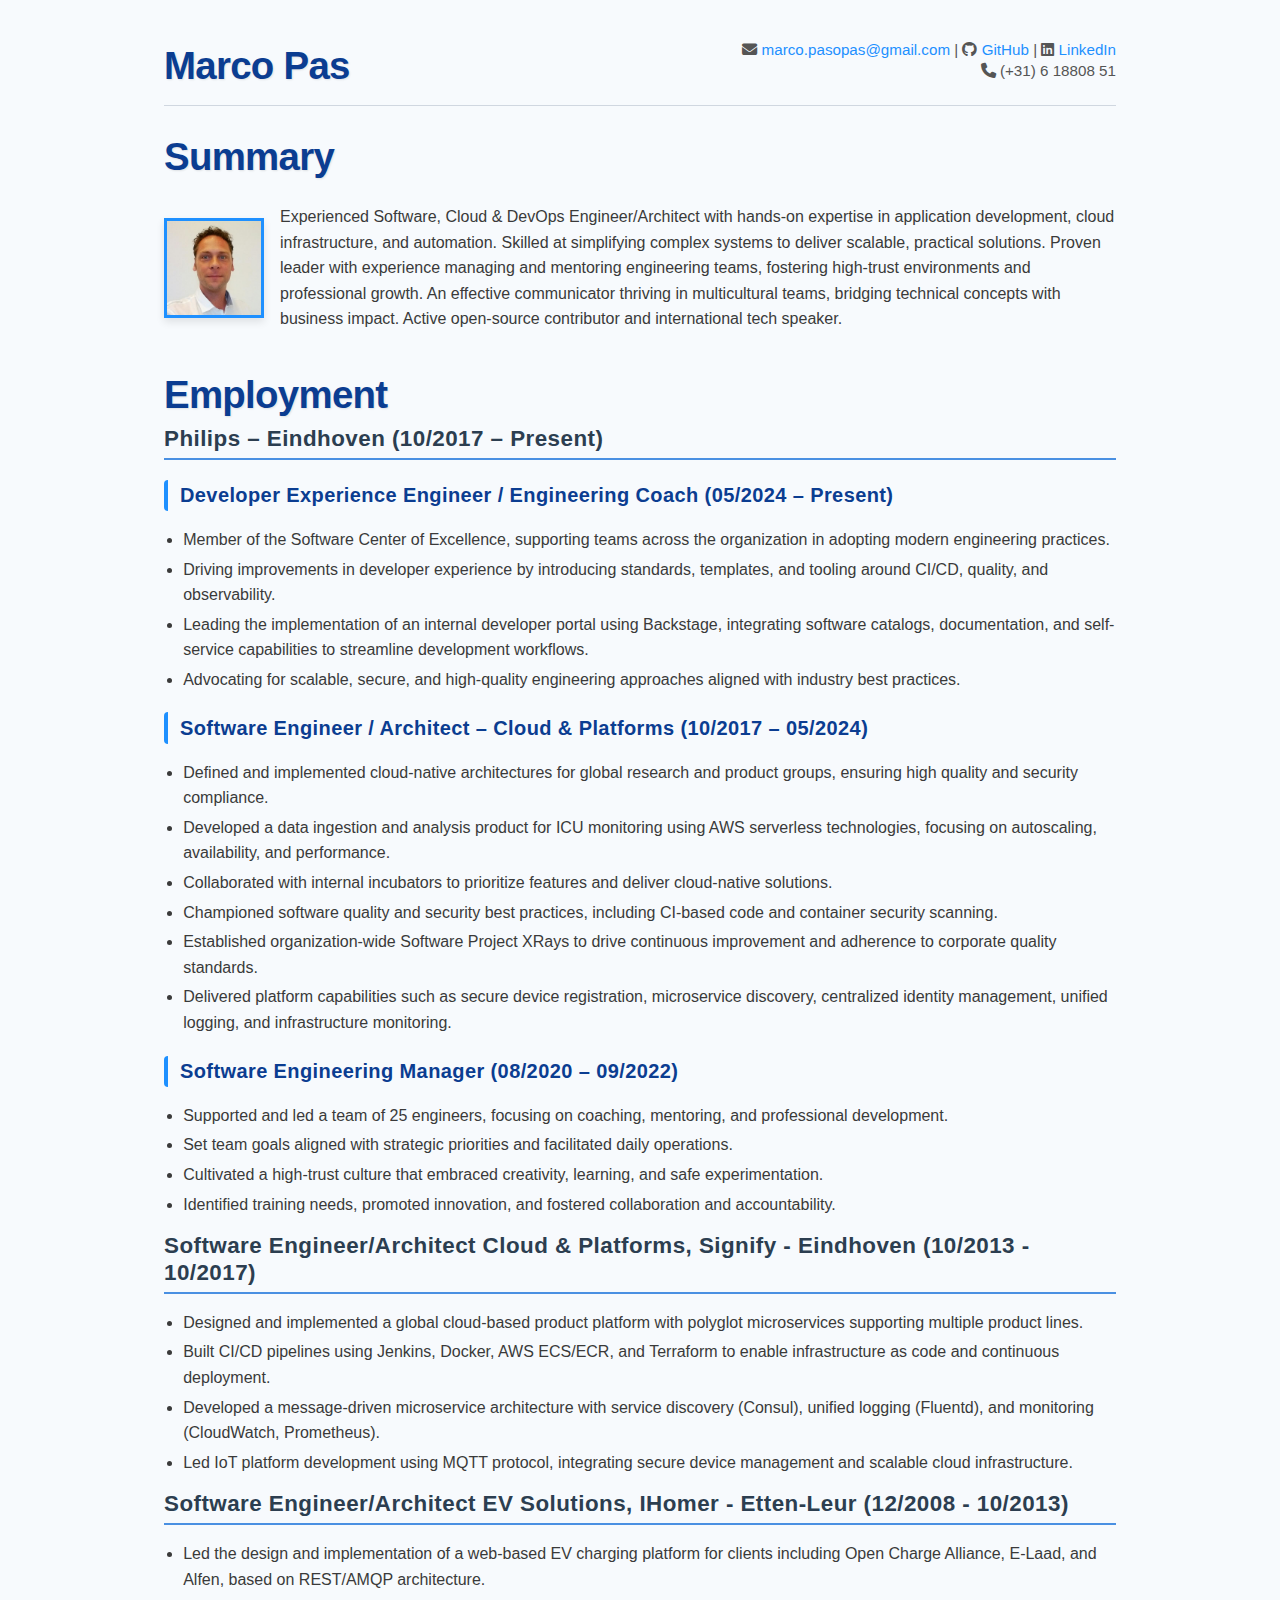
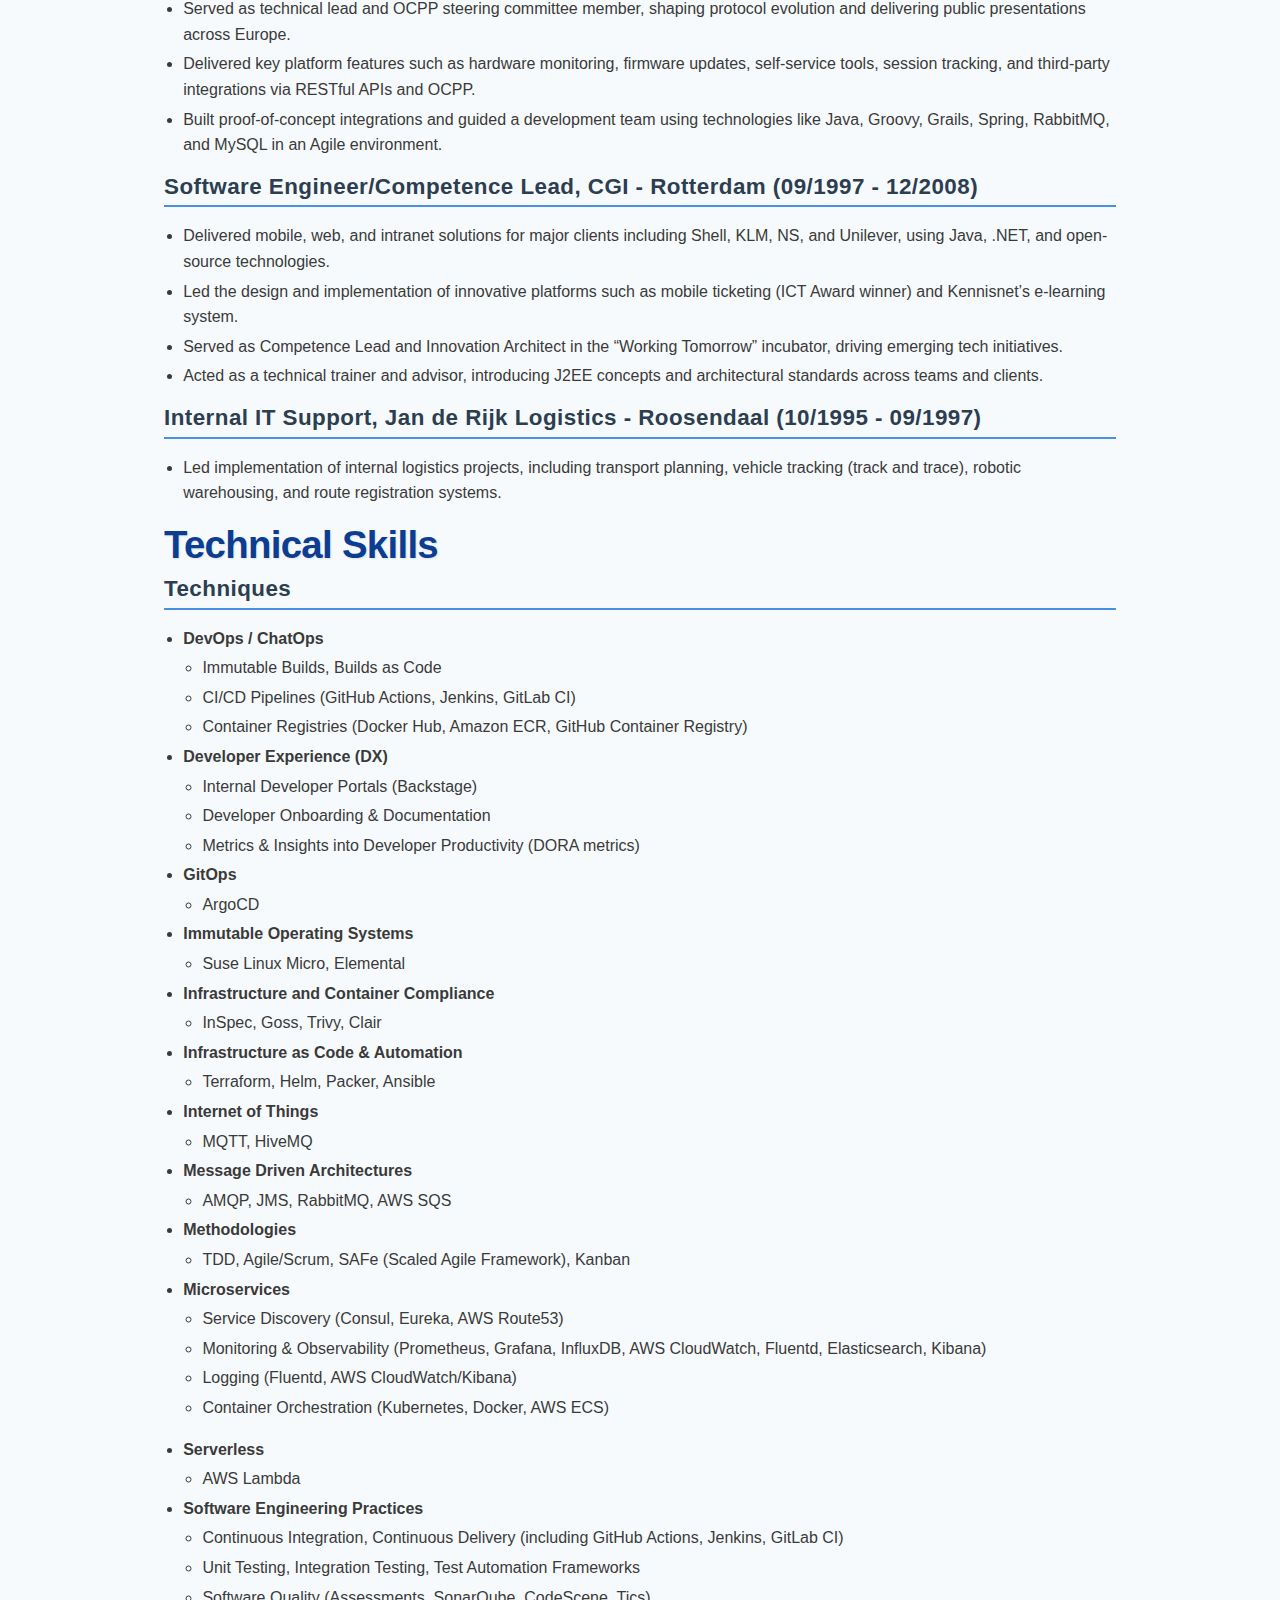
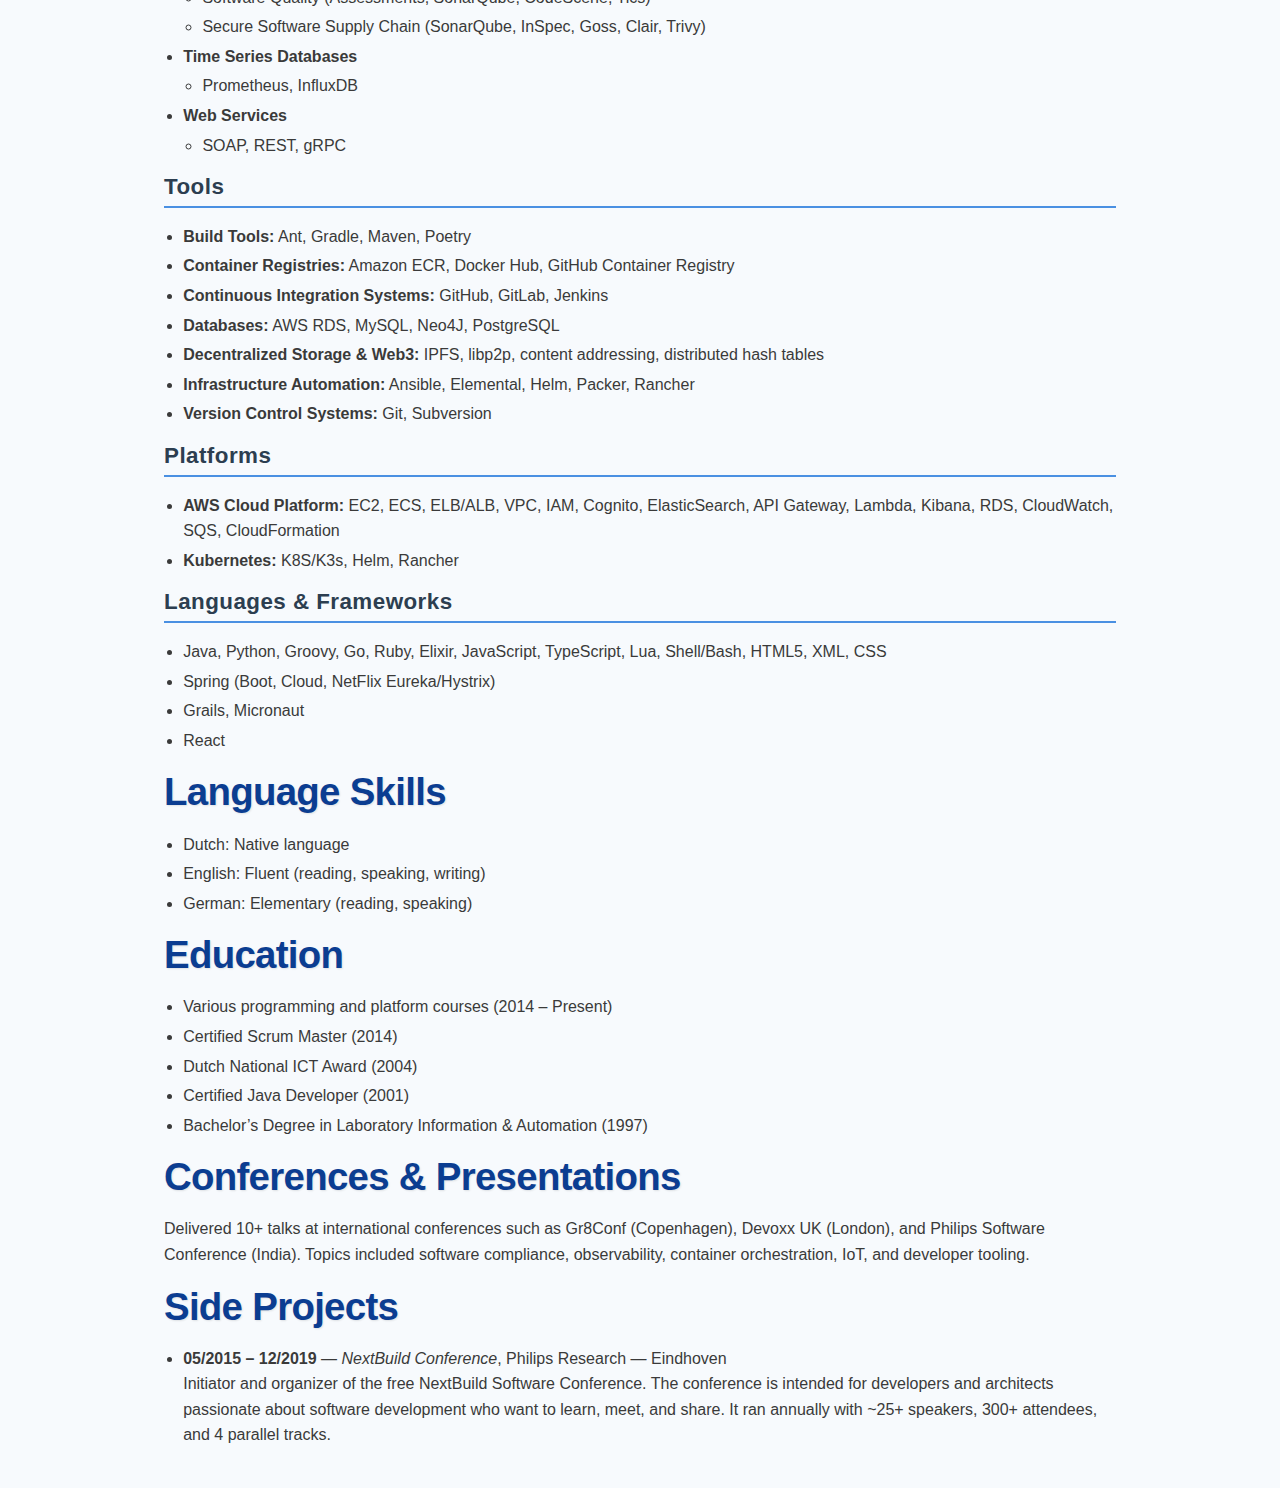
<file: resume.html>
<!DOCTYPE html>
<html xmlns="http://www.w3.org/1999/xhtml" lang="" xml:lang="">
<head>
  <meta charset="utf-8" />
  <meta name="generator" content="pandoc" />
  <meta name="viewport" content="width=device-width, initial-scale=1.0, user-scalable=yes" />
  <title>Marco Pas - Resume</title>
  <style>
    code{white-space: pre-wrap;}
    span.smallcaps{font-variant: small-caps;}
    div.columns{display: flex; gap: min(4vw, 1.5em);}
    div.column{flex: auto; overflow-x: auto;}
    div.hanging-indent{margin-left: 1.5em; text-indent: -1.5em;}
    /* The extra [class] is a hack that increases specificity enough to
       override a similar rule in reveal.js */
    ul.task-list[class]{list-style: none;}
    ul.task-list li input[type="checkbox"] {
      font-size: inherit;
      width: 0.8em;
      margin: 0 0.8em 0.2em -1.6em;
      vertical-align: middle;
    }
    .display.math{display: block; text-align: center; margin: 0.5rem auto;}
  </style>
  <link rel="stylesheet" href="resume.css" />
</head>
<body>
<div class="heading">
<h1>
Marco Pas
</h1>
<p class="info">
<i class="fa-solid fa-envelope"></i> <a
href="mailto:marco.pasopas@gmail.com">marco.pasopas@gmail.com</a> |
<i class="fa-brands fa-github"></i> <a
href="https://github.com/mpas">GitHub</a> |
<i class="fa-brands fa-linkedin"></i> <a
href="https://www.linkedin.com/in/marcopas">LinkedIn</a> <br/>
<i class="fa-solid fa-phone"></i> (+31) 6 18808 51
</p>
</div>
<h1 id="summary">Summary</h1>
<div class="summary-container">
<img src="profile-picture.jpg" alt="Marco Pas" class="summary-photo" />
<p>
Experienced Software, Cloud &amp; DevOps Engineer/Architect with
hands-on expertise in application development, cloud infrastructure, and
automation. Skilled at simplifying complex systems to deliver scalable,
practical solutions. Proven leader with experience managing and
mentoring engineering teams, fostering high-trust environments and
professional growth. An effective communicator thriving in multicultural
teams, bridging technical concepts with business impact. Active
open-source contributor and international tech speaker.
</p>
</div>
<h1 id="employment">Employment</h1>
<h2 id="philips-eindhoven-102017-present">Philips – Eindhoven (10/2017 –
Present)</h2>
<h3
id="developer-experience-engineer-engineering-coach-052024-present">Developer
Experience Engineer / Engineering Coach (05/2024 – Present)</h3>
<ul>
<li>Member of the Software Center of Excellence, supporting teams across
the organization in adopting modern engineering practices.</li>
<li>Driving improvements in developer experience by introducing
standards, templates, and tooling around CI/CD, quality, and
observability.</li>
<li>Leading the implementation of an internal developer portal using
Backstage, integrating software catalogs, documentation, and
self-service capabilities to streamline development workflows.</li>
<li>Advocating for scalable, secure, and high-quality engineering
approaches aligned with industry best practices.</li>
</ul>
<div style="page-break-after: always;">

</div>
<h3
id="software-engineer-architect-cloud-platforms-102017-052024">Software
Engineer / Architect – Cloud &amp; Platforms (10/2017 – 05/2024)</h3>
<ul>
<li>Defined and implemented cloud-native architectures for global
research and product groups, ensuring high quality and security
compliance.</li>
<li>Developed a data ingestion and analysis product for ICU monitoring
using AWS serverless technologies, focusing on autoscaling,
availability, and performance.</li>
<li>Collaborated with internal incubators to prioritize features and
deliver cloud-native solutions.</li>
<li>Championed software quality and security best practices, including
CI-based code and container security scanning.</li>
<li>Established organization-wide Software Project XRays to drive
continuous improvement and adherence to corporate quality
standards.</li>
<li>Delivered platform capabilities such as secure device registration,
microservice discovery, centralized identity management, unified
logging, and infrastructure monitoring.</li>
</ul>
<h3 id="software-engineering-manager-082020-092022">Software Engineering
Manager (08/2020 – 09/2022)</h3>
<ul>
<li>Supported and led a team of 25 engineers, focusing on coaching,
mentoring, and professional development.</li>
<li>Set team goals aligned with strategic priorities and facilitated
daily operations.</li>
<li>Cultivated a high-trust culture that embraced creativity, learning,
and safe experimentation.</li>
<li>Identified training needs, promoted innovation, and fostered
collaboration and accountability.</li>
</ul>
<div style="page-break-after: always;">

</div>
<h2
id="software-engineerarchitect-cloud-platforms-signify---eindhoven-102013---102017">Software
Engineer/Architect Cloud &amp; Platforms, Signify - Eindhoven (10/2013 -
10/2017)</h2>
<ul>
<li>Designed and implemented a global cloud-based product platform with
polyglot microservices supporting multiple product lines.</li>
<li>Built CI/CD pipelines using Jenkins, Docker, AWS ECS/ECR, and
Terraform to enable infrastructure as code and continuous
deployment.</li>
<li>Developed a message-driven microservice architecture with service
discovery (Consul), unified logging (Fluentd), and monitoring
(CloudWatch, Prometheus).</li>
<li>Led IoT platform development using MQTT protocol, integrating secure
device management and scalable cloud infrastructure.</li>
</ul>
<h2
id="software-engineerarchitect-ev-solutions-ihomer---etten-leur-122008---102013">Software
Engineer/Architect EV Solutions, IHomer - Etten-Leur (12/2008 -
10/2013)</h2>
<ul>
<li>Led the design and implementation of a web-based EV charging
platform for clients including Open Charge Alliance, E-Laad, and Alfen,
based on REST/AMQP architecture.</li>
<li>Served as technical lead and OCPP steering committee member, shaping
protocol evolution and delivering public presentations across
Europe.</li>
<li>Delivered key platform features such as hardware monitoring,
firmware updates, self-service tools, session tracking, and third-party
integrations via RESTful APIs and OCPP.</li>
<li>Built proof-of-concept integrations and guided a development team
using technologies like Java, Groovy, Grails, Spring, RabbitMQ, and
MySQL in an Agile environment.</li>
</ul>
<h2
id="software-engineercompetence-lead-cgi---rotterdam-091997---122008">Software
Engineer/Competence Lead, CGI - Rotterdam (09/1997 - 12/2008)</h2>
<ul>
<li>Delivered mobile, web, and intranet solutions for major clients
including Shell, KLM, NS, and Unilever, using Java, .NET, and
open-source technologies.</li>
<li>Led the design and implementation of innovative platforms such as
mobile ticketing (ICT Award winner) and Kennisnet’s e-learning
system.</li>
<li>Served as Competence Lead and Innovation Architect in the “Working
Tomorrow” incubator, driving emerging tech initiatives.</li>
<li>Acted as a technical trainer and advisor, introducing J2EE concepts
and architectural standards across teams and clients.</li>
</ul>
<div style="page-break-after: always;">

</div>
<h2
id="internal-it-support-jan-de-rijk-logistics---roosendaal-101995---091997">Internal
IT Support, Jan de Rijk Logistics - Roosendaal (10/1995 - 09/1997)</h2>
<ul>
<li>Led implementation of internal logistics projects, including
transport planning, vehicle tracking (track and trace), robotic
warehousing, and route registration systems.</li>
</ul>
<div style="page-break-after: always;">

</div>
<h1 id="technical-skills">Technical Skills</h1>
<h2 id="techniques">Techniques</h2>
<ul>
<li><strong>DevOps / ChatOps</strong>
<ul>
<li>Immutable Builds, Builds as Code</li>
<li>CI/CD Pipelines (GitHub Actions, Jenkins, GitLab CI)</li>
<li>Container Registries (Docker Hub, Amazon ECR, GitHub Container
Registry)</li>
</ul></li>
<li><strong>Developer Experience (DX)</strong>
<ul>
<li>Internal Developer Portals (Backstage)</li>
<li>Developer Onboarding &amp; Documentation</li>
<li>Metrics &amp; Insights into Developer Productivity (DORA
metrics)</li>
</ul></li>
<li><strong>GitOps</strong>
<ul>
<li>ArgoCD</li>
</ul></li>
<li><strong>Immutable Operating Systems</strong>
<ul>
<li>Suse Linux Micro, Elemental</li>
</ul></li>
<li><strong>Infrastructure and Container Compliance</strong>
<ul>
<li>InSpec, Goss, Trivy, Clair</li>
</ul></li>
<li><strong>Infrastructure as Code &amp; Automation</strong>
<ul>
<li>Terraform, Helm, Packer, Ansible</li>
</ul></li>
<li><strong>Internet of Things</strong>
<ul>
<li>MQTT, HiveMQ</li>
</ul></li>
<li><strong>Message Driven Architectures</strong>
<ul>
<li>AMQP, JMS, RabbitMQ, AWS SQS</li>
</ul></li>
<li><strong>Methodologies</strong>
<ul>
<li>TDD, Agile/Scrum, SAFe (Scaled Agile Framework), Kanban</li>
</ul></li>
<li><strong>Microservices</strong>
<ul>
<li>Service Discovery (Consul, Eureka, AWS Route53)</li>
<li>Monitoring &amp; Observability (Prometheus, Grafana, InfluxDB, AWS
CloudWatch, Fluentd, Elasticsearch, Kibana)</li>
<li>Logging (Fluentd, AWS CloudWatch/Kibana)</li>
<li>Container Orchestration (Kubernetes, Docker, AWS ECS)</li>
</ul></li>
</ul>
<div style="page-break-after: always;">

</div>
<ul>
<li><strong>Serverless</strong>
<ul>
<li>AWS Lambda</li>
</ul></li>
<li><strong>Software Engineering Practices</strong>
<ul>
<li>Continuous Integration, Continuous Delivery (including GitHub
Actions, Jenkins, GitLab CI)</li>
<li>Unit Testing, Integration Testing, Test Automation Frameworks</li>
<li>Software Quality (Assessments, SonarQube, CodeScene, Tics)</li>
<li>Secure Software Supply Chain (SonarQube, InSpec, Goss, Clair,
Trivy)</li>
</ul></li>
<li><strong>Time Series Databases</strong>
<ul>
<li>Prometheus, InfluxDB</li>
</ul></li>
<li><strong>Web Services</strong>
<ul>
<li>SOAP, REST, gRPC</li>
</ul></li>
</ul>
<h2 id="tools">Tools</h2>
<ul>
<li><strong>Build Tools:</strong> Ant, Gradle, Maven, Poetry</li>
<li><strong>Container Registries:</strong> Amazon ECR, Docker Hub,
GitHub Container Registry</li>
<li><strong>Continuous Integration Systems:</strong> GitHub, GitLab,
Jenkins</li>
<li><strong>Databases:</strong> AWS RDS, MySQL, Neo4J, PostgreSQL</li>
<li><strong>Decentralized Storage &amp; Web3:</strong> IPFS, libp2p,
content addressing, distributed hash tables</li>
<li><strong>Infrastructure Automation:</strong> Ansible, Elemental,
Helm, Packer, Rancher</li>
<li><strong>Version Control Systems:</strong> Git, Subversion</li>
</ul>
<h2 id="platforms">Platforms</h2>
<ul>
<li><strong>AWS Cloud Platform:</strong> EC2, ECS, ELB/ALB, VPC, IAM,
Cognito, ElasticSearch, API Gateway, Lambda, Kibana, RDS, CloudWatch,
SQS, CloudFormation</li>
<li><strong>Kubernetes:</strong> K8S/K3s, Helm, Rancher</li>
</ul>
<h2 id="languages-frameworks">Languages &amp; Frameworks</h2>
<ul>
<li>Java, Python, Groovy, Go, Ruby, Elixir, JavaScript, TypeScript, Lua,
Shell/Bash, HTML5, XML, CSS</li>
<li>Spring (Boot, Cloud, NetFlix Eureka/Hystrix)</li>
<li>Grails, Micronaut</li>
<li>React</li>
</ul>
<h1 id="language-skills">Language Skills</h1>
<ul>
<li>Dutch: Native language</li>
<li>English: Fluent (reading, speaking, writing)</li>
<li>German: Elementary (reading, speaking)</li>
</ul>
<h1 id="education">Education</h1>
<ul>
<li>Various programming and platform courses (2014 – Present)</li>
<li>Certified Scrum Master (2014)</li>
<li>Dutch National ICT Award (2004)</li>
<li>Certified Java Developer (2001)</li>
<li>Bachelor’s Degree in Laboratory Information &amp; Automation
(1997)</li>
</ul>
<h1 id="conferences-presentations">Conferences &amp; Presentations</h1>
<p>Delivered 10+ talks at international conferences such as Gr8Conf
(Copenhagen), Devoxx UK (London), and Philips Software Conference
(India). Topics included software compliance, observability, container
orchestration, IoT, and developer tooling.</p>
<h1 id="side-projects">Side Projects</h1>
<ul>
<li><strong>05/2015 – 12/2019</strong> — <em>NextBuild Conference</em>,
Philips Research — Eindhoven<br />
Initiator and organizer of the free NextBuild Software Conference. The
conference is intended for developers and architects passionate about
software development who want to learn, meet, and share. It ran annually
with ~25+ speakers, 300+ attendees, and 4 parallel tracks.</li>
</ul>
</body>
</html>
</file>
<file: resume.css>
@import url("https://cdnjs.cloudflare.com/ajax/libs/font-awesome/6.4.0/css/all.min.css");

@page {
  margin: 12mm;
}

*,
*::before,
*::after {
  box-sizing: border-box;
}

html {
  font-size: 12pt;
  color: #3a3a3a; /* main text color */
  background: #f7fafd; /* subtle off-white background */
}

body {
  font-family: "Helvetica Neue", Helvetica, Arial, sans-serif;
  line-height: 1.6;
  padding: 1.5rem;
  margin: 0 auto;
  max-width: 1000px;
  color: inherit;
  background: inherit;
}

a {
  color: #1e90ff; /* bright dodger blue */
  text-decoration: none;
  transition: color 0.3s ease;
}
a:hover {
  color: #0d5db8; /* darker blue on hover */
  text-decoration: underline;
}

ul,
ol {
  padding-left: 1.2em;
}
li {
  margin-top: 0.25em;
}

/* Headings */
h1,
h2,
h3,
h4,
h5 {
  margin-top: 0;
  margin-bottom: 0.5rem;
  font-weight: 700;
  letter-spacing: 0.02em;
  line-height: 1.2;
}

/* Name */
h1 {
  font-size: 2.4rem;
  letter-spacing: -0.7px;
  color: #0b3d91;
  text-shadow: 1px 1px 2px rgba(0, 0, 0, 0.1);
  background: none;
}

/* Section headers */
h2 {
  font-size: 1.4rem;
  border-bottom: 2px solid #4a90e2;
  padding-bottom: 0.3rem;
  color: #2c3e50;
  background: none;
}

/* Job titles */
h3 {
  font-size: 1.25rem;
  color: #0b3d91;
  background: none;
  padding: 0.18em 0.6em;
  border-left: 4px solid #1e90ff;
  border-radius: 4px;
  margin-top: 1em;
  margin-bottom: 0.5em;
  font-weight: 700;
  letter-spacing: 0.02em;
}

/* Company name */
h4 {
  font-size: 1.12rem;
  font-weight: 700;
  color: #0b3d91;
  background: none;
  padding: 0.15em 0.7em;
  border-radius: 4px;
  margin-top: 0.7em;
  margin-bottom: 0.3em;
  letter-spacing: 0.01em;
  box-shadow: none;
}

/* Secondary job titles or locations */
h5 {
  font-size: 1.04rem;
  font-weight: 600;
  color: #0b3d91;
  background: none;
  padding: 0.12em 0.55em;
  border-radius: 4px;
  margin-top: 0.5em;
  margin-bottom: 0.2em;
  letter-spacing: 0.01em;
  border-left: 3px solid #1e90ff;
}

/* Optional: Style h6 for even more clarity if used */
h6 {
  font-size: 1rem;
  font-weight: 600;
  color: #34495e;
  background: none;
  padding: 0.1em 0.5em;
  border-radius: 4px;
  margin-top: 0.4em;
  margin-bottom: 0.15em;
  letter-spacing: 0.01em;
  border-left: 2px solid #4a90e2;
}

/* Header container */
.heading {
  display: flex;
  justify-content: space-between;
  align-items: flex-end;
  margin-bottom: 1.75rem;
  border-bottom: 1px solid #d0d7e0;
  padding-bottom: 0.5rem;
}

.heading .info {
  text-align: right;
  font-size: 0.95rem;
  line-height: 1.4;
  color: #555;
}

/* Responsive improvement */
@media screen and (max-width: 600px) {
  .heading {
    flex-direction: column;
    align-items: flex-start;
  }
  .heading .info {
    text-align: left;
    margin-top: 0.5rem;
  }
}

/* Section spacing helper */
.section {
  margin-bottom: 1.75rem;
}

/* Print color handling */
@media print {
  * {
    -webkit-print-color-adjust: exact;
    print-color-adjust: exact;
  }
  h2 {
    font-size: 1rem !important;
    padding-bottom: 0.15rem !important;
  }
  h3 {
    font-size: 0.9rem !important;
    padding: 0.1em 0.3em !important;
  }
}

/* Summary container */
.summary-container {
  display: flex;
  align-items: center;
  gap: 1rem;
  margin-bottom: 1.5rem;
}

/* Summary photo */
.summary-photo {
  width: 100px;
  height: 100px;
  border-radius: 0; /* Make square */
  object-fit: cover;
  box-shadow: 0 4px 8px rgba(0, 0, 0, 0.1);
  border: 3px solid #1e90ff;
  transition: transform 0.3s ease;
}
.summary-photo:hover {
  transform: scale(1.05);
}
</file>
